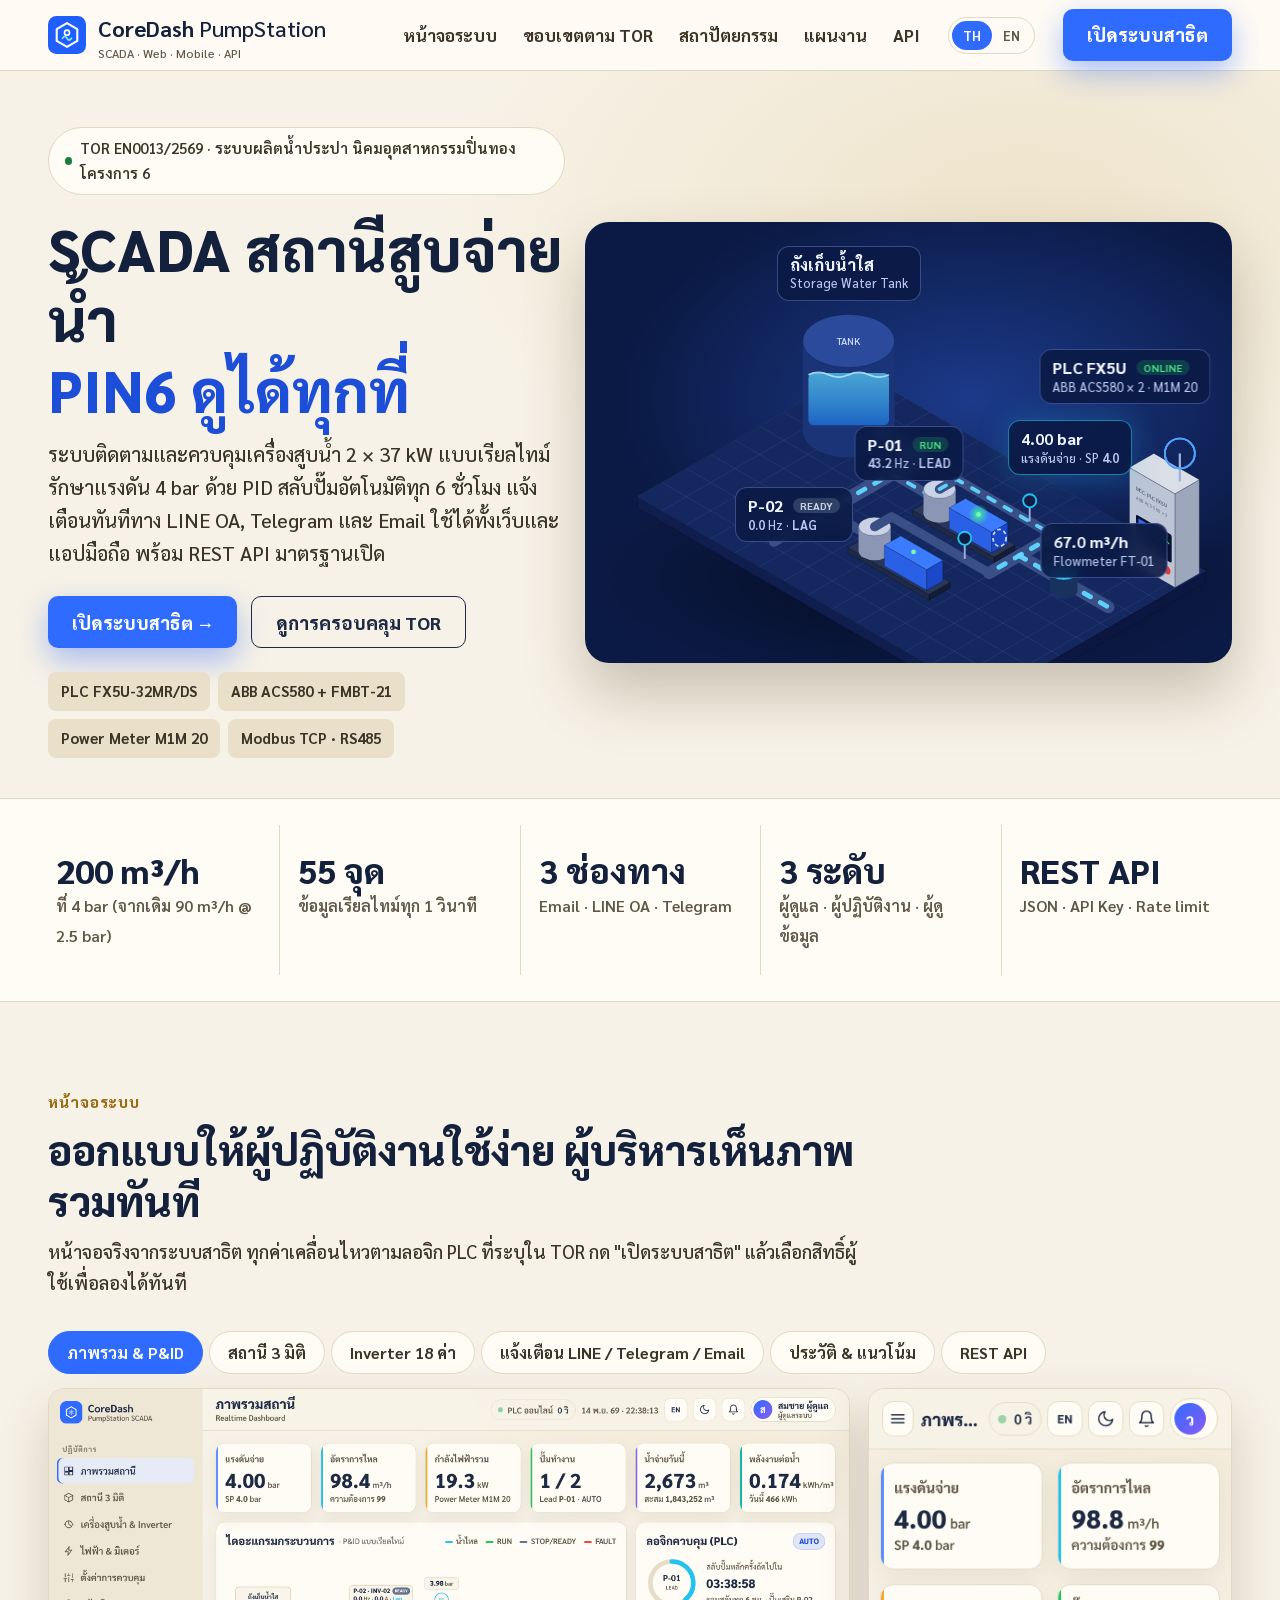
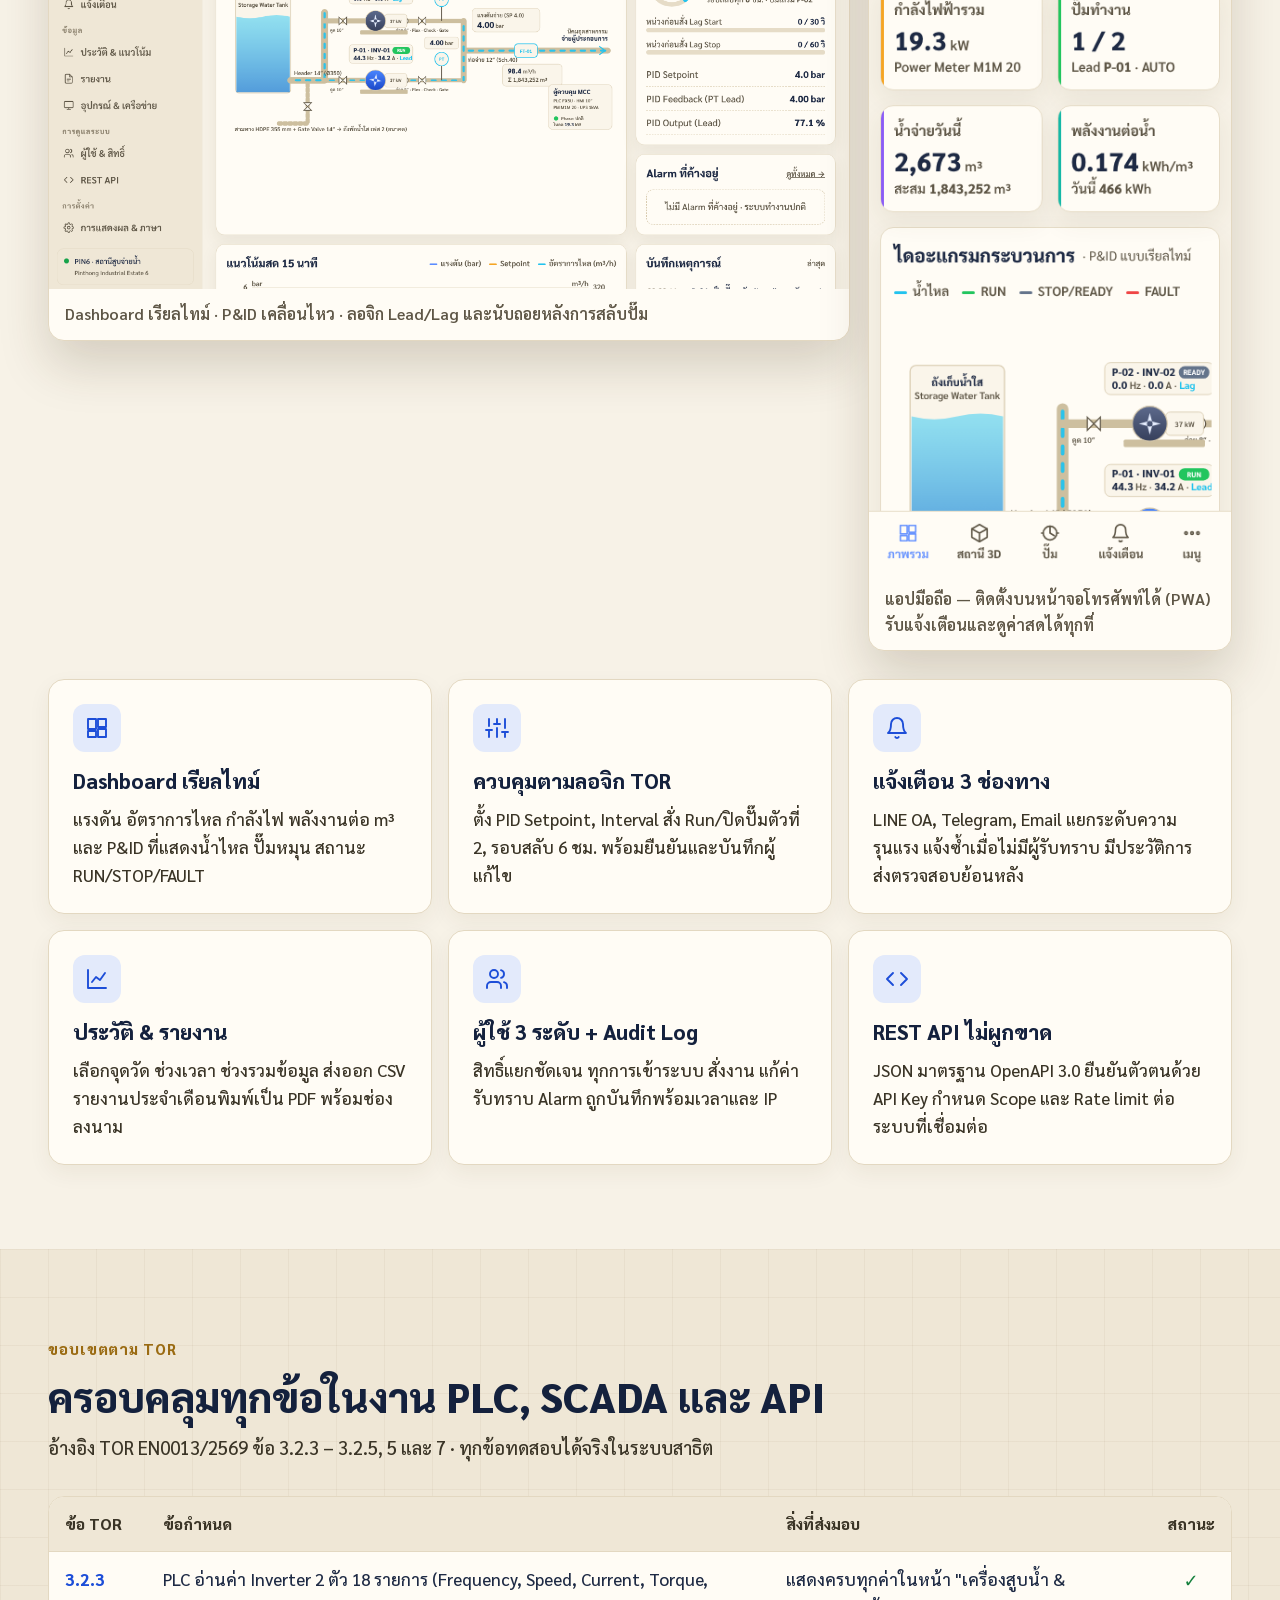
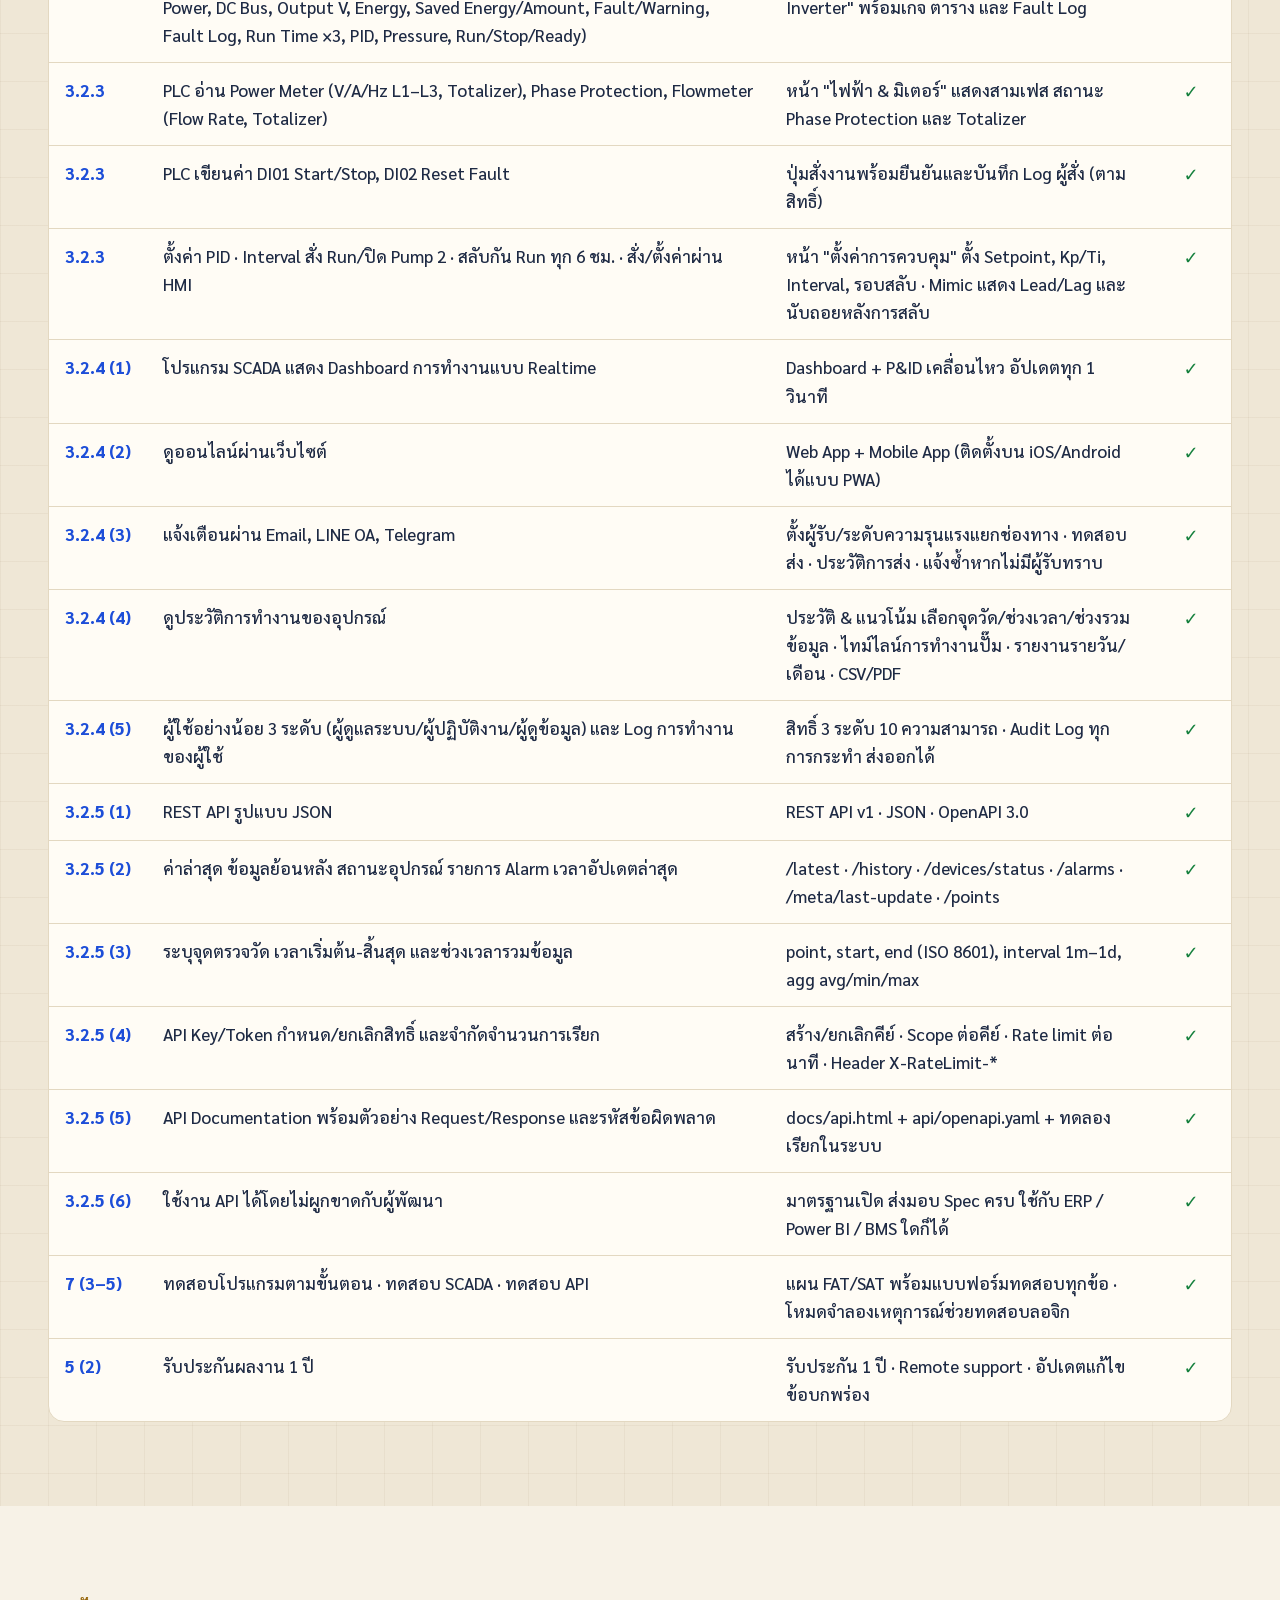
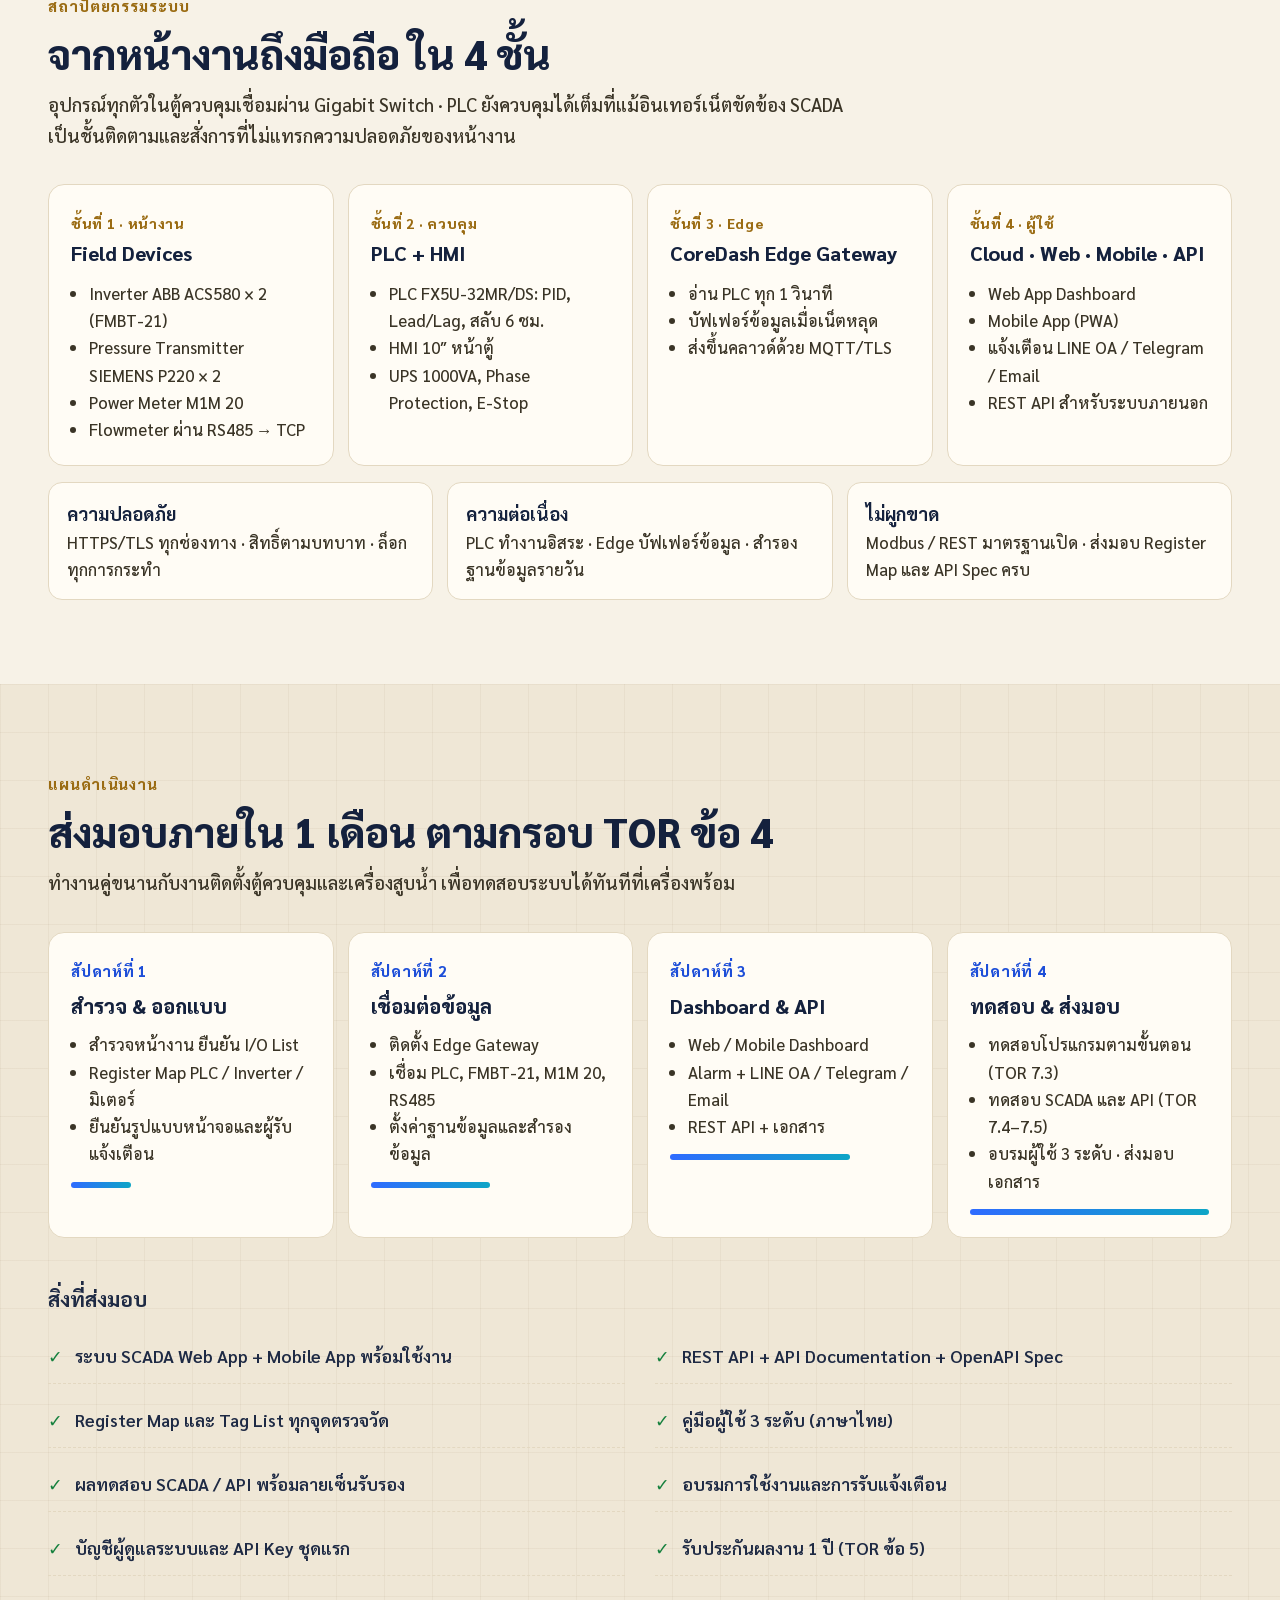
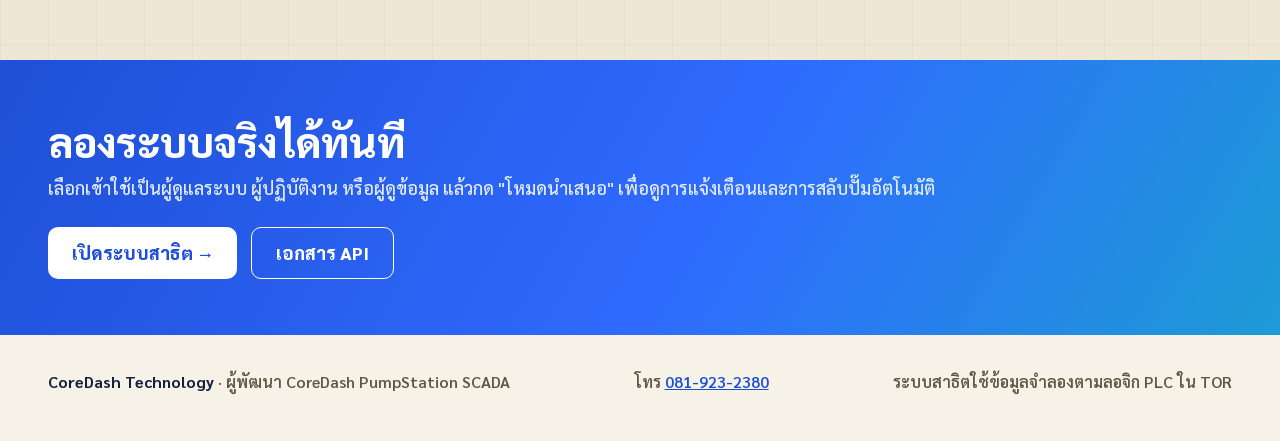
<file: index.html>
<!doctype html>
<html lang="th">
<head>
<meta charset="utf-8">
<meta name="viewport" content="width=device-width, initial-scale=1">
<title>CoreDash PumpStation · SCADA สถานีสูบจ่ายน้ำ PIN6</title>
<meta name="description" content="ข้อเสนอระบบ SCADA, Web App Dashboard, Mobile App และ REST API สำหรับสถานีสูบจ่ายน้ำประปา นิคมอุตสาหกรรมปิ่นทอง โครงการ 6 ตาม TOR EN0013/2569">
<meta name="theme-color" content="#081230">
<link rel="icon" href="app/icons/icon.svg" type="image/svg+xml">
<link rel="preconnect" href="https://fonts.googleapis.com">
<link rel="stylesheet" href="https://fonts.googleapis.com/css2?family=Sarabun:wght@400;500;600;700;800&display=swap">
<style>
:root{--bg:#F7F2E7;--bg2:#EFE7D6;--panel:#FFFCF5;--line:#E3D8C1;--text:#1E2A44;--muted:#5E5646;--blue:#2F6BFF;--cyan:#0EA5C6;--green:#15803D;--amber:#B7791F;--num:'Sarabun',sans-serif;--navy:#0B1A45}
*{box-sizing:border-box}html{scroll-behavior:smooth}
body{margin:0;background:var(--bg);color:var(--text);font-family:'Sarabun',system-ui,sans-serif;font-size:18px;font-weight:500;line-height:1.65;overflow-x:clip}
a{color:#1D4ED8}
.wrap{max-width:1240px;margin:0 auto;padding:0 28px}
.grid-bg{background-image:linear-gradient(rgba(120,100,60,.06) 1px,transparent 1px),linear-gradient(90deg,rgba(120,100,60,.06) 1px,transparent 1px);background-size:48px 48px}
header.nav{position:sticky;top:0;z-index:30;background:rgba(255,252,245,.9);backdrop-filter:blur(10px);border-bottom:1px solid var(--line)}
header .wrap{display:flex;align-items:center;gap:28px;min-height:70px}
.brand{display:flex;align-items:center;gap:12px;text-decoration:none;color:#14213D;font-family:var(--num);font-size:22px}
.brand img{width:38px;height:38px}
.brand small{display:block;font-family:'Sarabun',sans-serif;font-size:12px;color:var(--muted);line-height:1.1}
nav.links{display:flex;gap:26px;margin-left:auto;font-weight:700;font-size:17px}
nav.links a{color:#3A3426;text-decoration:none}nav.links a:hover{color:#1D4ED8}
.btn{display:inline-flex;align-items:center;gap:10px;min-height:52px;padding:0 24px;border-radius:10px;font-family:var(--num);font-weight:800;font-size:18px;text-decoration:none;white-space:nowrap}
.lang{display:flex;border:1px solid var(--line);border-radius:999px;padding:3px}.lang button{border:0;background:none;color:#5E5646;font:700 13px var(--num);padding:6px 11px;border-radius:999px;cursor:pointer}.lang button.on{background:var(--blue);color:#fff}
.btn.p{background:var(--blue);color:#fff;box-shadow:0 12px 30px rgba(47,107,255,.4)}.btn.p:hover{background:#1F57E6}
.btn.g{border:1.5px solid #1E2A44;color:#1E2A44}.btn.g:hover{background:rgba(30,42,68,.06)}
.hero{position:relative;padding:56px 0 40px;background:radial-gradient(900px 520px at 80% 20%,rgba(214,184,120,.25),transparent 65%)}
.hero .wrap{display:grid;grid-template-columns:minmax(0,1fr) minmax(0,1.25fr);gap:20px;align-items:center}
.eyebrow{display:inline-flex;align-items:center;gap:8px;padding:8px 16px;border-radius:999px;border:1px solid var(--line);background:var(--panel);font-size:15px;font-weight:600;color:#3A3426}
.eyebrow i{width:8px;height:8px;border-radius:50%;background:var(--green);animation:pulse 1.6s infinite}
h1{font-family:var(--num);font-size:clamp(40px,4.6vw,66px);font-weight:800;line-height:1.2;margin:18px 0 14px;color:#14213D}
h1 span{color:#1D4ED8}
.lead{font-size:20px;color:#3A3426;margin:0 0 26px;max-width:560px}
.cta{display:flex;gap:14px;flex-wrap:wrap}
.facts{display:flex;flex-wrap:wrap;gap:8px;margin-top:24px}
.facts span{padding:7px 13px;border-radius:8px;background:#EAE0CA;font-size:15px;font-weight:700;color:#3A3426}
.stage{position:relative;aspect-ratio:690/470;perspective:1600px;border-radius:24px;background:radial-gradient(500px 300px at 60% 40%,#1C3A8A,#0B1A45 70%);box-shadow:0 30px 60px rgba(60,45,15,.25);overflow:hidden}
.stage .iso{width:100%;height:100%;display:block;animation:tilt 14s ease-in-out infinite;transform-origin:50% 60%}
@keyframes tilt{0%,100%{transform:rotateX(3deg) rotateY(-4deg)}50%{transform:rotateX(5deg) rotateY(4deg)}}
.iso .flow{stroke-dasharray:8 12;animation:flow .9s linear infinite;opacity:.95;transition:opacity .5s}
.iso .spin{animation:spin 1s linear infinite}
.iso .pulse{animation:glow 1.6s ease-in-out infinite}
.iso .ripple{animation:rip 2.4s ease-out infinite}
.iso .wave{animation:wv 3s ease-in-out infinite}
.iso .hmi{stroke-dasharray:60;animation:hmi 3s linear infinite}
.chip3d{position:absolute;transform:translate(calc(-50% + var(--dx)),calc(-100% + var(--dy)));display:flex;flex-direction:column;padding:8px 12px;border-radius:12px;background:rgba(11,26,69,.88);border:1px solid rgba(140,170,255,.35);backdrop-filter:blur(8px);white-space:nowrap;animation:float 5s ease-in-out infinite;line-height:1.3;pointer-events:none}
.chip3d.hot{border-color:rgba(34,195,238,.6);box-shadow:0 0 30px rgba(34,195,238,.25)}
.chip3d{color:#EEF3FF}.chip3d .k{font-family:var(--num);font-weight:800;font-size:16px}.chip3d .s{font-size:12.5px;color:#B9C6EE}
.chip3d b{font-family:var(--num)}
.st{font-style:normal;font-size:10.5px;font-weight:700;padding:1px 7px;border-radius:999px;margin-left:6px;background:rgba(148,163,184,.25);color:#CBD5E1;vertical-align:2px}
.st.run{background:rgba(34,197,94,.2);color:#4ADE80}.st.fault{background:rgba(239,68,68,.25);color:#FF8A8A}
.stats{border-top:1px solid var(--line);border-bottom:1px solid var(--line);background:var(--panel)}
.stats .wrap{display:grid;grid-template-columns:repeat(5,minmax(0,1fr));gap:0}
.stats div{padding:26px 18px;border-left:1px solid var(--line)}.stats div:first-child{border-left:0}
.stats b{display:block;font-family:var(--num);font-size:34px;font-weight:800;color:#14213D;line-height:1.15}.stats span{font-size:16px;font-weight:600;color:var(--muted)}
section{padding:84px 0}
.sec-h{max-width:820px;margin-bottom:34px}
.sec-h .tag{font-size:15px;font-weight:800;letter-spacing:.06em;color:#9A6B12}
h2{font-family:var(--num);font-size:clamp(30px,3.2vw,44px);font-weight:800;line-height:1.25;margin:8px 0 10px;color:#14213D}
.sec-h p{color:#3A3426;font-size:18.5px;margin:0}
.shots{display:grid;grid-template-columns:2.2fr 1fr;gap:18px;align-items:start}
.shot{border-radius:16px;overflow:hidden;border:1px solid var(--line);background:var(--panel);box-shadow:0 24px 50px rgba(60,45,15,.18)}
.shot img{display:block;width:100%;height:auto}
.shot figcaption{padding:12px 16px;font-size:16px;font-weight:600;color:var(--muted)}
.tabs{display:flex;gap:6px;flex-wrap:wrap;margin-bottom:14px}
.tabs button{border:1px solid var(--line);background:var(--panel);color:#3A3426;padding:10px 18px;border-radius:999px;font:700 16px 'Sarabun',sans-serif;cursor:pointer}
.tabs button.on{background:var(--blue);border-color:var(--blue);color:#fff}
.feat{display:grid;grid-template-columns:repeat(3,minmax(0,1fr));gap:16px}
.f{padding:24px;border-radius:16px;background:var(--panel);border:1px solid var(--line);box-shadow:0 8px 22px rgba(60,45,15,.06)}
.f h3{margin:12px 0 6px;font-size:21px;font-weight:800;color:#14213D}.f p{margin:0;color:#3A3426;font-size:17px}
.f .ic{width:48px;height:48px;border-radius:12px;background:#E3EAFB;display:flex;align-items:center;justify-content:center}
.f .ic svg{width:24px;height:24px;fill:none;stroke:#1D4ED8;stroke-width:1.9;stroke-linecap:round;stroke-linejoin:round}
.tor{width:100%;border-collapse:collapse;font-size:17px}
.tor-wrap{border:1px solid var(--line);border-radius:16px;overflow:auto;background:var(--panel)}
.tor th{text-align:left;padding:14px 16px;background:#EFE7D6;font-size:15.5px;font-weight:800;color:#3A3426;white-space:nowrap}
.tor td{padding:13px 16px;border-top:1px solid var(--line);vertical-align:top}
.tor td.cl{font-family:var(--num);font-weight:800;white-space:nowrap;color:#1D4ED8}
.tor td.ok{color:var(--green);font-weight:700;font-size:18px;text-align:center}
.arch{display:grid;grid-template-columns:repeat(4,minmax(0,1fr));gap:14px;position:relative}
.layer{padding:22px;border-radius:16px;background:var(--panel);border:1px solid var(--line)}
.layer h4{margin:0 0 4px;font-family:var(--num);font-size:20px;font-weight:800;color:#14213D}.layer .lv{font-size:14px;color:#9A6B12;font-weight:800;letter-spacing:.05em}
.layer ul{margin:10px 0 0;padding-left:18px;color:#3A3426;font-size:16.5px}
.sec-list{display:grid;grid-template-columns:repeat(3,minmax(0,1fr));gap:14px;margin-top:16px}
.sec-list div{padding:16px 18px;border-radius:14px;border:1px solid var(--line);background:var(--panel);font-size:16.5px;color:#3A3426}.sec-list b{color:#14213D;display:block;font-size:18px}
.plan{display:grid;grid-template-columns:repeat(4,minmax(0,1fr));gap:14px}
.wk{padding:22px;border-radius:16px;background:var(--panel);border:1px solid var(--line);position:relative}
.wk .n{font-family:var(--num);font-size:15px;font-weight:800;color:#1D4ED8;letter-spacing:.05em}
.wk h4{margin:6px 0 8px;font-size:20px;font-weight:800;color:#14213D}.wk ul{margin:0;padding-left:18px;color:#3A3426;font-size:16.5px}
.wk .bar{height:6px;border-radius:6px;background:linear-gradient(90deg,var(--blue),var(--cyan));margin-top:14px}
.deliv{display:grid;grid-template-columns:repeat(2,minmax(0,1fr));gap:10px 30px;padding:0;list-style:none;margin:0}
.deliv li{font-size:17.5px;font-weight:600;padding:12px 0;border-bottom:1px dashed var(--line);display:flex;gap:12px}.deliv li::before{content:"✓";color:var(--green);font-weight:700}
.cta-band{background:linear-gradient(120deg,#1F4FD6,#2F6BFF 55%,#1D9BD6);padding:56px 0}
.cta-band .wrap{display:flex;align-items:center;justify-content:space-between;gap:24px;flex-wrap:wrap}
.cta-band h2{margin:0}.cta-band p{margin:6px 0 0;color:#E3ECFF;font-size:18px}.cta-band h2{color:#fff}.cta-band .btn.g{border-color:#fff;color:#fff}
.cta-band .btn.p{background:#fff;color:#1F4FD6;box-shadow:none}
footer{padding:34px 0 46px;color:var(--muted);font-size:16px;font-weight:600}
footer .wrap{display:flex;gap:16px;flex-wrap:wrap;justify-content:space-between}
@keyframes flow{to{stroke-dashoffset:-40}}@keyframes spin{to{transform:rotate(360deg)}}@keyframes pulse{50%{opacity:.35}}
@keyframes glow{0%,100%{opacity:.5}50%{opacity:1}}@keyframes rip{0%{transform:scale(.3);opacity:.9}100%{transform:scale(2.6);opacity:0}}
@keyframes wv{50%{transform:translateX(-4px)}}@keyframes hmi{from{stroke-dashoffset:60}to{stroke-dashoffset:-60}}
@keyframes float{0%,100%{margin-top:0}50%{margin-top:-5px}}
@media (max-width:1024px){.hero .wrap{grid-template-columns:1fr}nav.links{display:none}.stats .wrap{grid-template-columns:repeat(3,1fr)}.feat,.arch,.plan{grid-template-columns:repeat(2,1fr)}.shots{grid-template-columns:1fr}.sec-list{grid-template-columns:1fr 1fr}}
@media (max-width:640px){.wrap{padding:0 18px}.lang{margin-left:auto}.stats .wrap{grid-template-columns:1fr 1fr}.stats div{border-left:0;border-top:1px solid var(--line)}.feat,.arch,.plan,.deliv,.sec-list{grid-template-columns:1fr}.chip3d{transform:translate(-50%,-100%) scale(.72);transform-origin:50% 100%}.chip3d .s{display:none}header .btn{display:none}section{padding:60px 0}}
@media (prefers-reduced-motion:reduce){*{animation:none !important}}
</style>
</head>
<body>
<header class="nav"><div class="wrap">
<a class="brand" href="#top"><img src="app/icons/icon.svg" alt=""><span><b>CoreDash</b> PumpStation<small>SCADA · Web · Mobile · API</small></span></a>
<nav class="links" aria-label="เมนูหลัก"><a href="#screens">หน้าจอระบบ</a><a href="#tor">ขอบเขตตาม TOR</a><a href="#arch">สถาปัตยกรรม</a><a href="#plan">แผนงาน</a><a href="docs/api.html">API</a></nav>
<div class="lang"><button data-lang-btn="th">TH</button><button data-lang-btn="en">EN</button></div>
<a class="btn p" href="app/">เปิดระบบสาธิต</a>
</div></header>

<div class="hero grid-bg" id="top"><div class="wrap">
<div>
<span class="eyebrow"><i></i>TOR EN0013/2569 · ระบบผลิตน้ำประปา นิคมอุตสาหกรรมปิ่นทอง โครงการ 6</span>
<h1>SCADA สถานีสูบจ่ายน้ำ<br><span>PIN6 ดูได้ทุกที่</span></h1>
<p class="lead">ระบบติดตามและควบคุมเครื่องสูบน้ำ 2 × 37 kW แบบเรียลไทม์ รักษาแรงดัน 4 bar ด้วย PID สลับปั๊มอัตโนมัติทุก 6 ชั่วโมง แจ้งเตือนทันทีทาง LINE OA, Telegram และ Email ใช้ได้ทั้งเว็บและแอปมือถือ พร้อม REST API มาตรฐานเปิด</p>
<div class="cta"><a class="btn p" href="app/">เปิดระบบสาธิต →</a><a class="btn g" href="#tor">ดูการครอบคลุม TOR</a></div>
<div class="facts"><span>PLC FX5U-32MR/DS</span><span>ABB ACS580 + FMBT-21</span><span>Power Meter M1M 20</span><span>Modbus TCP · RS485</span></div>
</div>
<div class="stage"><svg viewBox="70 -20 690 470" class="iso" role="img" aria-label="ภาพจำลอง 3 มิติ สถานีสูบจ่ายน้ำ PIN6: ถังน้ำใส ปั๊ม 2 ชุด ท่อดูด 14 นิ้ว ท่อจ่าย 12 นิ้ว Flowmeter และตู้ควบคุม"><defs><linearGradient id="wt" x1="0" x2="0" y1="0" y2="1"><stop offset="0" stop-color="#5FD9FF" stop-opacity=".75"/><stop offset="1" stop-color="#1C6FD6" stop-opacity=".9"/></linearGradient><radialGradient id="gl"><stop offset="0" stop-color="#3CF08C"/><stop offset="1" stop-color="#3CF08C" stop-opacity="0"/></radialGradient><radialGradient id="sh"><stop offset="0" stop-color="#000" stop-opacity=".5"/><stop offset="1" stop-color="#000" stop-opacity="0"/></radialGradient></defs><ellipse cx="429" cy="360" rx="360" ry="120" fill="url(#sh)"/><polygon points="732.4,365.0 498.6,500.0 498.6,488.0 732.4,353.0" fill="#0B1740" stroke="rgba(5,10,30,.35)" stroke-width="0.7" stroke-linejoin="round"/><polygon points="126.2,285.0 498.6,500.0 498.6,488.0 126.2,273.0" fill="#0F1E4E" stroke="rgba(5,10,30,.35)" stroke-width="0.7" stroke-linejoin="round"/><polygon points="360.0,138.0 732.4,353.0 498.6,488.0 126.2,273.0" fill="#14275E" stroke="rgba(5,10,30,.35)" stroke-width="0.7" stroke-linejoin="round"/><g transform="matrix(0.8660254 0.5 -0.8660254 0.5 360 138)"><line x1="0" y1="0" x2="0" y2="270" stroke="rgba(122,162,255,.12)" stroke-width="1"/><line x1="30" y1="0" x2="30" y2="270" stroke="rgba(122,162,255,.12)" stroke-width="1"/><line x1="60" y1="0" x2="60" y2="270" stroke="rgba(122,162,255,.12)" stroke-width="1"/><line x1="90" y1="0" x2="90" y2="270" stroke="rgba(122,162,255,.12)" stroke-width="1"/><line x1="120" y1="0" x2="120" y2="270" stroke="rgba(122,162,255,.12)" stroke-width="1"/><line x1="150" y1="0" x2="150" y2="270" stroke="rgba(122,162,255,.12)" stroke-width="1"/><line x1="180" y1="0" x2="180" y2="270" stroke="rgba(122,162,255,.12)" stroke-width="1"/><line x1="210" y1="0" x2="210" y2="270" stroke="rgba(122,162,255,.12)" stroke-width="1"/><line x1="240" y1="0" x2="240" y2="270" stroke="rgba(122,162,255,.12)" stroke-width="1"/><line x1="270" y1="0" x2="270" y2="270" stroke="rgba(122,162,255,.12)" stroke-width="1"/><line x1="300" y1="0" x2="300" y2="270" stroke="rgba(122,162,255,.12)" stroke-width="1"/><line x1="330" y1="0" x2="330" y2="270" stroke="rgba(122,162,255,.12)" stroke-width="1"/><line x1="360" y1="0" x2="360" y2="270" stroke="rgba(122,162,255,.12)" stroke-width="1"/><line x1="390" y1="0" x2="390" y2="270" stroke="rgba(122,162,255,.12)" stroke-width="1"/><line x1="420" y1="0" x2="420" y2="270" stroke="rgba(122,162,255,.12)" stroke-width="1"/><line x1="0" y1="0" x2="430" y2="0" stroke="rgba(122,162,255,.12)" stroke-width="1"/><line x1="0" y1="30" x2="430" y2="30" stroke="rgba(122,162,255,.12)" stroke-width="1"/><line x1="0" y1="60" x2="430" y2="60" stroke="rgba(122,162,255,.12)" stroke-width="1"/><line x1="0" y1="90" x2="430" y2="90" stroke="rgba(122,162,255,.12)" stroke-width="1"/><line x1="0" y1="120" x2="430" y2="120" stroke="rgba(122,162,255,.12)" stroke-width="1"/><line x1="0" y1="150" x2="430" y2="150" stroke="rgba(122,162,255,.12)" stroke-width="1"/><line x1="0" y1="180" x2="430" y2="180" stroke="rgba(122,162,255,.12)" stroke-width="1"/><line x1="0" y1="210" x2="430" y2="210" stroke="rgba(122,162,255,.12)" stroke-width="1"/><line x1="0" y1="240" x2="430" y2="240" stroke="rgba(122,162,255,.12)" stroke-width="1"/><line x1="0" y1="270" x2="430" y2="270" stroke="rgba(122,162,255,.12)" stroke-width="1"/></g><ellipse cx="351.3" cy="203.0" rx="49.0" ry="28.3" fill="#1B3478"/><rect x="302.4" y="107.0" width="98.0" height="96.0" fill="#1B3478"/><ellipse cx="351.3" cy="107.0" rx="49.0" ry="28.3" fill="#2B4A9C" stroke="rgba(5,10,30,.35)" stroke-width="0.7" stroke-linejoin="round"/><rect x="308.4" y="141.0" width="86.0" height="56.0" rx="6" fill="url(#wt)" opacity=".9"/><path class="wave" d="M308.4 143.0 q 10.7 -5 21.5 0 t 21.5 0 t 21.5 0 t 21.5 0" fill="none" stroke="#BFF1FF" stroke-width="2" opacity=".8"/><text x="351.3" y="111.0" text-anchor="middle" font-size="11" fill="#CFE0FF" font-family="Sarabun">TANK</text><path d="M386.0 205.0 L429.3 230.0 L308.0 300.0" fill="none" stroke="#3A4F86" stroke-width="15" stroke-linecap="round" stroke-linejoin="round" class="" /><path d="M386.0 205.0 L429.3 230.0 L308.0 300.0" fill="none" stroke="#5FD9FF" stroke-width="5" stroke-linecap="round" stroke-linejoin="round" class="flow f1" /><path d="M308.0 300.0 L269.1 322.5" fill="none" stroke="#3A4F86" stroke-width="11" stroke-linecap="round" stroke-linejoin="round" class="" stroke-dasharray="6 6"/><polygon points="725.5,355.0 699.5,370.0 699.5,270.0 725.5,255.0" fill="#9DA7BC" stroke="rgba(5,10,30,.35)" stroke-width="0.7" stroke-linejoin="round"/><polygon points="651.0,342.0 699.5,370.0 699.5,270.0 651.0,242.0" fill="#BCC5D6" stroke="rgba(5,10,30,.35)" stroke-width="0.7" stroke-linejoin="round"/><polygon points="677.0,227.0 725.5,255.0 699.5,270.0 651.0,242.0" fill="#D9DEE7" stroke="rgba(5,10,30,.35)" stroke-width="0.7" stroke-linejoin="round"/><g transform="matrix(0.8660254 0.5 0 1 650.98 242.00)"><rect x="8" y="46" width="44" height="30" rx="2" fill="#071233"/><polyline class="hmi" points="11,70 17,64 23,66 29,58 35,61 41,54 49,57" fill="none" stroke="#3CF08C" stroke-width="1.4"/><rect x="11" y="49" width="14" height="5" fill="#2F6BFF"/><circle cx="12" cy="86" r="3" fill="#22C55E"/><circle cx="21" cy="86" r="3" fill="#F5A524"/><circle cx="46" cy="86" r="4.5" fill="#E53935"/><text x="8" y="20" font-size="6" fill="#4A5570" font-family="Sarabun">MCC · PLC FX5U</text><text x="8" y="30" font-size="5" fill="#6A7590" font-family="Sarabun">ABB ACS580 × 2</text></g><line x1="704.7" y1="257.0" x2="704.7" y2="227.0" stroke="#9FB0DE" stroke-width="2.4"/><circle class="ripple" cx="704.7" cy="227.0" r="16" fill="none" stroke="#4DA3FF" stroke-width="1.8" style="animation-delay:-0.0s;transform-origin:704.7px 227.0px"/><circle class="ripple" cx="704.7" cy="227.0" r="16" fill="none" stroke="#4DA3FF" stroke-width="1.8" style="animation-delay:-0.8s;transform-origin:704.7px 227.0px"/><circle class="ripple" cx="704.7" cy="227.0" r="16" fill="none" stroke="#4DA3FF" stroke-width="1.8" style="animation-delay:-1.6s;transform-origin:704.7px 227.0px"/><path d="M397.2 248.5 L437.1 271.5" fill="none" stroke="#3A4F86" stroke-width="10" stroke-linecap="round" stroke-linejoin="round" class="" /><path d="M397.2 248.5 L437.1 271.5" fill="none" stroke="#5FD9FF" stroke-width="4" stroke-linecap="round" stroke-linejoin="round" class="flow pp1" /><polygon points="528.9,330.5 506.4,343.5 506.4,337.5 528.9,324.5" fill="#151C33" stroke="rgba(5,10,30,.35)" stroke-width="0.7" stroke-linejoin="round"/><polygon points="419.8,293.5 506.4,343.5 506.4,337.5 419.8,287.5" fill="#1E2847" stroke="rgba(5,10,30,.35)" stroke-width="0.7" stroke-linejoin="round"/><polygon points="442.3,274.5 528.9,324.5 506.4,337.5 419.8,287.5" fill="#2A355A" stroke="rgba(5,10,30,.35)" stroke-width="0.7" stroke-linejoin="round"/><ellipse cx="448.3" cy="291.0" rx="17.1" ry="9.9" fill="#8A96B4"/><rect x="431.2" y="265.0" width="34.3" height="26.0" fill="#8A96B4"/><ellipse cx="448.3" cy="265.0" rx="17.1" ry="9.9" fill="#C9D2E6" stroke="rgba(5,10,30,.35)" stroke-width="0.7" stroke-linejoin="round"/><polygon points="521.1,323.0 503.8,333.0 503.8,311.0 521.1,301.0" fill="#1B47C9" stroke="rgba(5,10,30,.35)" stroke-width="0.7" stroke-linejoin="round"/><polygon points="458.7,307.0 503.8,333.0 503.8,311.0 458.7,285.0" fill="#2A60E6" stroke="rgba(5,10,30,.35)" stroke-width="0.7" stroke-linejoin="round"/><polygon points="476.0,275.0 521.1,301.0 503.8,311.0 458.7,285.0" fill="#3B7BFF" stroke="rgba(5,10,30,.35)" stroke-width="0.7" stroke-linejoin="round"/><g class="spin pp1" style="transform-origin:512.4px 317.0px"><ellipse cx="512.4" cy="317.0" rx="7" ry="9" fill="none" stroke="#BFD3FF" stroke-width="2" stroke-dasharray="4 3"/></g><circle class="pulse pp1" cx="489.9" cy="292.0" r="11" fill="url(#gl)"/><circle cx="489.9" cy="292.0" r="2.6" fill="#7CF5B0"/><path d="M448.3 265.0 L466.5 254.5 L570.4 314.5" fill="none" stroke="#3A4F86" stroke-width="10" stroke-linecap="round" stroke-linejoin="round" class="" /><path d="M448.3 265.0 L466.5 254.5 L570.4 314.5" fill="none" stroke="#5FD9FF" stroke-width="4" stroke-linecap="round" stroke-linejoin="round" class="flow pp1" /><line x1="544.5" y1="299.5" x2="544.5" y2="277.5" stroke="#9FB0DE" stroke-width="2"/><circle cx="544.5" cy="277.5" r="7" fill="#0F1D45" stroke="#22C3EE" stroke-width="2"/><path d="M328.0 288.5 L367.8 311.5" fill="none" stroke="#3A4F86" stroke-width="10" stroke-linecap="round" stroke-linejoin="round" class="" /><path d="M328.0 288.5 L367.8 311.5" fill="none" stroke="#5FD9FF" stroke-width="4" stroke-linecap="round" stroke-linejoin="round" class="flow pp2" /><polygon points="459.6,370.5 437.1,383.5 437.1,377.5 459.6,364.5" fill="#151C33" stroke="rgba(5,10,30,.35)" stroke-width="0.7" stroke-linejoin="round"/><polygon points="350.5,333.5 437.1,383.5 437.1,377.5 350.5,327.5" fill="#1E2847" stroke="rgba(5,10,30,.35)" stroke-width="0.7" stroke-linejoin="round"/><polygon points="373.0,314.5 459.6,364.5 437.1,377.5 350.5,327.5" fill="#2A355A" stroke="rgba(5,10,30,.35)" stroke-width="0.7" stroke-linejoin="round"/><ellipse cx="379.1" cy="331.0" rx="17.1" ry="9.9" fill="#8A96B4"/><rect x="361.9" y="305.0" width="34.3" height="26.0" fill="#8A96B4"/><ellipse cx="379.1" cy="305.0" rx="17.1" ry="9.9" fill="#C9D2E6" stroke="rgba(5,10,30,.35)" stroke-width="0.7" stroke-linejoin="round"/><polygon points="451.8,363.0 434.5,373.0 434.5,351.0 451.8,341.0" fill="#1B47C9" stroke="rgba(5,10,30,.35)" stroke-width="0.7" stroke-linejoin="round"/><polygon points="389.4,347.0 434.5,373.0 434.5,351.0 389.4,325.0" fill="#2A60E6" stroke="rgba(5,10,30,.35)" stroke-width="0.7" stroke-linejoin="round"/><polygon points="406.8,315.0 451.8,341.0 434.5,351.0 389.4,325.0" fill="#3B7BFF" stroke="rgba(5,10,30,.35)" stroke-width="0.7" stroke-linejoin="round"/><g class="spin pp2" style="transform-origin:443.1px 357.0px"><ellipse cx="443.1" cy="357.0" rx="7" ry="9" fill="none" stroke="#BFD3FF" stroke-width="2" stroke-dasharray="4 3"/></g><circle class="pulse pp2" cx="420.6" cy="332.0" r="11" fill="url(#gl)"/><circle cx="420.6" cy="332.0" r="2.6" fill="#7CF5B0"/><path d="M379.1 305.0 L397.2 294.5 L501.2 354.5" fill="none" stroke="#3A4F86" stroke-width="10" stroke-linecap="round" stroke-linejoin="round" class="" /><path d="M379.1 305.0 L397.2 294.5 L501.2 354.5" fill="none" stroke="#5FD9FF" stroke-width="4" stroke-linecap="round" stroke-linejoin="round" class="flow pp2" /><line x1="475.2" y1="339.5" x2="475.2" y2="317.5" stroke="#9FB0DE" stroke-width="2"/><circle cx="475.2" cy="317.5" r="7" fill="#0F1D45" stroke="#22C3EE" stroke-width="2"/><path d="M570.4 314.5 L501.2 354.5" fill="none" stroke="#3A4F86" stroke-width="13" stroke-linecap="round" stroke-linejoin="round" class="" /><path d="M533.2 336.0 L628.5 391.0" fill="none" stroke="#3A4F86" stroke-width="13" stroke-linecap="round" stroke-linejoin="round" class="" /><path d="M570.4 314.5 L501.2 354.5" fill="none" stroke="#5FD9FF" stroke-width="5" stroke-linecap="round" stroke-linejoin="round" class="flow f2" /><path d="M533.2 336.0 L628.5 391.0" fill="none" stroke="#5FD9FF" stroke-width="5" stroke-linecap="round" stroke-linejoin="round" class="flow f2" /><ellipse cx="580.8" cy="373.5" rx="14.7" ry="8.5" fill="#17325F"/><rect x="566.1" y="353.5" width="29.4" height="20.0" fill="#17325F"/><ellipse cx="580.8" cy="353.5" rx="14.7" ry="8.5" fill="#22C3EE" stroke="rgba(5,10,30,.35)" stroke-width="0.7" stroke-linejoin="round"/><text x="580.8" y="343.5" text-anchor="middle" font-size="10" fill="#7FE3FF" font-family="Sarabun">FT-01</text></svg><div class="chip3d " style="left:40.8%;top:21.9%;--dx:0px;--dy:-18px"><span class="k">ถังเก็บน้ำใส</span><span class="s">Storage Water Tank</span></div><div class="chip3d hot" style="left:68.8%;top:63.3%;--dx:40px;--dy:-26px"><span class="k"><b data-l="pressure">4.00</b> bar</span><span class="s">แรงดันจ่าย · SP <b data-l="sp">4.0</b></span></div><div class="chip3d " style="left:60.9%;top:66.4%;--dx:-70px;--dy:-34px"><span class="k">P-01 <i class="st" data-l="p1st">RUN</i></span><span class="s"><b data-l="p1f">44.6</b> Hz · <b data-l="p1r">LEAD</b></span></div><div class="chip3d " style="left:50.8%;top:74.9%;--dx:-120px;--dy:-10px"><span class="k">P-02 <i class="st" data-l="p2st">READY</i></span><span class="s"><b data-l="p2f">0.0</b> Hz · <b data-l="p2r">LAG</b></span></div><div class="chip3d " style="left:74.0%;top:79.0%;--dx:40px;--dy:8px"><span class="k"><b data-l="flow">106.2</b> m³/h</span><span class="s">Flowmeter FT-01</span></div><div class="chip3d " style="left:89.6%;top:57.1%;--dx:-40px;--dy:-70px"><span class="k">PLC FX5U <i class="st run">ONLINE</i></span><span class="s">ABB ACS580 × 2 · M1M 20</span></div></div>
</div></div>

<div class="stats"><div class="wrap">
<div><b>200 m³/h</b><span>ที่ 4 bar (จากเดิม 90 m³/h @ 2.5 bar)</span></div>
<div><b>55 จุด</b><span>ข้อมูลเรียลไทม์ทุก 1 วินาที</span></div>
<div><b>3 ช่องทาง</b><span>Email · LINE OA · Telegram</span></div>
<div><b>3 ระดับ</b><span>ผู้ดูแล · ผู้ปฏิบัติงาน · ผู้ดูข้อมูล</span></div>
<div><b>REST API</b><span>JSON · API Key · Rate limit</span></div>
</div></div>

<section id="screens"><div class="wrap">
<div class="sec-h"><span class="tag">หน้าจอระบบ</span><h2>ออกแบบให้ผู้ปฏิบัติงานใช้ง่าย ผู้บริหารเห็นภาพรวมทันที</h2><p>หน้าจอจริงจากระบบสาธิต ทุกค่าเคลื่อนไหวตามลอจิก PLC ที่ระบุใน TOR กด "เปิดระบบสาธิต" แล้วเลือกสิทธิ์ผู้ใช้เพื่อลองได้ทันที</p></div>
<div class="tabs" role="tablist">
<button class="on" data-shot="overview">ภาพรวม & P&amp;ID</button><button data-shot="station">สถานี 3 มิติ</button><button data-shot="pumps">Inverter 18 ค่า</button><button data-shot="alarms">แจ้งเตือน LINE / Telegram / Email</button><button data-shot="history">ประวัติ & แนวโน้ม</button><button data-shot="api">REST API</button></div>
<div class="shots">
<figure class="shot" style="margin:0"><img id="shotImg" src="assets/shot-overview.png" alt="หน้าจอภาพรวมสถานีสูบน้ำ" loading="lazy" width="1440" height="900"><figcaption id="shotCap">Dashboard เรียลไทม์ · P&amp;ID เคลื่อนไหว · ลอจิก Lead/Lag และนับถอยหลังการสลับปั๊ม</figcaption></figure>
<figure class="shot" style="margin:0"><img src="assets/shot-mobile.png" alt="หน้าจอแอปมือถือ" loading="lazy" width="390" height="844"><figcaption>แอปมือถือ — ติดตั้งบนหน้าจอโทรศัพท์ได้ (PWA) รับแจ้งเตือนและดูค่าสดได้ทุกที่</figcaption></figure>
</div>
<div class="feat" style="margin-top:28px">
<div class="f"><div class="ic"><svg viewBox="0 0 24 24"><path d="M3 13h8V3H3zM13 21h8v-8h-8zM3 21h8v-6H3zM13 3v8h8V3z"/></svg></div><h3>Dashboard เรียลไทม์</h3><p>แรงดัน อัตราการไหล กำลังไฟ พลังงานต่อ m³ และ P&amp;ID ที่แสดงน้ำไหล ปั๊มหมุน สถานะ RUN/STOP/FAULT</p></div>
<div class="f"><div class="ic"><svg viewBox="0 0 24 24"><path d="M4 21v-7M4 10V3M12 21v-9M12 8V3M20 21v-5M20 12V3M1 14h6M9 8h6M17 16h6"/></svg></div><h3>ควบคุมตามลอจิก TOR</h3><p>ตั้ง PID Setpoint, Interval สั่ง Run/ปิดปั๊มตัวที่ 2, รอบสลับ 6 ชม. พร้อมยืนยันและบันทึกผู้แก้ไข</p></div>
<div class="f"><div class="ic"><svg viewBox="0 0 24 24"><path d="M6 8a6 6 0 1 1 12 0c0 7 3 9 3 9H3s3-2 3-9"/><path d="M10.3 21a1.94 1.94 0 0 0 3.4 0"/></svg></div><h3>แจ้งเตือน 3 ช่องทาง</h3><p>LINE OA, Telegram, Email แยกระดับความรุนแรง แจ้งซ้ำเมื่อไม่มีผู้รับทราบ มีประวัติการส่งตรวจสอบย้อนหลัง</p></div>
<div class="f"><div class="ic"><svg viewBox="0 0 24 24"><path d="M3 3v18h18"/><path d="M7 15l4-5 4 3 5-7"/></svg></div><h3>ประวัติ & รายงาน</h3><p>เลือกจุดวัด ช่วงเวลา ช่วงรวมข้อมูล ส่งออก CSV รายงานประจำเดือนพิมพ์เป็น PDF พร้อมช่องลงนาม</p></div>
<div class="f"><div class="ic"><svg viewBox="0 0 24 24"><path d="M16 21v-2a4 4 0 0 0-4-4H6a4 4 0 0 0-4 4v2"/><circle cx="9" cy="7" r="4"/><path d="M22 21v-2a4 4 0 0 0-3-3.87M16 3.13a4 4 0 0 1 0 7.75"/></svg></div><h3>ผู้ใช้ 3 ระดับ + Audit Log</h3><p>สิทธิ์แยกชัดเจน ทุกการเข้าระบบ สั่งงาน แก้ค่า รับทราบ Alarm ถูกบันทึกพร้อมเวลาและ IP</p></div>
<div class="f"><div class="ic"><svg viewBox="0 0 24 24"><path d="M16 18l6-6-6-6M8 6l-6 6 6 6"/></svg></div><h3>REST API ไม่ผูกขาด</h3><p>JSON มาตรฐาน OpenAPI 3.0 ยืนยันตัวตนด้วย API Key กำหนด Scope และ Rate limit ต่อระบบที่เชื่อมต่อ</p></div>
</div>
</div></section>

<section id="tor" class="grid-bg" style="background-color:#EFE7D6"><div class="wrap">
<div class="sec-h"><span class="tag">ขอบเขตตาม TOR</span><h2>ครอบคลุมทุกข้อในงาน PLC, SCADA และ API</h2><p>อ้างอิง TOR EN0013/2569 ข้อ 3.2.3 – 3.2.5, 5 และ 7 · ทุกข้อทดสอบได้จริงในระบบสาธิต</p></div>
<div class="tor-wrap"><table class="tor"><thead><tr><th>ข้อ TOR</th><th>ข้อกำหนด</th><th>สิ่งที่ส่งมอบ</th><th>สถานะ</th></tr></thead><tbody><tr><td class="cl">3.2.3</td><td>PLC อ่านค่า Inverter 2 ตัว 18 รายการ (Frequency, Speed, Current, Torque, Power, DC Bus, Output V, Energy, Saved Energy/Amount, Fault/Warning, Fault Log, Run Time ×3, PID, Pressure, Run/Stop/Ready)</td><td>แสดงครบทุกค่าในหน้า "เครื่องสูบน้ำ & Inverter" พร้อมเกจ ตาราง และ Fault Log</td><td class="ok">✓</td></tr><tr><td class="cl">3.2.3</td><td>PLC อ่าน Power Meter (V/A/Hz L1–L3, Totalizer), Phase Protection, Flowmeter (Flow Rate, Totalizer)</td><td>หน้า "ไฟฟ้า & มิเตอร์" แสดงสามเฟส สถานะ Phase Protection และ Totalizer</td><td class="ok">✓</td></tr><tr><td class="cl">3.2.3</td><td>PLC เขียนค่า DI01 Start/Stop, DI02 Reset Fault</td><td>ปุ่มสั่งงานพร้อมยืนยันและบันทึก Log ผู้สั่ง (ตามสิทธิ์)</td><td class="ok">✓</td></tr><tr><td class="cl">3.2.3</td><td>ตั้งค่า PID · Interval สั่ง Run/ปิด Pump 2 · สลับกัน Run ทุก 6 ชม. · สั่ง/ตั้งค่าผ่าน HMI</td><td>หน้า "ตั้งค่าการควบคุม" ตั้ง Setpoint, Kp/Ti, Interval, รอบสลับ · Mimic แสดง Lead/Lag และนับถอยหลังการสลับ</td><td class="ok">✓</td></tr><tr><td class="cl">3.2.4 (1)</td><td>โปรแกรม SCADA แสดง Dashboard การทำงานแบบ Realtime</td><td>Dashboard + P&ID เคลื่อนไหว อัปเดตทุก 1 วินาที</td><td class="ok">✓</td></tr><tr><td class="cl">3.2.4 (2)</td><td>ดูออนไลน์ผ่านเว็บไซต์</td><td>Web App + Mobile App (ติดตั้งบน iOS/Android ได้แบบ PWA)</td><td class="ok">✓</td></tr><tr><td class="cl">3.2.4 (3)</td><td>แจ้งเตือนผ่าน Email, LINE OA, Telegram</td><td>ตั้งผู้รับ/ระดับความรุนแรงแยกช่องทาง · ทดสอบส่ง · ประวัติการส่ง · แจ้งซ้ำหากไม่มีผู้รับทราบ</td><td class="ok">✓</td></tr><tr><td class="cl">3.2.4 (4)</td><td>ดูประวัติการทำงานของอุปกรณ์</td><td>ประวัติ & แนวโน้ม เลือกจุดวัด/ช่วงเวลา/ช่วงรวมข้อมูล · ไทม์ไลน์การทำงานปั๊ม · รายงานรายวัน/เดือน · CSV/PDF</td><td class="ok">✓</td></tr><tr><td class="cl">3.2.4 (5)</td><td>ผู้ใช้อย่างน้อย 3 ระดับ (ผู้ดูแลระบบ/ผู้ปฏิบัติงาน/ผู้ดูข้อมูล) และ Log การทำงานของผู้ใช้</td><td>สิทธิ์ 3 ระดับ 10 ความสามารถ · Audit Log ทุกการกระทำ ส่งออกได้</td><td class="ok">✓</td></tr><tr><td class="cl">3.2.5 (1)</td><td>REST API รูปแบบ JSON</td><td>REST API v1 · JSON · OpenAPI 3.0</td><td class="ok">✓</td></tr><tr><td class="cl">3.2.5 (2)</td><td>ค่าล่าสุด ข้อมูลย้อนหลัง สถานะอุปกรณ์ รายการ Alarm เวลาอัปเดตล่าสุด</td><td>/latest · /history · /devices/status · /alarms · /meta/last-update · /points</td><td class="ok">✓</td></tr><tr><td class="cl">3.2.5 (3)</td><td>ระบุจุดตรวจวัด เวลาเริ่มต้น-สิ้นสุด และช่วงเวลารวมข้อมูล</td><td>point, start, end (ISO 8601), interval 1m–1d, agg avg/min/max</td><td class="ok">✓</td></tr><tr><td class="cl">3.2.5 (4)</td><td>API Key/Token กำหนด/ยกเลิกสิทธิ์ และจำกัดจำนวนการเรียก</td><td>สร้าง/ยกเลิกคีย์ · Scope ต่อคีย์ · Rate limit ต่อนาที · Header X-RateLimit-*</td><td class="ok">✓</td></tr><tr><td class="cl">3.2.5 (5)</td><td>API Documentation พร้อมตัวอย่าง Request/Response และรหัสข้อผิดพลาด</td><td>docs/api.html + api/openapi.yaml + ทดลองเรียกในระบบ</td><td class="ok">✓</td></tr><tr><td class="cl">3.2.5 (6)</td><td>ใช้งาน API ได้โดยไม่ผูกขาดกับผู้พัฒนา</td><td>มาตรฐานเปิด ส่งมอบ Spec ครบ ใช้กับ ERP / Power BI / BMS ใดก็ได้</td><td class="ok">✓</td></tr><tr><td class="cl">7 (3–5)</td><td>ทดสอบโปรแกรมตามขั้นตอน · ทดสอบ SCADA · ทดสอบ API</td><td>แผน FAT/SAT พร้อมแบบฟอร์มทดสอบทุกข้อ · โหมดจำลองเหตุการณ์ช่วยทดสอบลอจิก</td><td class="ok">✓</td></tr><tr><td class="cl">5 (2)</td><td>รับประกันผลงาน 1 ปี</td><td>รับประกัน 1 ปี · Remote support · อัปเดตแก้ไขข้อบกพร่อง</td><td class="ok">✓</td></tr></tbody></table></div>
</div></section>

<section id="arch"><div class="wrap">
<div class="sec-h"><span class="tag">สถาปัตยกรรมระบบ</span><h2>จากหน้างานถึงมือถือ ใน 4 ชั้น</h2><p>อุปกรณ์ทุกตัวในตู้ควบคุมเชื่อมผ่าน Gigabit Switch · PLC ยังควบคุมได้เต็มที่แม้อินเทอร์เน็ตขัดข้อง SCADA เป็นชั้นติดตามและสั่งการที่ไม่แทรกความปลอดภัยของหน้างาน</p></div>
<div class="arch">
<div class="layer"><span class="lv">ชั้นที่ 1 · หน้างาน</span><h4>Field Devices</h4><ul><li>Inverter ABB ACS580 × 2 (FMBT-21)</li><li>Pressure Transmitter SIEMENS P220 × 2</li><li>Power Meter M1M 20</li><li>Flowmeter ผ่าน RS485 → TCP</li></ul></div>
<div class="layer"><span class="lv">ชั้นที่ 2 · ควบคุม</span><h4>PLC + HMI</h4><ul><li>PLC FX5U-32MR/DS: PID, Lead/Lag, สลับ 6 ชม.</li><li>HMI 10″ หน้าตู้</li><li>UPS 1000VA, Phase Protection, E-Stop</li></ul></div>
<div class="layer"><span class="lv">ชั้นที่ 3 · Edge</span><h4>CoreDash Edge Gateway</h4><ul><li>อ่าน PLC ทุก 1 วินาที</li><li>บัฟเฟอร์ข้อมูลเมื่อเน็ตหลุด</li><li>ส่งขึ้นคลาวด์ด้วย MQTT/TLS</li></ul></div>
<div class="layer"><span class="lv">ชั้นที่ 4 · ผู้ใช้</span><h4>Cloud · Web · Mobile · API</h4><ul><li>Web App Dashboard</li><li>Mobile App (PWA)</li><li>แจ้งเตือน LINE OA / Telegram / Email</li><li>REST API สำหรับระบบภายนอก</li></ul></div>
</div>
<div class="sec-list">
<div><b>ความปลอดภัย</b>HTTPS/TLS ทุกช่องทาง · สิทธิ์ตามบทบาท · ล็อกทุกการกระทำ</div>
<div><b>ความต่อเนื่อง</b>PLC ทำงานอิสระ · Edge บัฟเฟอร์ข้อมูล · สำรองฐานข้อมูลรายวัน</div>
<div><b>ไม่ผูกขาด</b>Modbus / REST มาตรฐานเปิด · ส่งมอบ Register Map และ API Spec ครบ</div>
</div>
</div></section>

<section id="plan" class="grid-bg" style="background-color:#EFE7D6"><div class="wrap">
<div class="sec-h"><span class="tag">แผนดำเนินงาน</span><h2>ส่งมอบภายใน 1 เดือน ตามกรอบ TOR ข้อ 4</h2><p>ทำงานคู่ขนานกับงานติดตั้งตู้ควบคุมและเครื่องสูบน้ำ เพื่อทดสอบระบบได้ทันทีที่เครื่องพร้อม</p></div>
<div class="plan">
<div class="wk"><span class="n">สัปดาห์ที่ 1</span><h4>สำรวจ & ออกแบบ</h4><ul><li>สำรวจหน้างาน ยืนยัน I/O List</li><li>Register Map PLC / Inverter / มิเตอร์</li><li>ยืนยันรูปแบบหน้าจอและผู้รับแจ้งเตือน</li></ul><div class="bar" style="width:25%"></div></div>
<div class="wk"><span class="n">สัปดาห์ที่ 2</span><h4>เชื่อมต่อข้อมูล</h4><ul><li>ติดตั้ง Edge Gateway</li><li>เชื่อม PLC, FMBT-21, M1M 20, RS485</li><li>ตั้งค่าฐานข้อมูลและสำรองข้อมูล</li></ul><div class="bar" style="width:50%"></div></div>
<div class="wk"><span class="n">สัปดาห์ที่ 3</span><h4>Dashboard & API</h4><ul><li>Web / Mobile Dashboard</li><li>Alarm + LINE OA / Telegram / Email</li><li>REST API + เอกสาร</li></ul><div class="bar" style="width:75%"></div></div>
<div class="wk"><span class="n">สัปดาห์ที่ 4</span><h4>ทดสอบ & ส่งมอบ</h4><ul><li>ทดสอบโปรแกรมตามขั้นตอน (TOR 7.3)</li><li>ทดสอบ SCADA และ API (TOR 7.4–7.5)</li><li>อบรมผู้ใช้ 3 ระดับ · ส่งมอบเอกสาร</li></ul><div class="bar" style="width:100%"></div></div>
</div>
<h3 style="font-family:var(--num);margin:44px 0 14px">สิ่งที่ส่งมอบ</h3>
<ul class="deliv"><li>ระบบ SCADA Web App + Mobile App พร้อมใช้งาน</li><li>REST API + API Documentation + OpenAPI Spec</li><li>Register Map และ Tag List ทุกจุดตรวจวัด</li><li>คู่มือผู้ใช้ 3 ระดับ (ภาษาไทย)</li><li>ผลทดสอบ SCADA / API พร้อมลายเซ็นรับรอง</li><li>อบรมการใช้งานและการรับแจ้งเตือน</li><li>บัญชีผู้ดูแลระบบและ API Key ชุดแรก</li><li>รับประกันผลงาน 1 ปี (TOR ข้อ 5)</li></ul>
</div></section>

<div class="cta-band"><div class="wrap"><div><h2>ลองระบบจริงได้ทันที</h2><p>เลือกเข้าใช้เป็นผู้ดูแลระบบ ผู้ปฏิบัติงาน หรือผู้ดูข้อมูล แล้วกด "โหมดนำเสนอ" เพื่อดูการแจ้งเตือนและการสลับปั๊มอัตโนมัติ</p></div><div class="cta"><a class="btn p" href="app/">เปิดระบบสาธิต →</a><a class="btn g" href="docs/api.html">เอกสาร API</a></div></div></div>

<footer><div class="wrap"><span><b style="color:#14213D">CoreDash Technology</b> · ผู้พัฒนา CoreDash PumpStation SCADA</span><span>โทร <a href="tel:0819232380">081-923-2380</a></span><span>ระบบสาธิตใช้ข้อมูลจำลองตามลอจิก PLC ใน TOR</span></div></footer>

<script src="app/i18n-dict.js"></script>
<script src="app/i18n.js"></script>
<script src="app/sim.js"></script>
<script>
(function(){
  var S = SIM.state;
  var shots = {overview:['assets/shot-overview.png','Dashboard เรียลไทม์ · P&ID เคลื่อนไหว · ลอจิก Lead/Lag และนับถอยหลังการสลับปั๊ม'],station:['assets/shot-station.png','สถานี 3 มิติ เคลื่อนไหวตามสถานะจริง · คลิกปั๊มเพื่อสั่ง ON/OFF · เปลี่ยนสีและพื้นหลังได้'],pumps:['assets/shot-pumps.png','ค่าจาก Inverter ABB ACS580 ครบ 18 รายการตาม TOR 3.2.3 · สั่ง Start/Stop/Reset · Fault Log'],alarms:['assets/shot-alarms.png','ตั้งค่าแจ้งเตือน LINE OA · Telegram · Email พร้อมตัวอย่างข้อความจริง'],history:['assets/shot-history.png','ข้อมูลย้อนหลังตามช่วงเวลา · ช่วงรวมข้อมูล · ไทม์ไลน์การทำงานปั๊ม · ส่งออก CSV'],api:['assets/shot-api.png','REST API · จัดการ API Key · Scope · Rate limit · ทดลองเรียกได้ในระบบ']};
  document.querySelectorAll('[data-lang-btn]').forEach(function(b){b.onclick=function(){I18N.set(b.getAttribute('data-lang-btn'))}});
  document.querySelectorAll('[data-shot]').forEach(function(b){b.onclick=function(){document.querySelectorAll('[data-shot]').forEach(function(x){x.classList.toggle('on',x===b)});var s=shots[b.getAttribute('data-shot')];document.getElementById('shotImg').src=s[0];document.getElementById('shotCap').textContent=s[1];};});
  function set(k,v){document.querySelectorAll('[data-l="'+k+'"]').forEach(function(e){e.textContent=v})}
  function st(k,p){var e=document.querySelector('[data-l="'+k+'"]');if(!e)return;e.textContent=p.fault?'FAULT':p.run?'RUN':'READY';e.className='st '+(p.fault?'fault':p.run?'run':'');}
  SIM.on(function(t){if(t!=='tick')return;
    set('pressure',S.pressure.toFixed(2));set('sp',S.cfg.sp.toFixed(1));set('flow',S.flow.toFixed(1));
    set('p1f',S.pumps[0].freq.toFixed(1));set('p2f',S.pumps[1].freq.toFixed(1));set('p1r',S.lead===1?'LEAD':'LAG');set('p2r',S.lead===2?'LEAD':'LAG');
    st('p1st',S.pumps[0]);st('p2st',S.pumps[1]);
    [1,2].forEach(function(i){var p=S.pumps[i-1];document.querySelectorAll('.iso .pp'+i).forEach(function(e){e.style.opacity=p.run?'':'0';});});
  });
})();
</script>
</body>
</html>
</file>
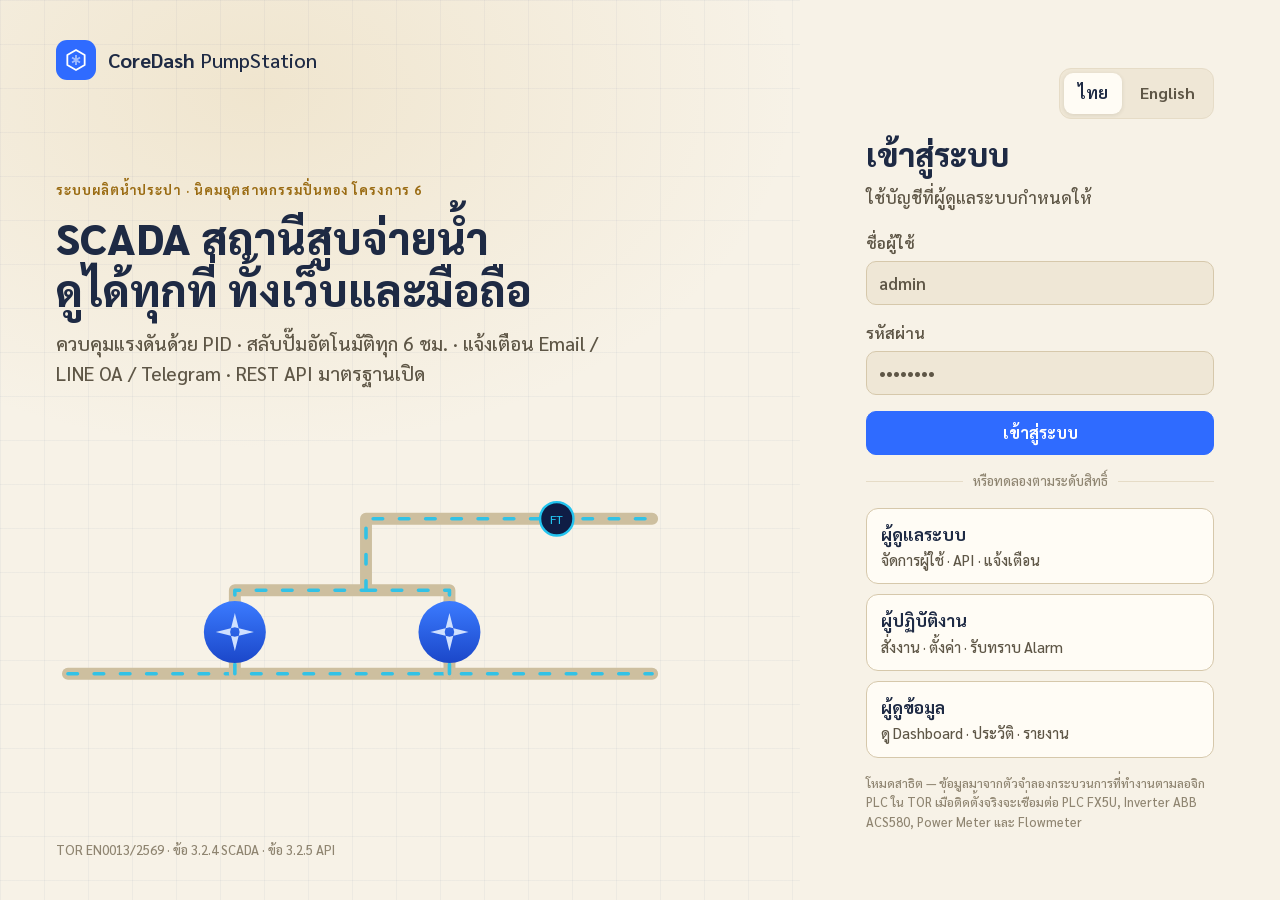
<file: app/index.html>
<!doctype html>
<html lang="th" data-theme="light">
<head>
<meta charset="utf-8">
<meta name="viewport" content="width=device-width, initial-scale=1, viewport-fit=cover">
<title>CoreDash PumpStation SCADA · PIN6</title>
<meta name="description" content="ระบบ SCADA สถานีสูบจ่ายน้ำประปา PIN6 — Dashboard เรียลไทม์ เว็บ และแอปมือถือ">
<meta name="theme-color" content="#F7F2E7">
<link rel="manifest" href="manifest.webmanifest">
<link rel="icon" href="icons/icon.svg" type="image/svg+xml">
<link rel="apple-touch-icon" href="icons/icon-192.png">
<meta name="apple-mobile-web-app-capable" content="yes">
<meta name="apple-mobile-web-app-status-bar-style" content="black-translucent">
<link rel="preconnect" href="https://fonts.googleapis.com">
<link rel="stylesheet" href="https://fonts.googleapis.com/css2?family=Sarabun:wght@400;500;600;700;800&display=swap">
<link rel="stylesheet" href="app.css">
</head>
<body>

<!-- ============ LOGIN ============ -->
<section id="login" class="login">
  <div class="login-art" aria-hidden="true">
    <div class="login-brand"><span class="logo-mark"><svg viewBox="0 0 24 24"><path d="M12 2l8.66 5v10L12 22l-8.66-5V7z"/><path d="M12 7v10M8 9.5l8 5M16 9.5l-8 5" opacity=".55"/></svg></span><span><b>CoreDash</b> PumpStation</span></div>
    <div class="login-hero">
      <span class="eyebrow">ระบบผลิตน้ำประปา · นิคมอุตสาหกรรมปิ่นทอง โครงการ 6</span>
      <h1>SCADA สถานีสูบจ่ายน้ำ<br>ดูได้ทุกที่ ทั้งเว็บและมือถือ</h1>
      <p>ควบคุมแรงดันด้วย PID · สลับปั๊มอัตโนมัติทุก 6 ชม. · แจ้งเตือน Email / LINE OA / Telegram · REST API มาตรฐานเปิด</p>
    </div>
    <svg class="login-pumps" viewBox="0 0 520 220">
      <defs><linearGradient id="lgP" x1="0" x2="0" y1="0" y2="1"><stop offset="0" stop-color="#3B7BFF"/><stop offset="1" stop-color="#1B47C9"/></linearGradient></defs>
      <path class="pipe" d="M10 160 H500"/><path class="pipe flow" d="M10 160 H500"/>
      <path class="pipe" d="M150 160 V90 H260 M330 160 V90 H260 M260 90 V30 H500"/><path class="pipe flow" d="M150 160 V90 H260 M330 160 V90 H260 M260 90 V30 H500"/>
      <g transform="translate(150 125)"><circle r="26" fill="url(#lgP)"/><g class="imp"><path d="M0 -16 L4 0 L0 16 L-4 0Z M-16 0 L0 4 L16 0 L0 -4Z" fill="#CFE0FF"/></g></g>
      <g transform="translate(330 125)"><circle r="26" fill="url(#lgP)"/><g class="imp"><path d="M0 -16 L4 0 L0 16 L-4 0Z M-16 0 L0 4 L16 0 L0 -4Z" fill="#CFE0FF"/></g></g>
      <g transform="translate(420 30)"><circle r="14" fill="#0F1D45" stroke="#22C3EE" stroke-width="2"/><text y="4" text-anchor="middle" font-size="10" fill="#22C3EE" font-family="Sarabun">FT</text></g>
    </svg>
    <div class="login-foot">TOR EN0013/2569 · ข้อ 3.2.4 SCADA · ข้อ 3.2.5 API</div>
  </div>
  <form class="login-card" id="loginForm" autocomplete="on">
    <div class="tabs login-lang" role="group" aria-label="Language"><button type="button" data-login-lang="th">ไทย</button><button type="button" data-login-lang="en">English</button></div>
    <h2>เข้าสู่ระบบ</h2>
    <p class="muted">ใช้บัญชีที่ผู้ดูแลระบบกำหนดให้</p>
    <label>ชื่อผู้ใช้<input id="lgUser" name="username" autocomplete="username" required value="admin"></label>
    <label>รหัสผ่าน<input id="lgPass" name="password" type="password" autocomplete="current-password" required value="demo1234"></label>
    <button class="btn primary block" type="submit">เข้าสู่ระบบ</button>
    <div class="divider"><span>หรือทดลองตามระดับสิทธิ์</span></div>
    <div class="role-pick">
      <button type="button" class="role-btn" data-demo="admin"><b>ผู้ดูแลระบบ</b><small>จัดการผู้ใช้ · API · แจ้งเตือน</small></button>
      <button type="button" class="role-btn" data-demo="operator"><b>ผู้ปฏิบัติงาน</b><small>สั่งงาน · ตั้งค่า · รับทราบ Alarm</small></button>
      <button type="button" class="role-btn" data-demo="viewer"><b>ผู้ดูข้อมูล</b><small>ดู Dashboard · ประวัติ · รายงาน</small></button>
    </div>
    <p class="demo-note">โหมดสาธิต — ข้อมูลมาจากตัวจำลองกระบวนการที่ทำงานตามลอจิก PLC ใน TOR เมื่อติดตั้งจริงจะเชื่อมต่อ PLC FX5U, Inverter ABB ACS580, Power Meter และ Flowmeter</p>
  </form>
</section>

<!-- ============ APP SHELL ============ -->
<div id="shell" class="shell" hidden>
  <aside class="side" id="side">
    <div class="side-brand"><span class="logo-mark"><svg viewBox="0 0 24 24"><path d="M12 2l8.66 5v10L12 22l-8.66-5V7z"/><path d="M12 7v10M8 9.5l8 5M16 9.5l-8 5" opacity=".55"/></svg></span><span><b>CoreDash</b><small>PumpStation SCADA</small></span></div>
    <nav class="side-nav" id="sideNav"></nav>
    <div class="side-foot">
      <div class="site-chip"><span class="dot ok"></span><span>PIN6 · สถานีสูบจ่ายน้ำ<br><small>Pinthong Industrial Estate 6</small></span></div>
    </div>
  </aside>
  <header class="top">
    <button class="icon-btn only-m" id="menuBtn" aria-label="เมนู"><svg viewBox="0 0 24 24"><path d="M4 7h16M4 12h16M4 17h16"/></svg></button>
    <div class="top-title"><h1 id="pageTitle">ภาพรวม</h1><span class="muted" id="pageSub"></span></div>
    <div class="top-right">
      <span class="live-pill" id="livePill"><span class="dot ok pulse"></span><span class="hide-s lp-t">PLC ออนไลน์</span> <b data-v="ago">0 วิ</b></span>
      <span class="clock hide-s" data-v="clock"></span>
      <button class="icon-btn lang-btn" id="langBtn" aria-label="เปลี่ยนภาษา / Language"><span data-langlabel>EN</span></button>
      <button class="icon-btn" id="themeBtn" aria-label="สลับธีมสว่าง/มืด"><svg viewBox="0 0 24 24"><path d="M21 12.8A9 9 0 1 1 11.2 3a7 7 0 0 0 9.8 9.8z"/></svg></button>
      <a class="icon-btn bell" href="#/alarms" aria-label="การแจ้งเตือน"><svg viewBox="0 0 24 24"><path d="M6 8a6 6 0 1 1 12 0c0 7 3 9 3 9H3s3-2 3-9"/><path d="M10.3 21a1.94 1.94 0 0 0 3.4 0"/></svg><span class="badge" data-v="alarmCount" hidden></span></a>
      <button class="user-chip" id="userBtn" aria-haspopup="menu"><span class="avatar" id="userAvatar">A</span><span class="hide-s"><b id="userName"></b><small id="userRole"></small></span></button>
      <div class="menu" id="userMenu" role="menu" hidden>
        <div class="menu-head"><b id="umName"></b><small id="umRole"></small></div>
        <a href="#/settings" role="menuitem">การแสดงผล & ภาษา</a>
        <a href="#/users" role="menuitem">ผู้ใช้และสิทธิ์</a>
        <button role="menuitem" id="installBtn" hidden>ติดตั้งเป็นแอปบนเครื่อง</button>
        <button role="menuitem" id="logoutBtn">ออกจากระบบ</button>
      </div>
    </div>
  </header>
  <div id="modebar" class="modebar"></div>
  <main id="view" class="view" tabindex="-1"></main>
  <nav class="bottom" id="bottomNav" aria-label="เมนูหลักบนมือถือ"></nav>
</div>

<div class="sheet" id="sheet" hidden><div class="sheet-panel"><div class="sheet-grip"></div><nav id="sheetNav"></nav></div></div>
<div class="toasts" id="toasts" aria-live="polite"></div>
<div class="modal" id="modal" hidden><div class="modal-card" role="dialog" aria-modal="true" id="modalCard"></div></div>
<div class="install-bar" id="installBar" hidden><span>ติดตั้ง <b>CoreDash PumpStation</b> เป็นแอปบนมือถือ</span><button class="btn primary sm" id="installYes">ติดตั้ง</button><button class="btn ghost sm" id="installNo">ภายหลัง</button></div>

<script src="i18n-dict.js"></script>
<script src="i18n.js"></script>
<script src="sim.js"></script>
<script src="points.js"></script>
<script src="live.js"></script>
<script src="replay.js"></script>
<script src="core.js"></script>
<script src="pages-ops.js"></script>
<script src="pages-data.js"></script>
<script src="pages-admin.js"></script>
<script src="station3d.js"></script>
<script src="settings.js"></script>
<script>
  if ('serviceWorker' in navigator && location.protocol.indexOf('http') === 0) navigator.serviceWorker.register('sw.js').catch(function () {});
</script>
</body>
</html>
</file>
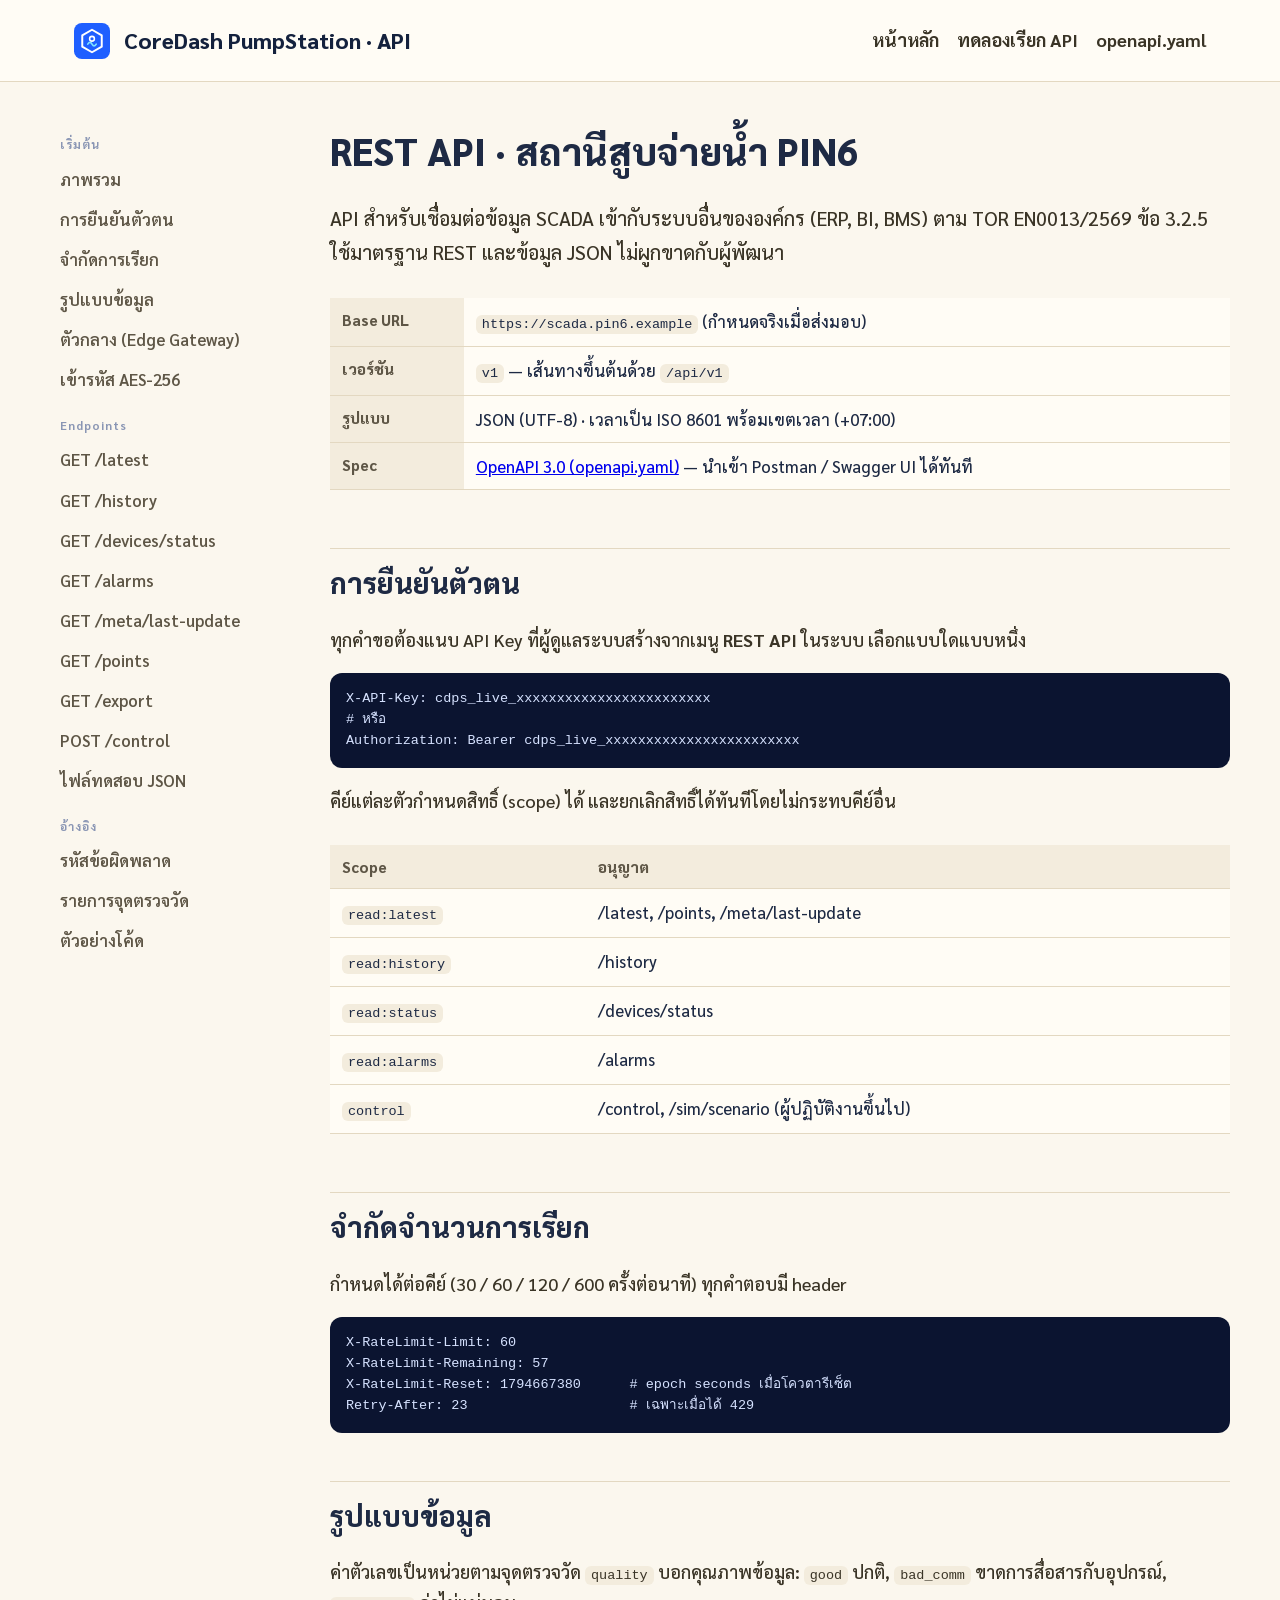
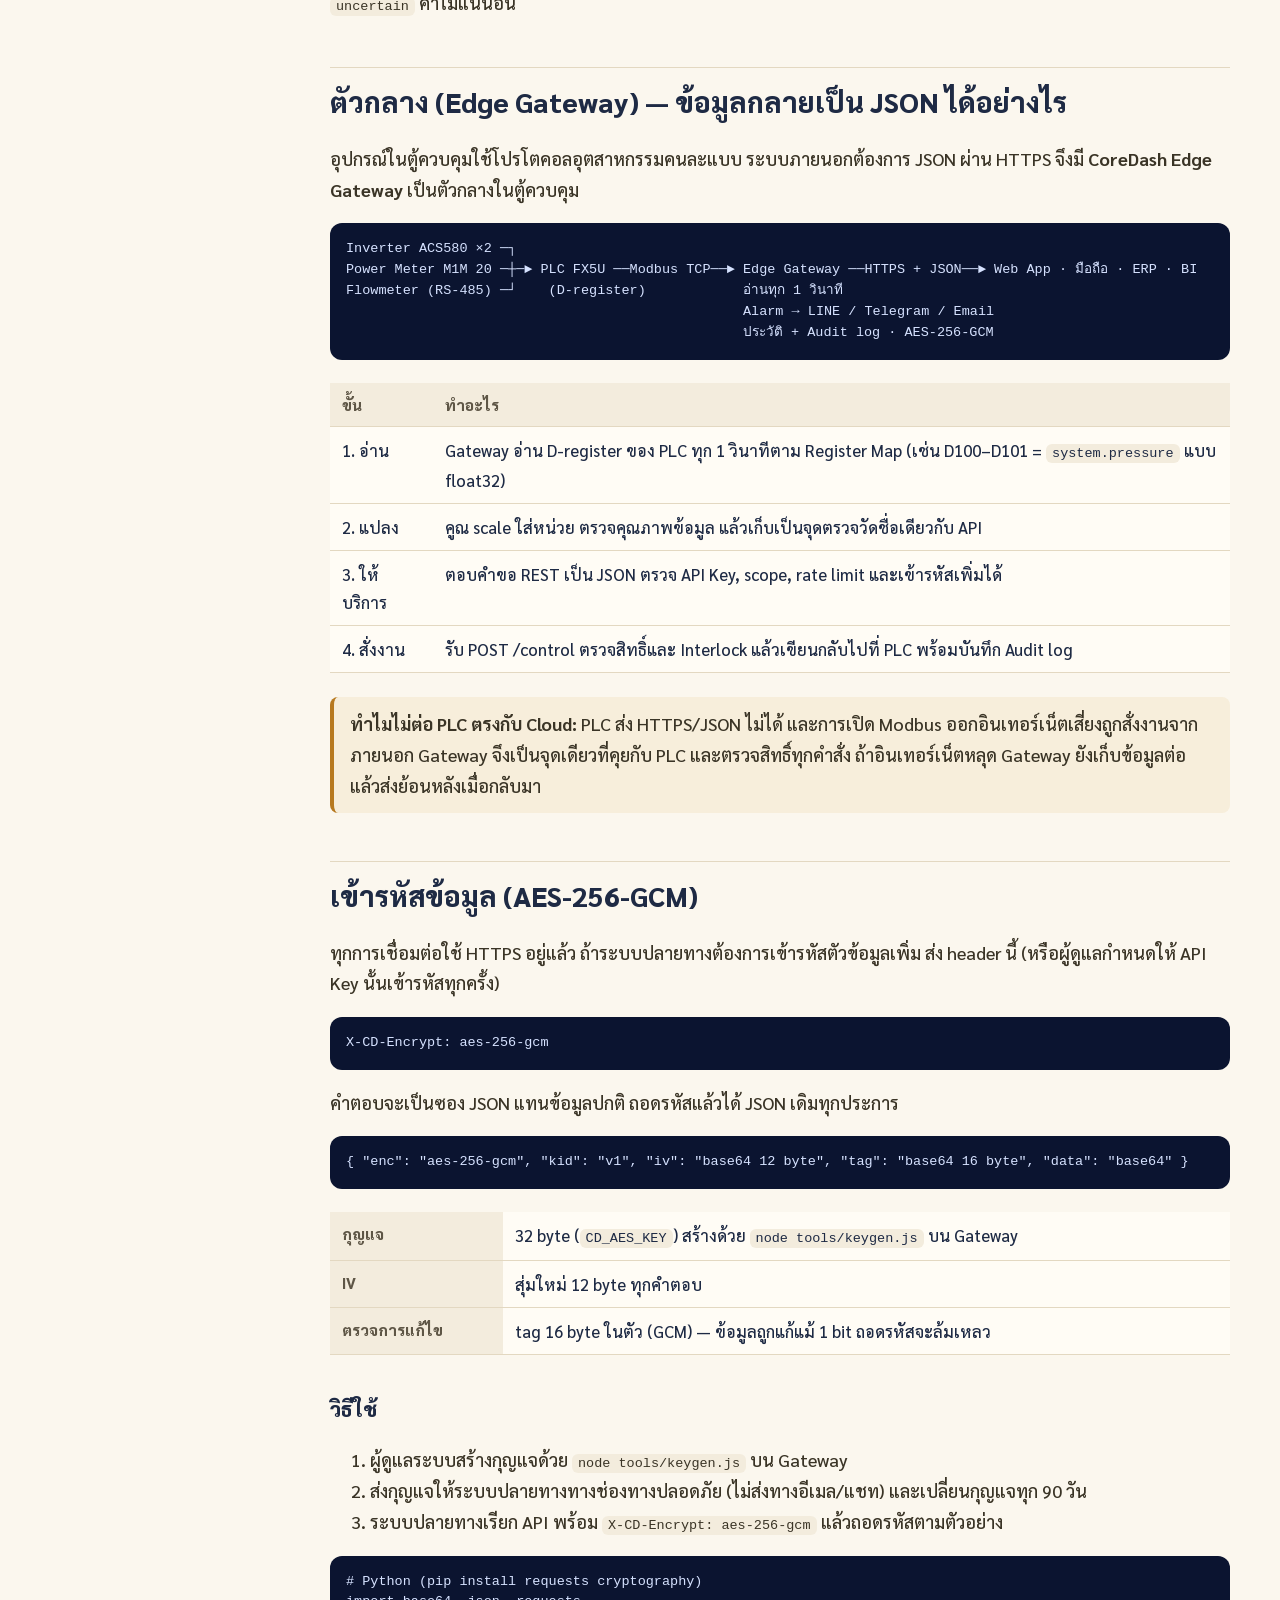
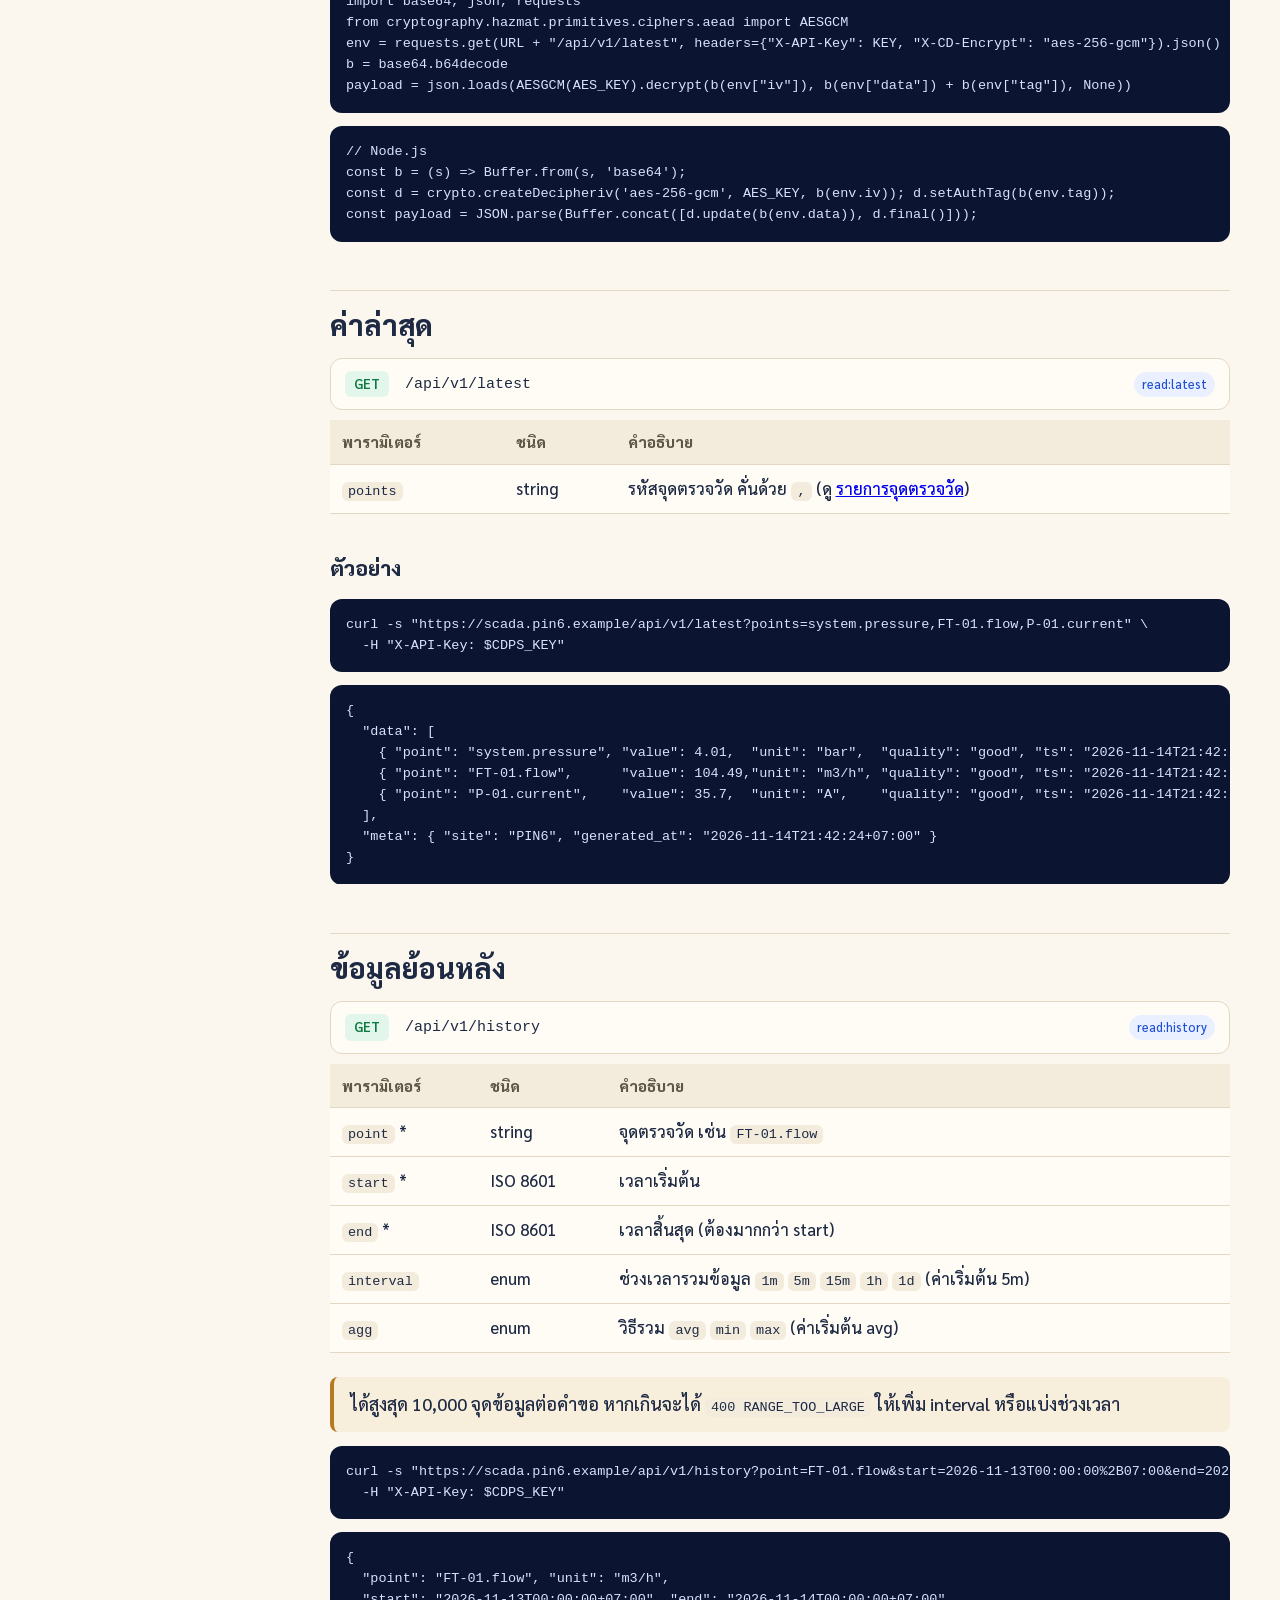
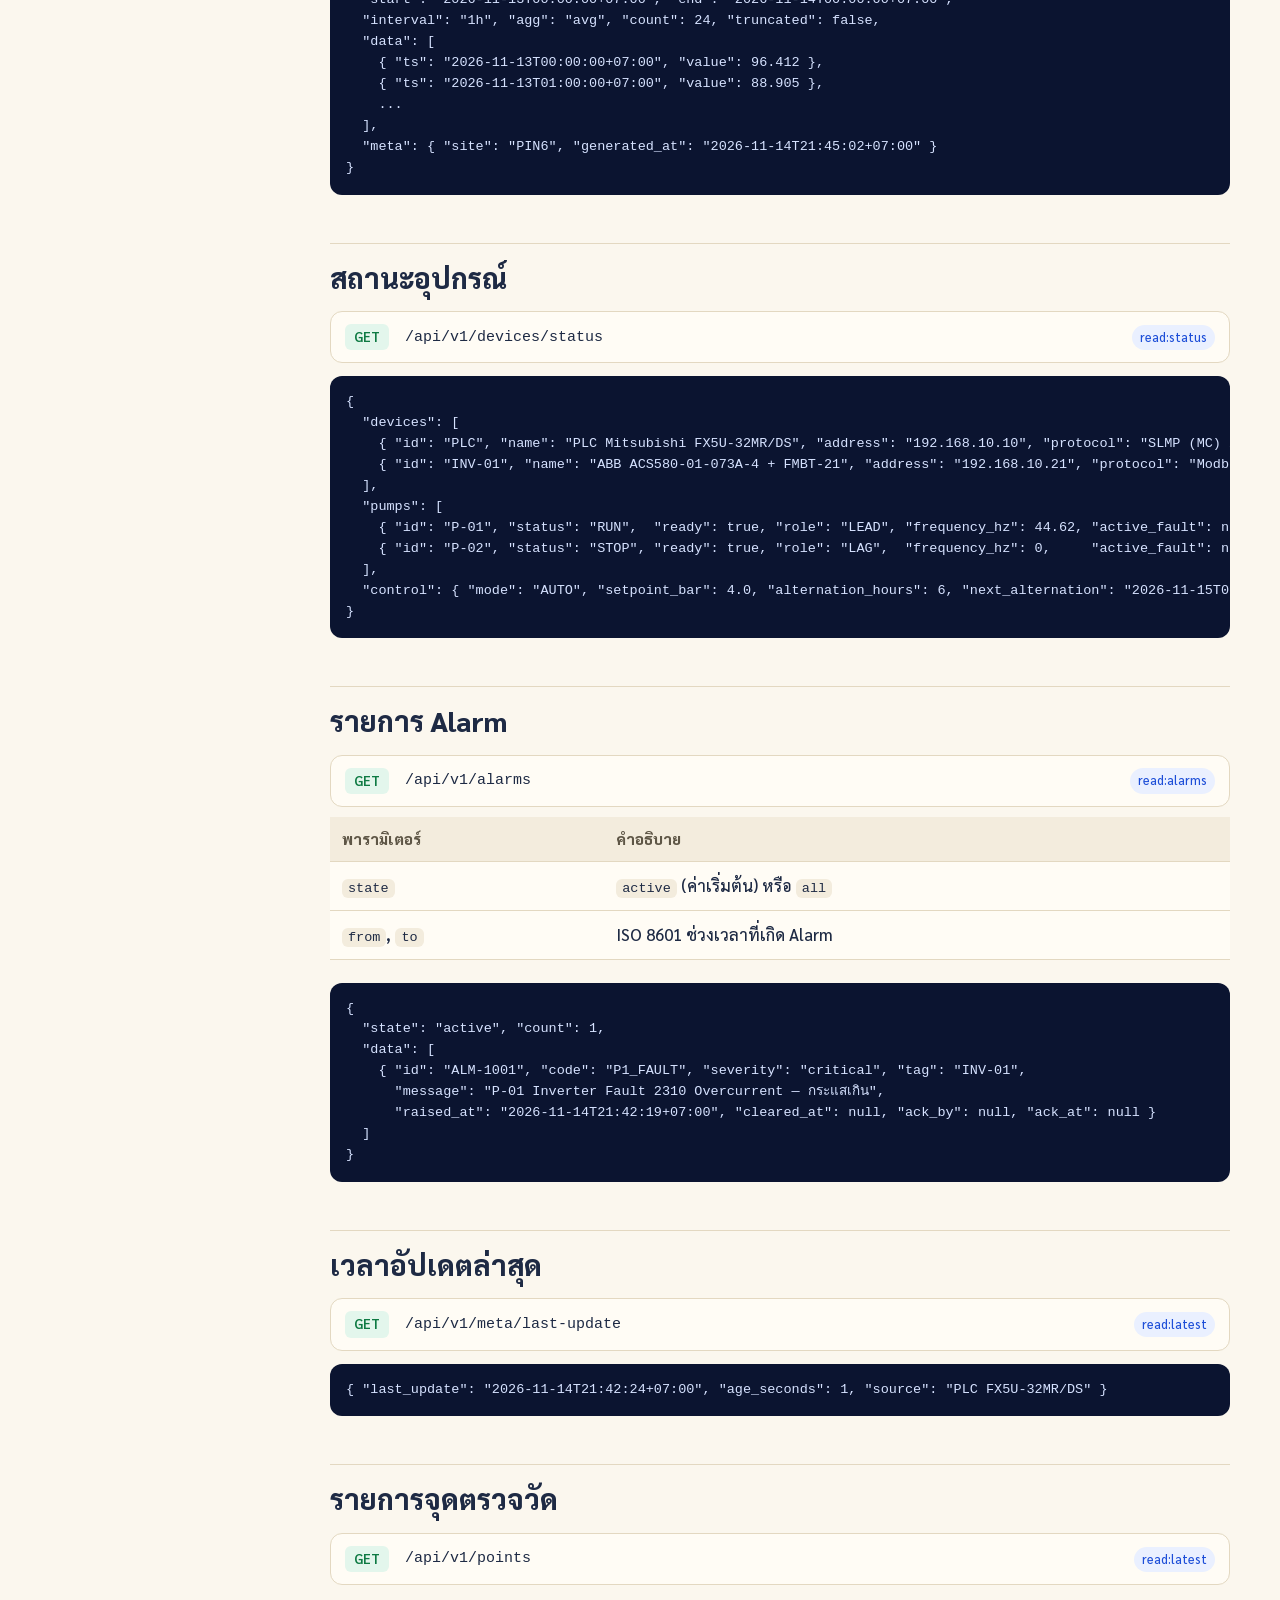
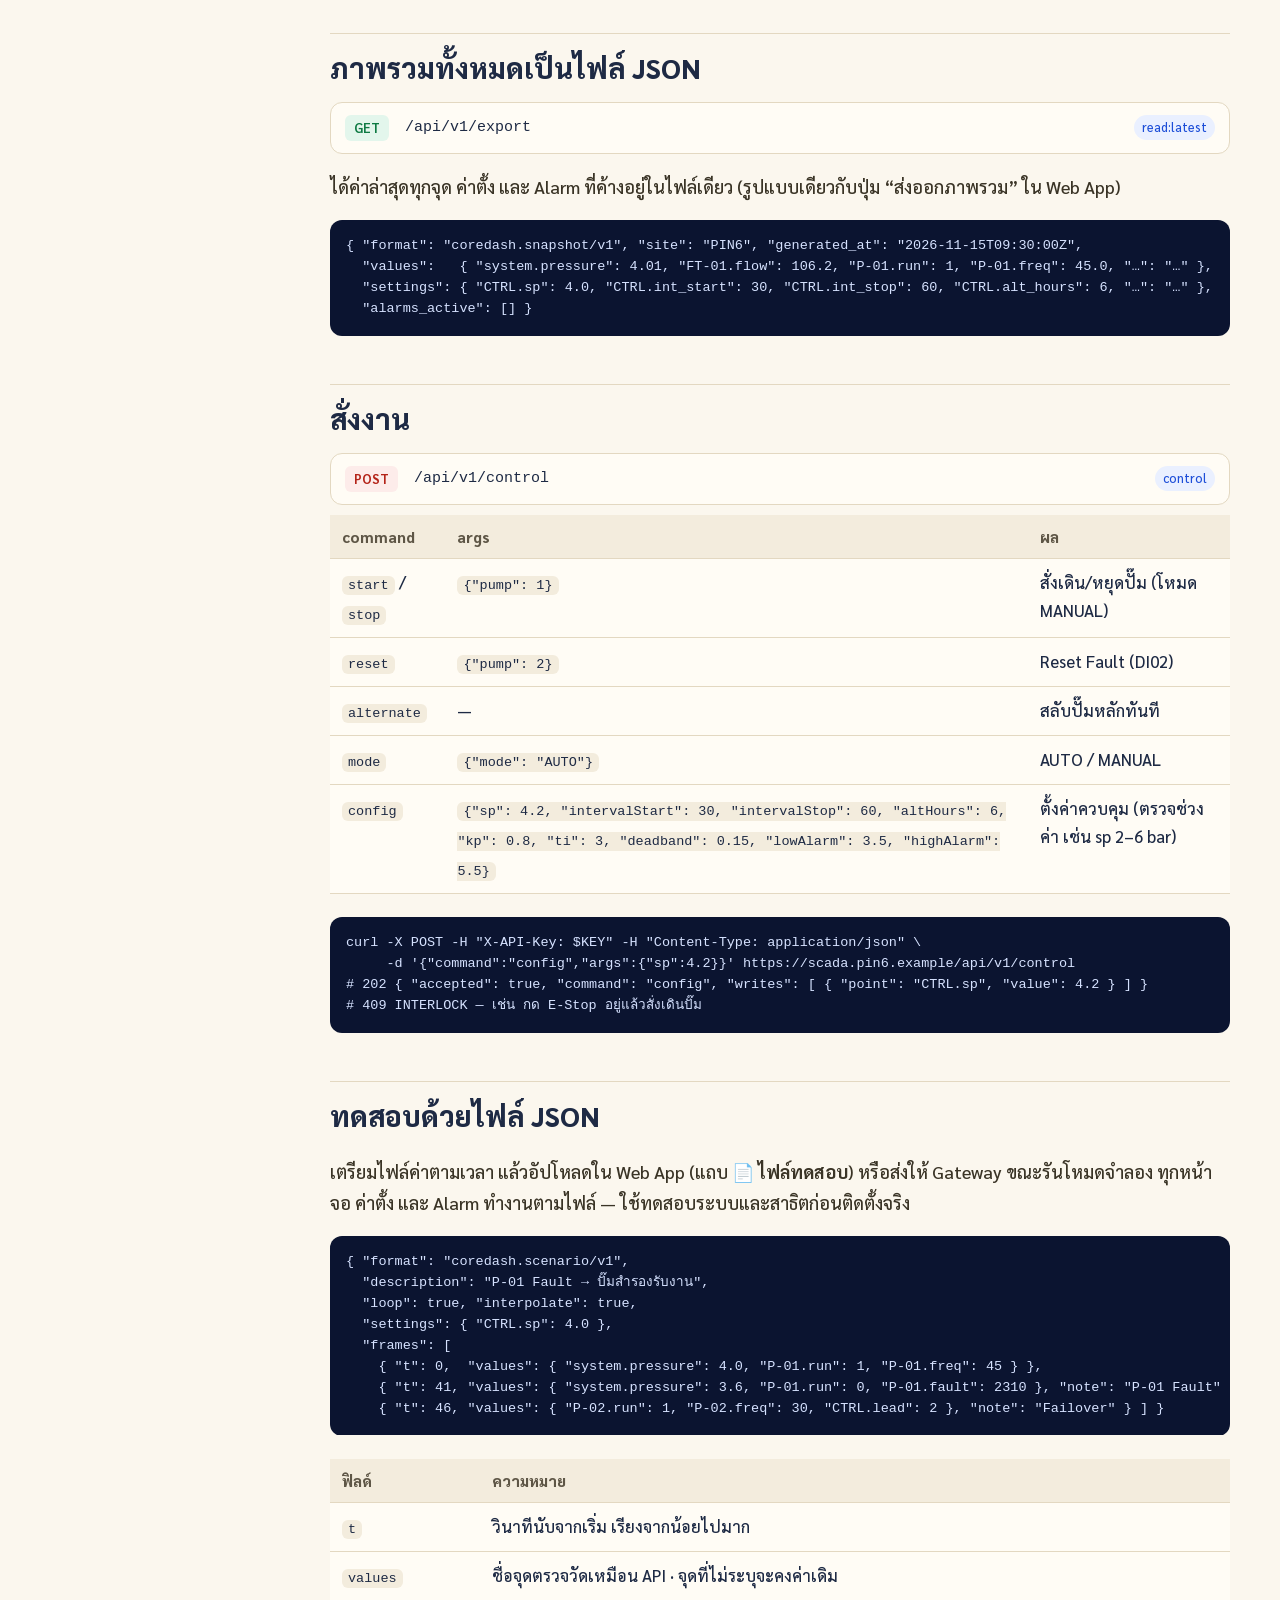
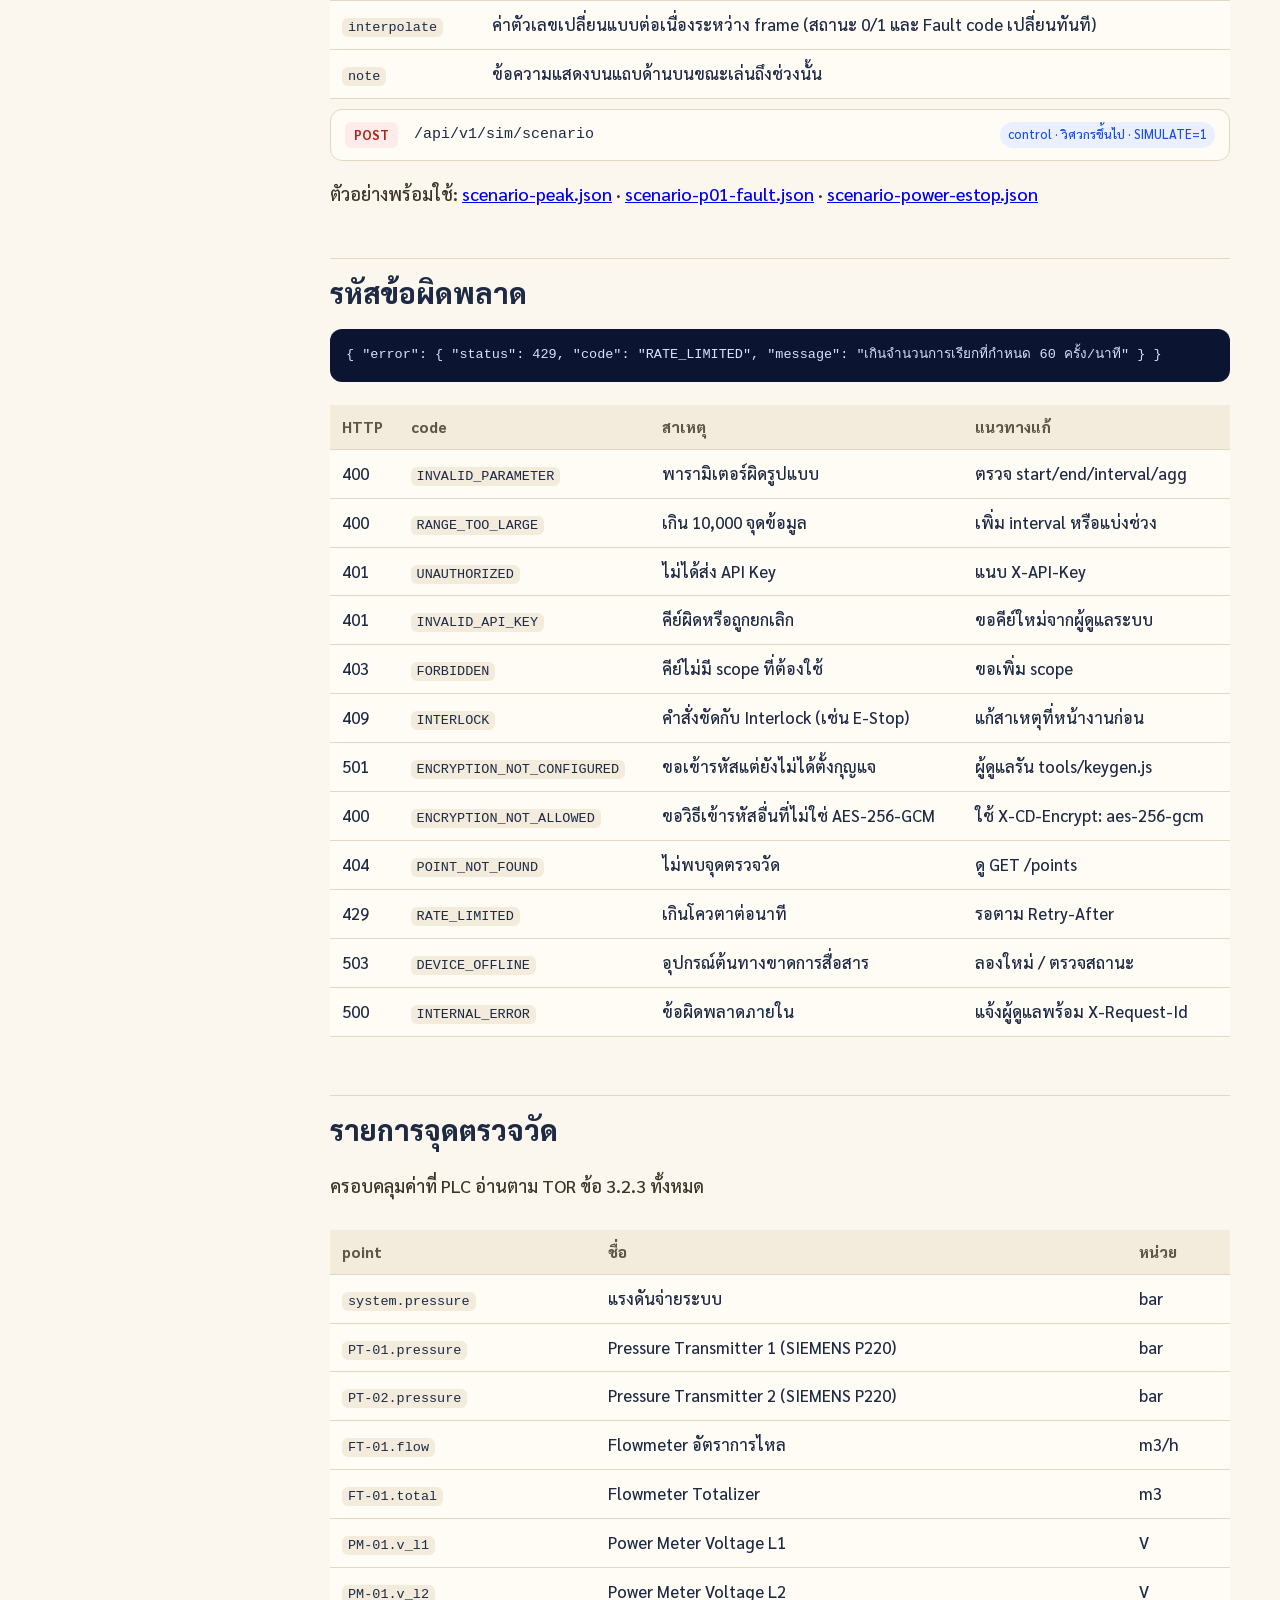
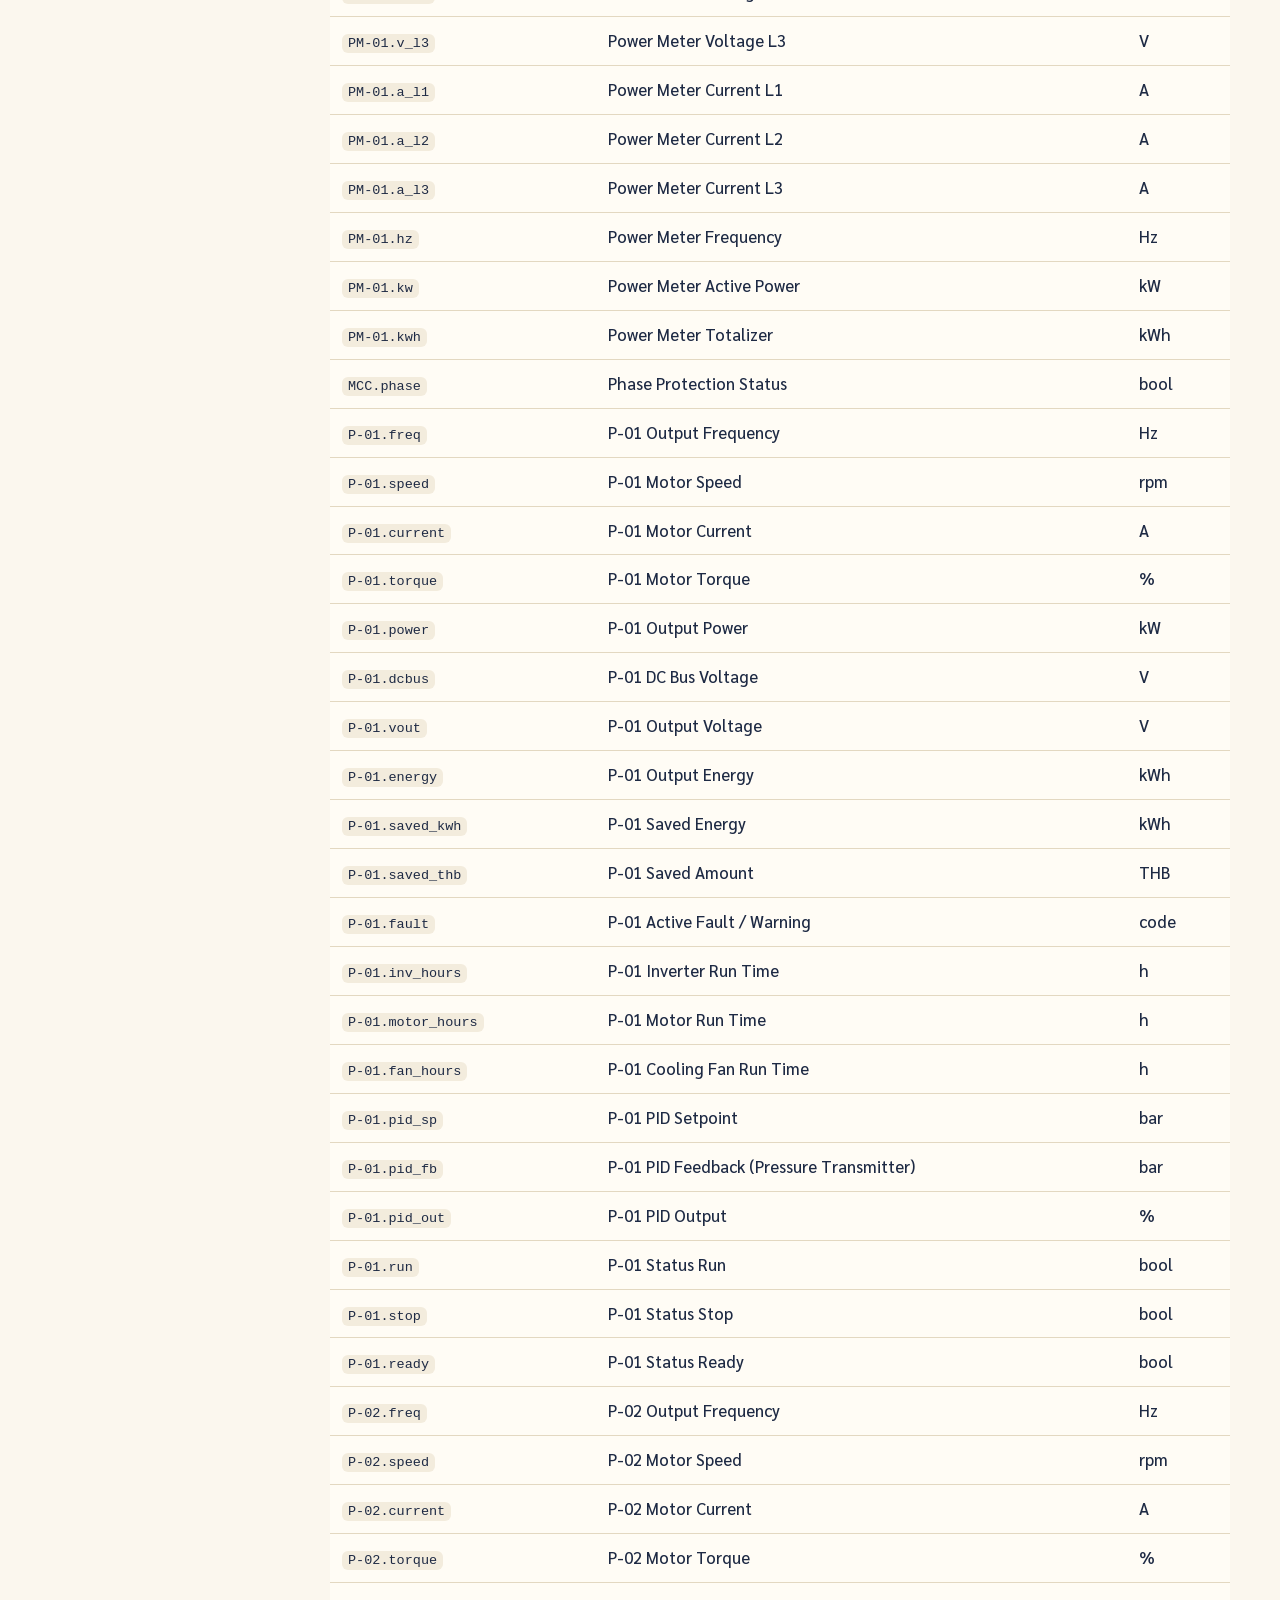
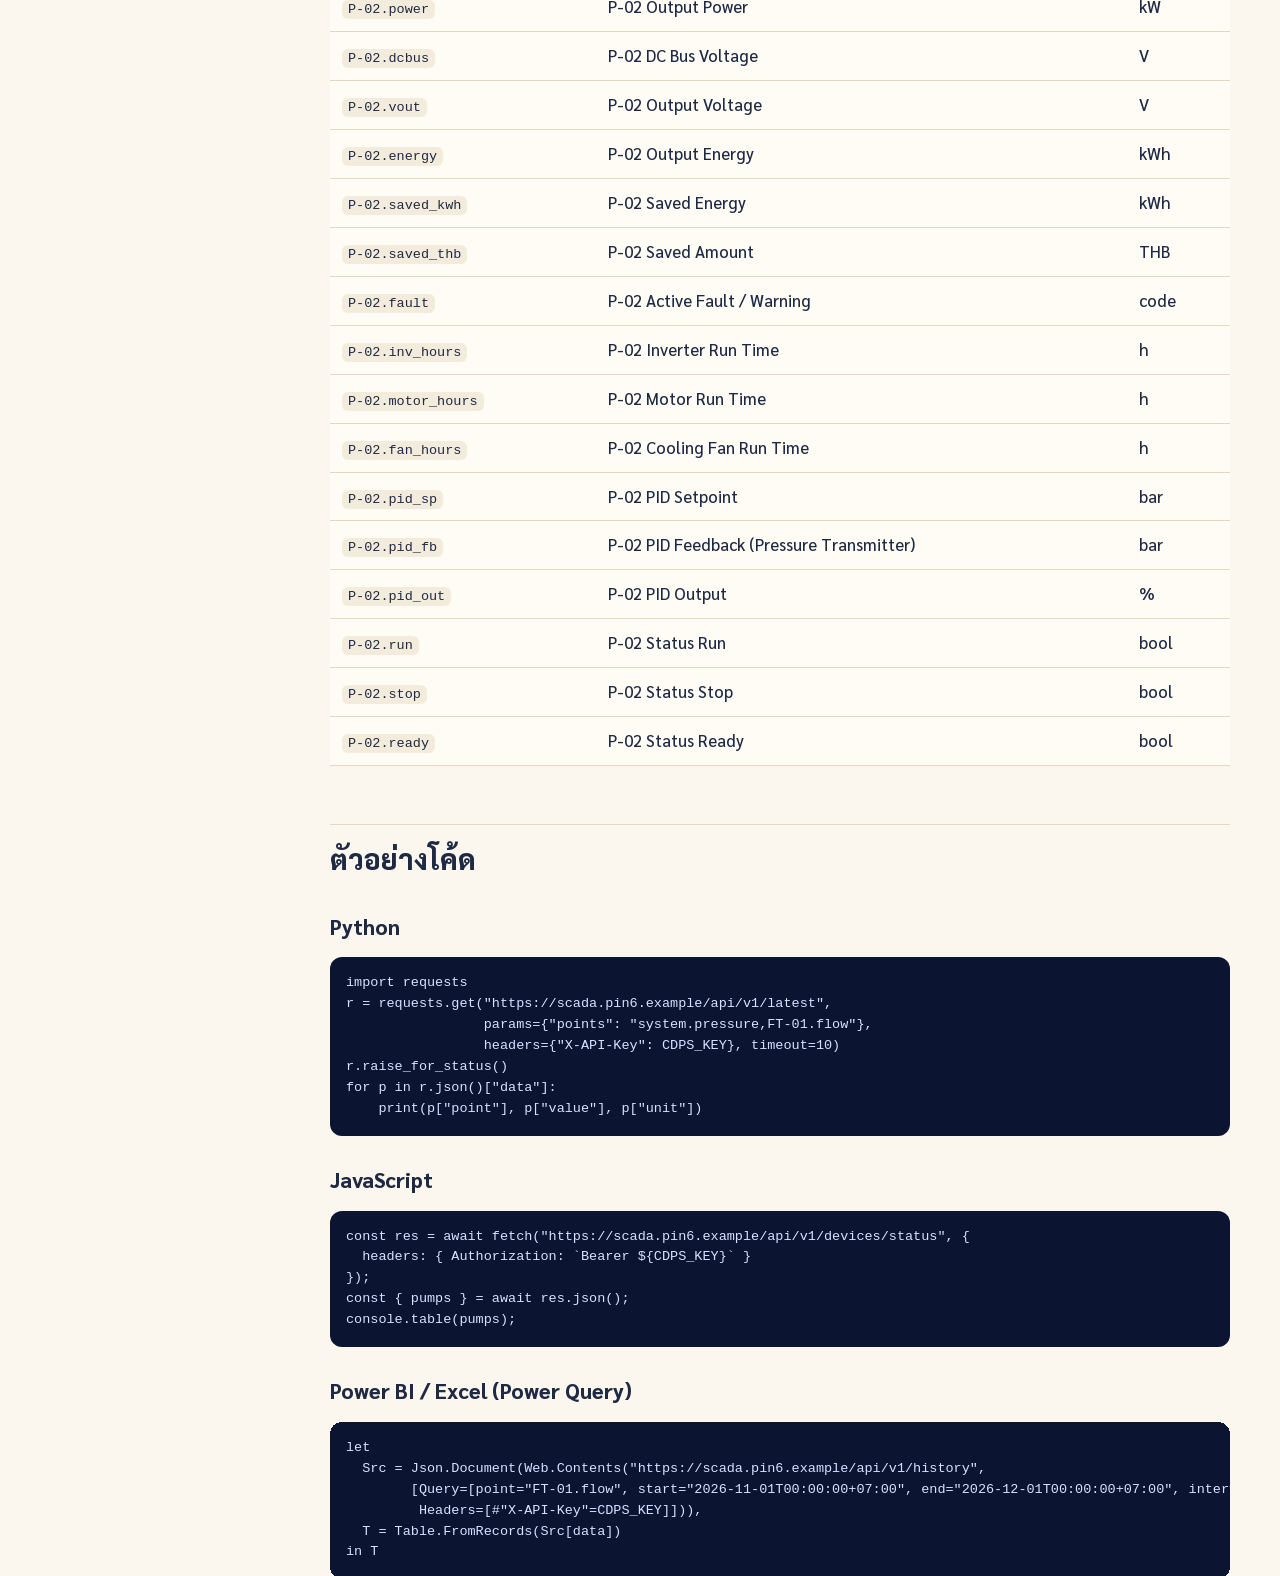
<file: docs/api.html>
<!doctype html>
<html lang="th">
<head>
<meta charset="utf-8">
<meta name="viewport" content="width=device-width, initial-scale=1">
<title>API Documentation · CoreDash PumpStation PIN6</title>
<link rel="icon" href="../app/icons/icon.svg" type="image/svg+xml">
<link rel="preconnect" href="https://fonts.googleapis.com">
<link rel="stylesheet" href="https://fonts.googleapis.com/css2?family=Sarabun:wght@400;500;600;700;800&display=swap">
<style>
:root{--ink:#1E2A44;--muted:#5E5646;--line:#E3D8C1;--blue:#1D4ED8;--bg:#F3ECDD}
*{box-sizing:border-box}
body{margin:0;font-family:'Sarabun',system-ui,sans-serif;color:var(--ink);background:#FBF7EE;line-height:1.7;font-size:18px;font-weight:500}
header{background:#FFFCF5;color:#14213D;padding:22px 0;border-bottom:1px solid var(--line)}
.wrap{max-width:1180px;margin:0 auto;padding:0 24px}
header .wrap{display:flex;align-items:center;gap:14px;flex-wrap:wrap}
header img{width:36px;height:36px}
header b{font-size:22px;font-weight:800}
header nav{margin-left:auto;display:flex;gap:18px}
header a{color:#3A3426;text-decoration:none;font-weight:700}
.layout{display:grid;grid-template-columns:240px minmax(0,1fr);gap:40px;padding:36px 0 80px}
aside{position:sticky;top:20px;align-self:start;font-size:16.5px;font-weight:600}
aside a{display:block;padding:6px 10px;border-radius:8px;color:var(--muted);text-decoration:none}
aside a:hover{background:var(--bg);color:var(--ink)}
aside .g{font-size:12px;font-weight:700;letter-spacing:.08em;color:#8A96B4;margin:16px 10px 4px}
h1{font-size:38px;font-weight:800;margin:0 0 6px}
h2{font-size:28px;font-weight:800;margin:48px 0 10px;padding-top:10px;border-top:1px solid var(--line)}
h3{font-size:21px;font-weight:800;margin:26px 0 8px}
p,li{color:#3A3426}
code{font-family:ui-monospace,Menlo,Consolas,monospace;font-size:13.5px;background:var(--bg);padding:2px 6px;border-radius:6px}
pre{background:#0B1430;color:#D6E2FF;padding:16px;border-radius:12px;overflow:auto;font-size:13px;line-height:1.55}
pre code{background:none;padding:0;color:inherit}
table{width:100%;border-collapse:collapse;font-size:16.5px;margin:10px 0;background:#FFFCF5}
th,td{text-align:left;padding:9px 12px;border-bottom:1px solid var(--line);vertical-align:top}
th{background:var(--bg);font-weight:800;font-size:15px;color:var(--muted)}
.m{display:inline-block;font-family:'Sarabun';font-weight:700;font-size:13px;padding:2px 9px;border-radius:6px;background:#E3F6EC;color:#0E7A43;margin-right:8px}
.ep{display:flex;align-items:center;flex-wrap:wrap;gap:8px;padding:12px 14px;border:1px solid var(--line);border-radius:12px;background:#FFFCF5;font-family:ui-monospace,Menlo,monospace;font-size:15px}
.scope{font-family:'Sarabun';font-size:12.5px;padding:2px 8px;border-radius:999px;background:#EAF0FF;color:#1D4ED8;margin-left:auto}
.note{padding:12px 16px;border-left:4px solid #B7791F;background:#F7EEDB;border-radius:8px;margin:14px 0}
.lead{font-size:19.5px;color:#3A3426}
.tbl-scroll{overflow-x:auto}
.layout>*{min-width:0}
td code{word-break:break-word}
.ep{min-width:0;overflow-wrap:anywhere}
@media (max-width:860px){.layout{grid-template-columns:1fr}aside{position:static}header nav{display:none}}
</style>
</head>
<body>
<header><div class="wrap"><img src="../app/icons/icon.svg" alt=""><b>CoreDash PumpStation · API</b><nav><a href="../">หน้าหลัก</a><a href="../app/#/api">ทดลองเรียก API</a><a href="../api/openapi.yaml">openapi.yaml</a></nav></div></header>
<div class="wrap layout">
<aside>
<div class="g">เริ่มต้น</div><a href="#intro">ภาพรวม</a><a href="#auth">การยืนยันตัวตน</a><a href="#rate">จำกัดการเรียก</a><a href="#format">รูปแบบข้อมูล</a><a href="#gateway">ตัวกลาง (Edge Gateway)</a><a href="#encrypt">เข้ารหัส AES-256</a>
<div class="g">Endpoints</div><a href="#latest">GET /latest</a><a href="#history">GET /history</a><a href="#status">GET /devices/status</a><a href="#alarms">GET /alarms</a><a href="#lastupdate">GET /meta/last-update</a><a href="#points">GET /points</a><a href="#export">GET /export</a><a href="#control">POST /control</a><a href="#testfile">ไฟล์ทดสอบ JSON</a>
<div class="g">อ้างอิง</div><a href="#errors">รหัสข้อผิดพลาด</a><a href="#pointlist">รายการจุดตรวจวัด</a><a href="#examples">ตัวอย่างโค้ด</a>
</aside>
<main>
<h1 id="intro">REST API · สถานีสูบจ่ายน้ำ PIN6</h1>
<p class="lead">API สำหรับเชื่อมต่อข้อมูล SCADA เข้ากับระบบอื่นขององค์กร (ERP, BI, BMS) ตาม TOR EN0013/2569 ข้อ 3.2.5 ใช้มาตรฐาน REST และข้อมูล JSON ไม่ผูกขาดกับผู้พัฒนา</p>
<div class="tbl-scroll"><table><tr><th>Base URL</th><td><code>https://scada.pin6.example</code> (กำหนดจริงเมื่อส่งมอบ)</td></tr><tr><th>เวอร์ชัน</th><td><code>v1</code> — เส้นทางขึ้นต้นด้วย <code>/api/v1</code></td></tr><tr><th>รูปแบบ</th><td>JSON (UTF-8) · เวลาเป็น ISO 8601 พร้อมเขตเวลา (+07:00)</td></tr><tr><th>Spec</th><td><a href="../api/openapi.yaml">OpenAPI 3.0 (openapi.yaml)</a> — นำเข้า Postman / Swagger UI ได้ทันที</td></tr></table></div>

<h2 id="auth">การยืนยันตัวตน</h2>
<p>ทุกคำขอต้องแนบ API Key ที่ผู้ดูแลระบบสร้างจากเมนู <b>REST API</b> ในระบบ เลือกแบบใดแบบหนึ่ง</p>
<pre><code>X-API-Key: cdps_live_xxxxxxxxxxxxxxxxxxxxxxxx
# หรือ
Authorization: Bearer cdps_live_xxxxxxxxxxxxxxxxxxxxxxxx</code></pre>
<p>คีย์แต่ละตัวกำหนดสิทธิ์ (scope) ได้ และยกเลิกสิทธิ์ได้ทันทีโดยไม่กระทบคีย์อื่น</p>
<div class="tbl-scroll"><table><tr><th>Scope</th><th>อนุญาต</th></tr><tr><td><code>read:latest</code></td><td>/latest, /points, /meta/last-update</td></tr><tr><td><code>read:history</code></td><td>/history</td></tr><tr><td><code>read:status</code></td><td>/devices/status</td></tr><tr><td><code>read:alarms</code></td><td>/alarms</td></tr><tr><td><code>control</code></td><td>/control, /sim/scenario (ผู้ปฏิบัติงานขึ้นไป)</td></tr></table></div>

<h2 id="rate">จำกัดจำนวนการเรียก</h2>
<p>กำหนดได้ต่อคีย์ (30 / 60 / 120 / 600 ครั้งต่อนาที) ทุกคำตอบมี header</p>
<pre><code>X-RateLimit-Limit: 60
X-RateLimit-Remaining: 57
X-RateLimit-Reset: 1794667380      # epoch seconds เมื่อโควตารีเซ็ต
Retry-After: 23                    # เฉพาะเมื่อได้ 429</code></pre>

<h2 id="format">รูปแบบข้อมูล</h2>
<p>ค่าตัวเลขเป็นหน่วยตามจุดตรวจวัด <code>quality</code> บอกคุณภาพข้อมูล: <code>good</code> ปกติ, <code>bad_comm</code> ขาดการสื่อสารกับอุปกรณ์, <code>uncertain</code> ค่าไม่แน่นอน</p>

<h2 id="gateway">ตัวกลาง (Edge Gateway) — ข้อมูลกลายเป็น JSON ได้อย่างไร</h2>
<p>อุปกรณ์ในตู้ควบคุมใช้โปรโตคอลอุตสาหกรรมคนละแบบ ระบบภายนอกต้องการ JSON ผ่าน HTTPS จึงมี <b>CoreDash Edge Gateway</b> เป็นตัวกลางในตู้ควบคุม</p>
<pre><code>Inverter ACS580 ×2 ─┐
Power Meter M1M 20 ─┼─► PLC FX5U ──Modbus TCP──► Edge Gateway ──HTTPS + JSON──► Web App · มือถือ · ERP · BI
Flowmeter (RS-485) ─┘    (D-register)            อ่านทุก 1 วินาที
                                                 Alarm → LINE / Telegram / Email
                                                 ประวัติ + Audit log · AES-256-GCM</code></pre>
<div class="tbl-scroll"><table><tr><th>ขั้น</th><th>ทำอะไร</th></tr>
<tr><td>1. อ่าน</td><td>Gateway อ่าน D-register ของ PLC ทุก 1 วินาทีตาม Register Map (เช่น D100–D101 = <code>system.pressure</code> แบบ float32)</td></tr>
<tr><td>2. แปลง</td><td>คูณ scale ใส่หน่วย ตรวจคุณภาพข้อมูล แล้วเก็บเป็นจุดตรวจวัดชื่อเดียวกับ API</td></tr>
<tr><td>3. ให้บริการ</td><td>ตอบคำขอ REST เป็น JSON ตรวจ API Key, scope, rate limit และเข้ารหัสเพิ่มได้</td></tr>
<tr><td>4. สั่งงาน</td><td>รับ POST /control ตรวจสิทธิ์และ Interlock แล้วเขียนกลับไปที่ PLC พร้อมบันทึก Audit log</td></tr></table></div>
<p class="note"><b>ทำไมไม่ต่อ PLC ตรงกับ Cloud:</b> PLC ส่ง HTTPS/JSON ไม่ได้ และการเปิด Modbus ออกอินเทอร์เน็ตเสี่ยงถูกสั่งงานจากภายนอก Gateway จึงเป็นจุดเดียวที่คุยกับ PLC และตรวจสิทธิ์ทุกคำสั่ง ถ้าอินเทอร์เน็ตหลุด Gateway ยังเก็บข้อมูลต่อ แล้วส่งย้อนหลังเมื่อกลับมา</p>

<h2 id="encrypt">เข้ารหัสข้อมูล (AES-256-GCM)</h2>
<p>ทุกการเชื่อมต่อใช้ HTTPS อยู่แล้ว ถ้าระบบปลายทางต้องการเข้ารหัสตัวข้อมูลเพิ่ม ส่ง header นี้ (หรือผู้ดูแลกำหนดให้ API Key นั้นเข้ารหัสทุกครั้ง)</p>
<pre><code>X-CD-Encrypt: aes-256-gcm</code></pre>
<p>คำตอบจะเป็นซอง JSON แทนข้อมูลปกติ ถอดรหัสแล้วได้ JSON เดิมทุกประการ</p>
<pre><code>{ "enc": "aes-256-gcm", "kid": "v1", "iv": "base64 12 byte", "tag": "base64 16 byte", "data": "base64" }</code></pre>
<div class="tbl-scroll"><table><tr><th>กุญแจ</th><td>32 byte (<code>CD_AES_KEY</code>) สร้างด้วย <code>node tools/keygen.js</code> บน Gateway</td></tr>
<tr><th>IV</th><td>สุ่มใหม่ 12 byte ทุกคำตอบ</td></tr>
<tr><th>ตรวจการแก้ไข</th><td>tag 16 byte ในตัว (GCM) — ข้อมูลถูกแก้แม้ 1 bit ถอดรหัสจะล้มเหลว</td></tr></table></div>
<h3>วิธีใช้</h3>
<ol><li>ผู้ดูแลระบบสร้างกุญแจด้วย <code>node tools/keygen.js</code> บน Gateway</li>
<li>ส่งกุญแจให้ระบบปลายทางทางช่องทางปลอดภัย (ไม่ส่งทางอีเมล/แชท) และเปลี่ยนกุญแจทุก 90 วัน</li>
<li>ระบบปลายทางเรียก API พร้อม <code>X-CD-Encrypt: aes-256-gcm</code> แล้วถอดรหัสตามตัวอย่าง</li></ol>
<pre><code># Python (pip install requests cryptography)
import base64, json, requests
from cryptography.hazmat.primitives.ciphers.aead import AESGCM
env = requests.get(URL + "/api/v1/latest", headers={"X-API-Key": KEY, "X-CD-Encrypt": "aes-256-gcm"}).json()
b = base64.b64decode
payload = json.loads(AESGCM(AES_KEY).decrypt(b(env["iv"]), b(env["data"]) + b(env["tag"]), None))</code></pre>
<pre><code>// Node.js
const b = (s) => Buffer.from(s, 'base64');
const d = crypto.createDecipheriv('aes-256-gcm', AES_KEY, b(env.iv)); d.setAuthTag(b(env.tag));
const payload = JSON.parse(Buffer.concat([d.update(b(env.data)), d.final()]));</code></pre>

<h2 id="latest">ค่าล่าสุด</h2>
<div class="ep"><span class="m">GET</span>/api/v1/latest<span class="scope">read:latest</span></div>
<div class="tbl-scroll"><table><tr><th>พารามิเตอร์</th><th>ชนิด</th><th>คำอธิบาย</th></tr><tr><td><code>points</code></td><td>string</td><td>รหัสจุดตรวจวัด คั่นด้วย <code>,</code> (ดู <a href="#pointlist">รายการจุดตรวจวัด</a>)</td></tr></table></div>
<h3>ตัวอย่าง</h3>
<pre><code>curl -s "https://scada.pin6.example/api/v1/latest?points=system.pressure,FT-01.flow,P-01.current" \
  -H "X-API-Key: $CDPS_KEY"</code></pre>
<pre><code>{
  "data": [
    { "point": "system.pressure", "value": 4.01,  "unit": "bar",  "quality": "good", "ts": "2026-11-14T21:42:24+07:00" },
    { "point": "FT-01.flow",      "value": 104.49,"unit": "m3/h", "quality": "good", "ts": "2026-11-14T21:42:24+07:00" },
    { "point": "P-01.current",    "value": 35.7,  "unit": "A",    "quality": "good", "ts": "2026-11-14T21:42:24+07:00" }
  ],
  "meta": { "site": "PIN6", "generated_at": "2026-11-14T21:42:24+07:00" }
}</code></pre>

<h2 id="history">ข้อมูลย้อนหลัง</h2>
<div class="ep"><span class="m">GET</span>/api/v1/history<span class="scope">read:history</span></div>
<div class="tbl-scroll"><table><tr><th>พารามิเตอร์</th><th>ชนิด</th><th>คำอธิบาย</th></tr>
<tr><td><code>point</code> *</td><td>string</td><td>จุดตรวจวัด เช่น <code>FT-01.flow</code></td></tr>
<tr><td><code>start</code> *</td><td>ISO 8601</td><td>เวลาเริ่มต้น</td></tr>
<tr><td><code>end</code> *</td><td>ISO 8601</td><td>เวลาสิ้นสุด (ต้องมากกว่า start)</td></tr>
<tr><td><code>interval</code></td><td>enum</td><td>ช่วงเวลารวมข้อมูล <code>1m</code> <code>5m</code> <code>15m</code> <code>1h</code> <code>1d</code> (ค่าเริ่มต้น 5m)</td></tr>
<tr><td><code>agg</code></td><td>enum</td><td>วิธีรวม <code>avg</code> <code>min</code> <code>max</code> (ค่าเริ่มต้น avg)</td></tr></table></div>
<div class="note">ได้สูงสุด 10,000 จุดข้อมูลต่อคำขอ หากเกินจะได้ <code>400 RANGE_TOO_LARGE</code> ให้เพิ่ม interval หรือแบ่งช่วงเวลา</div>
<pre><code>curl -s "https://scada.pin6.example/api/v1/history?point=FT-01.flow&start=2026-11-13T00:00:00%2B07:00&end=2026-11-14T00:00:00%2B07:00&interval=1h&agg=avg" \
  -H "X-API-Key: $CDPS_KEY"</code></pre>
<pre><code>{
  "point": "FT-01.flow", "unit": "m3/h",
  "start": "2026-11-13T00:00:00+07:00", "end": "2026-11-14T00:00:00+07:00",
  "interval": "1h", "agg": "avg", "count": 24, "truncated": false,
  "data": [
    { "ts": "2026-11-13T00:00:00+07:00", "value": 96.412 },
    { "ts": "2026-11-13T01:00:00+07:00", "value": 88.905 },
    ...
  ],
  "meta": { "site": "PIN6", "generated_at": "2026-11-14T21:45:02+07:00" }
}</code></pre>

<h2 id="status">สถานะอุปกรณ์</h2>
<div class="ep"><span class="m">GET</span>/api/v1/devices/status<span class="scope">read:status</span></div>
<pre><code>{
  "devices": [
    { "id": "PLC", "name": "PLC Mitsubishi FX5U-32MR/DS", "address": "192.168.10.10", "protocol": "SLMP (MC) / Modbus TCP", "online": true, "last_update": "2026-11-14T21:42:24+07:00" },
    { "id": "INV-01", "name": "ABB ACS580-01-073A-4 + FMBT-21", "address": "192.168.10.21", "protocol": "Modbus TCP :502", "online": true, "last_update": "..." }
  ],
  "pumps": [
    { "id": "P-01", "status": "RUN",  "ready": true, "role": "LEAD", "frequency_hz": 44.62, "active_fault": null },
    { "id": "P-02", "status": "STOP", "ready": true, "role": "LAG",  "frequency_hz": 0,     "active_fault": null }
  ],
  "control": { "mode": "AUTO", "setpoint_bar": 4.0, "alternation_hours": 6, "next_alternation": "2026-11-15T01:20:00+07:00" }
}</code></pre>

<h2 id="alarms">รายการ Alarm</h2>
<div class="ep"><span class="m">GET</span>/api/v1/alarms<span class="scope">read:alarms</span></div>
<div class="tbl-scroll"><table><tr><th>พารามิเตอร์</th><th>คำอธิบาย</th></tr><tr><td><code>state</code></td><td><code>active</code> (ค่าเริ่มต้น) หรือ <code>all</code></td></tr><tr><td><code>from</code>, <code>to</code></td><td>ISO 8601 ช่วงเวลาที่เกิด Alarm</td></tr></table></div>
<pre><code>{
  "state": "active", "count": 1,
  "data": [
    { "id": "ALM-1001", "code": "P1_FAULT", "severity": "critical", "tag": "INV-01",
      "message": "P-01 Inverter Fault 2310 Overcurrent — กระแสเกิน",
      "raised_at": "2026-11-14T21:42:19+07:00", "cleared_at": null, "ack_by": null, "ack_at": null }
  ]
}</code></pre>

<h2 id="lastupdate">เวลาอัปเดตล่าสุด</h2>
<div class="ep"><span class="m">GET</span>/api/v1/meta/last-update<span class="scope">read:latest</span></div>
<pre><code>{ "last_update": "2026-11-14T21:42:24+07:00", "age_seconds": 1, "source": "PLC FX5U-32MR/DS" }</code></pre>

<h2 id="points">รายการจุดตรวจวัด</h2>
<div class="ep"><span class="m">GET</span>/api/v1/points<span class="scope">read:latest</span></div>

<h2 id="export">ภาพรวมทั้งหมดเป็นไฟล์ JSON</h2>
<div class="ep"><span class="m">GET</span>/api/v1/export<span class="scope">read:latest</span></div>
<p>ได้ค่าล่าสุดทุกจุด ค่าตั้ง และ Alarm ที่ค้างอยู่ในไฟล์เดียว (รูปแบบเดียวกับปุ่ม “ส่งออกภาพรวม” ใน Web App)</p>
<pre><code>{ "format": "coredash.snapshot/v1", "site": "PIN6", "generated_at": "2026-11-15T09:30:00Z",
  "values":   { "system.pressure": 4.01, "FT-01.flow": 106.2, "P-01.run": 1, "P-01.freq": 45.0, "…": "…" },
  "settings": { "CTRL.sp": 4.0, "CTRL.int_start": 30, "CTRL.int_stop": 60, "CTRL.alt_hours": 6, "…": "…" },
  "alarms_active": [] }</code></pre>

<h2 id="control">สั่งงาน</h2>
<div class="ep"><span class="m" style="background:#FDECEA;color:#B42318">POST</span>/api/v1/control<span class="scope">control</span></div>
<div class="tbl-scroll"><table><tr><th>command</th><th>args</th><th>ผล</th></tr>
<tr><td><code>start</code> / <code>stop</code></td><td><code>{"pump": 1}</code></td><td>สั่งเดิน/หยุดปั๊ม (โหมด MANUAL)</td></tr>
<tr><td><code>reset</code></td><td><code>{"pump": 2}</code></td><td>Reset Fault (DI02)</td></tr>
<tr><td><code>alternate</code></td><td>—</td><td>สลับปั๊มหลักทันที</td></tr>
<tr><td><code>mode</code></td><td><code>{"mode": "AUTO"}</code></td><td>AUTO / MANUAL</td></tr>
<tr><td><code>config</code></td><td><code>{"sp": 4.2, "intervalStart": 30, "intervalStop": 60, "altHours": 6, "kp": 0.8, "ti": 3, "deadband": 0.15, "lowAlarm": 3.5, "highAlarm": 5.5}</code></td><td>ตั้งค่าควบคุม (ตรวจช่วงค่า เช่น sp 2–6 bar)</td></tr></table></div>
<pre><code>curl -X POST -H "X-API-Key: $KEY" -H "Content-Type: application/json" \
     -d '{"command":"config","args":{"sp":4.2}}' https://scada.pin6.example/api/v1/control
# 202 { "accepted": true, "command": "config", "writes": [ { "point": "CTRL.sp", "value": 4.2 } ] }
# 409 INTERLOCK — เช่น กด E-Stop อยู่แล้วสั่งเดินปั๊ม</code></pre>

<h2 id="testfile">ทดสอบด้วยไฟล์ JSON</h2>
<p>เตรียมไฟล์ค่าตามเวลา แล้วอัปโหลดใน Web App (แถบ <b>📄 ไฟล์ทดสอบ</b>) หรือส่งให้ Gateway ขณะรันโหมดจำลอง ทุกหน้าจอ ค่าตั้ง และ Alarm ทำงานตามไฟล์ — ใช้ทดสอบระบบและสาธิตก่อนติดตั้งจริง</p>
<pre><code>{ "format": "coredash.scenario/v1",
  "description": "P-01 Fault → ปั๊มสำรองรับงาน",
  "loop": true, "interpolate": true,
  "settings": { "CTRL.sp": 4.0 },
  "frames": [
    { "t": 0,  "values": { "system.pressure": 4.0, "P-01.run": 1, "P-01.freq": 45 } },
    { "t": 41, "values": { "system.pressure": 3.6, "P-01.run": 0, "P-01.fault": 2310 }, "note": "P-01 Fault" },
    { "t": 46, "values": { "P-02.run": 1, "P-02.freq": 30, "CTRL.lead": 2 }, "note": "Failover" } ] }</code></pre>
<div class="tbl-scroll"><table><tr><th>ฟิลด์</th><th>ความหมาย</th></tr>
<tr><td><code>t</code></td><td>วินาทีนับจากเริ่ม เรียงจากน้อยไปมาก</td></tr>
<tr><td><code>values</code></td><td>ชื่อจุดตรวจวัดเหมือน API · จุดที่ไม่ระบุจะคงค่าเดิม</td></tr>
<tr><td><code>interpolate</code></td><td>ค่าตัวเลขเปลี่ยนแบบต่อเนื่องระหว่าง frame (สถานะ 0/1 และ Fault code เปลี่ยนทันที)</td></tr>
<tr><td><code>note</code></td><td>ข้อความแสดงบนแถบด้านบนขณะเล่นถึงช่วงนั้น</td></tr></table></div>
<div class="ep"><span class="m" style="background:#FDECEA;color:#B42318">POST</span>/api/v1/sim/scenario<span class="scope">control · วิศวกรขึ้นไป · SIMULATE=1</span></div>
<p>ตัวอย่างพร้อมใช้: <a href="../app/samples/scenario-peak.json">scenario-peak.json</a> · <a href="../app/samples/scenario-p01-fault.json">scenario-p01-fault.json</a> · <a href="../app/samples/scenario-power-estop.json">scenario-power-estop.json</a></p>

<h2 id="errors">รหัสข้อผิดพลาด</h2>
<pre><code>{ "error": { "status": 429, "code": "RATE_LIMITED", "message": "เกินจำนวนการเรียกที่กำหนด 60 ครั้ง/นาที" } }</code></pre>
<div class="tbl-scroll"><table><tr><th>HTTP</th><th>code</th><th>สาเหตุ</th><th>แนวทางแก้</th></tr>
<tr><td>400</td><td><code>INVALID_PARAMETER</code></td><td>พารามิเตอร์ผิดรูปแบบ</td><td>ตรวจ start/end/interval/agg</td></tr>
<tr><td>400</td><td><code>RANGE_TOO_LARGE</code></td><td>เกิน 10,000 จุดข้อมูล</td><td>เพิ่ม interval หรือแบ่งช่วง</td></tr>
<tr><td>401</td><td><code>UNAUTHORIZED</code></td><td>ไม่ได้ส่ง API Key</td><td>แนบ X-API-Key</td></tr>
<tr><td>401</td><td><code>INVALID_API_KEY</code></td><td>คีย์ผิดหรือถูกยกเลิก</td><td>ขอคีย์ใหม่จากผู้ดูแลระบบ</td></tr>
<tr><td>403</td><td><code>FORBIDDEN</code></td><td>คีย์ไม่มี scope ที่ต้องใช้</td><td>ขอเพิ่ม scope</td></tr>
<tr><td>409</td><td><code>INTERLOCK</code></td><td>คำสั่งขัดกับ Interlock (เช่น E-Stop)</td><td>แก้สาเหตุที่หน้างานก่อน</td></tr>
<tr><td>501</td><td><code>ENCRYPTION_NOT_CONFIGURED</code></td><td>ขอเข้ารหัสแต่ยังไม่ได้ตั้งกุญแจ</td><td>ผู้ดูแลรัน tools/keygen.js</td></tr>
<tr><td>400</td><td><code>ENCRYPTION_NOT_ALLOWED</code></td><td>ขอวิธีเข้ารหัสอื่นที่ไม่ใช่ AES-256-GCM</td><td>ใช้ X-CD-Encrypt: aes-256-gcm</td></tr>
<tr><td>404</td><td><code>POINT_NOT_FOUND</code></td><td>ไม่พบจุดตรวจวัด</td><td>ดู GET /points</td></tr>
<tr><td>429</td><td><code>RATE_LIMITED</code></td><td>เกินโควตาต่อนาที</td><td>รอตาม Retry-After</td></tr>
<tr><td>503</td><td><code>DEVICE_OFFLINE</code></td><td>อุปกรณ์ต้นทางขาดการสื่อสาร</td><td>ลองใหม่ / ตรวจสถานะ</td></tr>
<tr><td>500</td><td><code>INTERNAL_ERROR</code></td><td>ข้อผิดพลาดภายใน</td><td>แจ้งผู้ดูแลพร้อม X-Request-Id</td></tr></table></div>

<h2 id="pointlist">รายการจุดตรวจวัด</h2>
<p>ครอบคลุมค่าที่ PLC อ่านตาม TOR ข้อ 3.2.3 ทั้งหมด</p>
<div class="tbl-scroll"><table id="ptTable"><tr><th>point</th><th>ชื่อ</th><th>หน่วย</th></tr></table></div>

<h2 id="examples">ตัวอย่างโค้ด</h2>
<h3>Python</h3>
<pre><code>import requests
r = requests.get("https://scada.pin6.example/api/v1/latest",
                 params={"points": "system.pressure,FT-01.flow"},
                 headers={"X-API-Key": CDPS_KEY}, timeout=10)
r.raise_for_status()
for p in r.json()["data"]:
    print(p["point"], p["value"], p["unit"])</code></pre>
<h3>JavaScript</h3>
<pre><code>const res = await fetch("https://scada.pin6.example/api/v1/devices/status", {
  headers: { Authorization: `Bearer ${CDPS_KEY}` }
});
const { pumps } = await res.json();
console.table(pumps);</code></pre>
<h3>Power BI / Excel (Power Query)</h3>
<pre><code>let
  Src = Json.Document(Web.Contents("https://scada.pin6.example/api/v1/history",
        [Query=[point="FT-01.flow", start="2026-11-01T00:00:00+07:00", end="2026-12-01T00:00:00+07:00", interval="1d"],
         Headers=[#"X-API-Key"=CDPS_KEY]])),
  T = Table.FromRecords(Src[data])
in T</code></pre>
<p style="margin-top:40px;color:var(--muted);font-size:14px">CoreDash Technology · โทร 081-923-2380</p>
</main></div>
<script src="../app/sim.js"></script>
<script>
  var t = document.getElementById('ptTable');
  SIM.points().forEach(function (p) { var tr = document.createElement('tr'); tr.innerHTML = '<td><code>' + p.id + '</code></td><td>' + p.name + '</td><td>' + p.unit + '</td>'; t.appendChild(tr); });
</script>
</body>
</html>
</file>
<file: app/app.css>
/* CoreDash PumpStation — UI */
:root{
  --bg:#081230;--bg2:#0B1840;--panel:#0F1D45;--panel2:#132556;--line:rgba(140,170,255,.16);--line2:rgba(140,170,255,.28);
  --text:#E9EFFF;--muted:#9FB0DE;--faint:#6F80B3;
  --blue:#2F6BFF;--blue2:#5B8CFF;--cyan:#22C3EE;--green:#22C55E;--amber:#F5A524;--red:#EF4444;--violet:#8B5CF6;
  --pipe:#33456F;--shadow:0 18px 40px rgba(0,0,0,.35);
  --r:16px;--font:'Sarabun',system-ui,sans-serif;--num:'Sarabun',system-ui,sans-serif;
  color-scheme:dark;
}
[data-theme="light"]{
  --bg:#EEF2FA;--bg2:#E6ECF8;--panel:#FFFFFF;--panel2:#F5F8FE;--line:#E1E7F3;--line2:#CBD5EA;
  --text:#0B1430;--muted:#55648A;--faint:#8592B4;--pipe:#C3CDE2;--shadow:0 12px 30px rgba(15,30,80,.08);color-scheme:light;
}
*{box-sizing:border-box}
html,body{margin:0;background:var(--bg);color:var(--text);font-family:var(--font);font-size:17px;font-weight:500;line-height:1.55;-webkit-font-smoothing:antialiased}
a{color:var(--blue2)}
button,input,select,textarea{font:inherit;color:inherit}
svg{display:block}
.muted{color:var(--muted)}
.num{font-family:var(--num);font-variant-numeric:tabular-nums}
[hidden]{display:none !important}
:focus-visible{outline:2px solid var(--blue2);outline-offset:2px;border-radius:6px}

/* ---------- buttons & inputs */
.btn{display:inline-flex;align-items:center;justify-content:center;gap:8px;min-height:40px;padding:0 16px;border-radius:10px;border:1px solid var(--line2);background:var(--panel2);font-weight:600;cursor:pointer;text-decoration:none;color:var(--text);white-space:nowrap}
.btn:hover{border-color:var(--blue2)}
.btn.primary{background:var(--blue);border-color:var(--blue);color:#fff}.btn.primary:hover{background:#1F57E6}
.btn.danger{background:rgba(239,68,68,.12);border-color:rgba(239,68,68,.5);color:#FF8A8A}
[data-theme="light"] .btn.danger{color:#C62828}
.btn.success{background:rgba(34,197,94,.12);border-color:rgba(34,197,94,.5);color:#5BE08F}
[data-theme="light"] .btn.success{color:#15803D}
.btn.ghost{background:transparent}
.btn.sm{min-height:34px;padding:0 12px;font-size:13.5px;border-radius:8px}
.btn.block{width:100%}
.btn:disabled{opacity:.45;cursor:not-allowed}
.btn svg{width:16px;height:16px;fill:none;stroke:currentColor;stroke-width:2;stroke-linecap:round;stroke-linejoin:round}
.icon-btn{display:inline-flex;align-items:center;justify-content:center;width:42px;height:42px;border-radius:12px;border:1px solid var(--line);background:var(--panel);cursor:pointer;position:relative;color:var(--text);text-decoration:none}
.icon-btn svg{width:20px;height:20px;fill:none;stroke:currentColor;stroke-width:1.8;stroke-linecap:round;stroke-linejoin:round}
.icon-btn .badge{position:absolute;top:-5px;right:-5px;min-width:20px;height:20px;padding:0 5px;border-radius:999px;background:var(--red);color:#fff;font-size:11.5px;font-weight:700;display:flex;align-items:center;justify-content:center;font-family:var(--num)}
input[type=text],input[type=number],input[type=password],input[type=email],input[type=datetime-local],input:not([type]),select,textarea{width:100%;min-height:42px;padding:8px 12px;border-radius:10px;border:1px solid var(--line2);background:var(--bg2);outline:none}
input:focus,select:focus,textarea:focus{border-color:var(--blue2)}
label{display:flex;flex-direction:column;gap:6px;font-size:13.5px;color:var(--muted);font-weight:500}
.switch{position:relative;display:inline-flex;align-items:center;gap:10px;cursor:pointer;color:var(--text);font-size:14px;flex-direction:row}
.switch input{position:absolute;opacity:0;width:1px;height:1px}
.switch .tr{width:44px;height:26px;border-radius:999px;background:var(--line2);position:relative;transition:.2s;flex:none}
.switch .tr::after{content:"";position:absolute;top:3px;left:3px;width:20px;height:20px;border-radius:50%;background:#fff;transition:.2s}
.switch input:checked + .tr{background:var(--green)}
.switch input:checked + .tr::after{left:21px}
.switch input:focus-visible + .tr{outline:2px solid var(--blue2);outline-offset:2px}
.chk{display:inline-flex;flex-direction:row;align-items:center;gap:8px;color:var(--text);font-size:14px;cursor:pointer}
.chk input{width:18px;height:18px;accent-color:var(--blue)}

/* ---------- login */
.login{min-height:100vh;display:grid;grid-template-columns:1.2fr minmax(340px,480px);background:radial-gradient(900px 600px at 20% 10%,rgba(47,107,255,.35),transparent 60%),var(--bg)}
.login-art{position:relative;padding:40px 56px;display:flex;flex-direction:column;justify-content:space-between;gap:28px;overflow:hidden;background-image:linear-gradient(rgba(122,162,255,.06) 1px,transparent 1px),linear-gradient(90deg,rgba(122,162,255,.06) 1px,transparent 1px);background-size:44px 44px}
.login-brand{display:flex;align-items:center;gap:12px;font-family:var(--num);font-size:20px}
.logo-mark{width:40px;height:40px;border-radius:11px;background:var(--blue);display:inline-flex;align-items:center;justify-content:center;flex:none}
.logo-mark svg{width:24px;height:24px;fill:none;stroke:#fff;stroke-width:1.8;stroke-linejoin:round}
.login-hero h1{font-family:var(--num);font-size:clamp(30px,3.4vw,48px);line-height:1.2;margin:10px 0 14px}
.login-hero p{color:var(--muted);font-size:17px;max-width:560px;margin:0}
.eyebrow{font-size:13px;font-weight:700;letter-spacing:.08em;color:#F5C76A}
.login-pumps{width:100%;max-width:620px}
.login-pumps .pipe{fill:none;stroke:var(--pipe);stroke-width:10;stroke-linecap:round;stroke-linejoin:round}
.login-pumps .pipe.flow{stroke:var(--cyan);stroke-width:3;stroke-dasharray:8 14;animation:flow 1.2s linear infinite;opacity:.9}
.login-pumps .imp{animation:spin 1s linear infinite}
.login-foot{color:var(--faint);font-size:13px}
.login-card{margin:auto;width:100%;max-width:420px;padding:36px;display:flex;flex-direction:column;gap:16px}
.login-card h2{margin:0;font-family:var(--num);font-size:28px}
.login-card .muted{margin:-10px 0 4px}
.divider{display:flex;align-items:center;gap:10px;color:var(--faint);font-size:13px}
.divider::before,.divider::after{content:"";flex:1;height:1px;background:var(--line)}
.role-pick{display:grid;gap:10px}
.role-btn{display:flex;flex-direction:column;align-items:flex-start;gap:2px;padding:12px 14px;border-radius:12px;border:1px solid var(--line2);background:var(--panel);cursor:pointer;text-align:left}
.role-btn:hover{border-color:var(--blue2);background:var(--panel2)}
.role-btn small{color:var(--muted)}
.demo-note{font-size:12.5px;color:var(--faint);margin:0}

/* ---------- shell */
.shell{display:grid;grid-template-columns:248px minmax(0,1fr);grid-template-rows:auto 1fr;min-height:100vh}
.side{grid-row:1/3;position:sticky;top:0;height:100vh;display:flex;flex-direction:column;gap:14px;padding:18px 14px;border-right:1px solid var(--line);background:var(--bg2);overflow-y:auto}
.side-brand{display:flex;align-items:center;gap:10px;padding:4px 6px 10px;font-family:var(--num);line-height:1.15}
.side-brand small{display:block;color:var(--muted);font-size:11.5px;font-family:var(--font)}
.side-nav{display:flex;flex-direction:column;gap:2px}
.side-nav .grp{font-size:11.5px;color:var(--faint);font-weight:700;letter-spacing:.08em;margin:12px 10px 4px}
.nav-a{display:flex;align-items:center;gap:12px;min-height:42px;padding:0 12px;border-radius:10px;color:var(--muted);text-decoration:none;font-weight:500}
.nav-a svg{width:19px;height:19px;fill:none;stroke:currentColor;stroke-width:1.8;stroke-linecap:round;stroke-linejoin:round;flex:none}
.nav-a:hover{background:var(--panel);color:var(--text)}
.nav-a.on{background:rgba(47,107,255,.16);color:var(--text);box-shadow:inset 3px 0 0 var(--blue)}
.nav-a .cnt{margin-left:auto;background:var(--red);color:#fff;border-radius:999px;font-size:11px;padding:0 7px;font-family:var(--num);font-weight:700}
.side-foot{margin-top:auto}
.site-chip{display:flex;gap:10px;align-items:flex-start;padding:12px;border-radius:12px;border:1px solid var(--line);font-size:13px}
.site-chip small{color:var(--muted)}
.dot{width:9px;height:9px;border-radius:50%;display:inline-block;background:var(--faint);flex:none;margin-top:5px}
.dot.ok{background:var(--green)}.dot.warn{background:var(--amber)}.dot.bad{background:var(--red)}.dot.info{background:var(--blue2)}
.dot.pulse{animation:pulse 1.6s ease-in-out infinite}
.top{position:sticky;top:0;z-index:20;display:flex;align-items:center;gap:14px;padding:12px 24px;border-bottom:1px solid var(--line);background:color-mix(in srgb,var(--bg) 88%,transparent);backdrop-filter:blur(10px)}
.top-title{display:flex;flex-direction:column;min-width:0}
.top-title h1{margin:0;font-size:20px;font-family:var(--num);line-height:1.2;white-space:nowrap;overflow:hidden;text-overflow:ellipsis}
.top-title .muted{font-size:12.5px}
.top-right{margin-left:auto;display:flex;align-items:center;gap:10px;position:relative}
.live-pill{display:inline-flex;align-items:center;gap:8px;padding:6px 12px;border-radius:999px;border:1px solid var(--line);font-size:13px;color:var(--muted);white-space:nowrap}
.live-pill .dot{margin-top:0}
.live-pill b{font-family:var(--num);color:var(--text);font-weight:600}
.clock{font-family:var(--num);font-size:13.5px;color:var(--muted);white-space:nowrap}
.user-chip{display:flex;align-items:center;gap:10px;padding:4px 12px 4px 4px;border-radius:999px;border:1px solid var(--line);background:var(--panel);cursor:pointer;text-align:left;line-height:1.15}
.user-chip small{display:block;color:var(--muted);font-size:11.5px}
.avatar{width:34px;height:34px;border-radius:50%;background:linear-gradient(135deg,var(--blue),var(--violet));display:inline-flex;align-items:center;justify-content:center;font-weight:700;color:#fff;font-family:var(--num);flex:none}
.menu{position:absolute;top:52px;right:0;min-width:230px;background:var(--panel);border:1px solid var(--line2);border-radius:12px;box-shadow:var(--shadow);padding:6px;display:flex;flex-direction:column;z-index:40}
.menu a,.menu button{display:block;text-align:left;padding:10px 12px;border-radius:8px;border:0;background:none;color:var(--text);text-decoration:none;cursor:pointer}
.menu a:hover,.menu button:hover{background:var(--panel2)}
.menu-head{padding:10px 12px;border-bottom:1px solid var(--line);margin-bottom:4px;line-height:1.3}
.menu-head small{display:block;color:var(--muted)}
.view{padding:22px 24px 40px;min-width:0;outline:none}
.only-m{display:none}
.bottom{display:none}

/* ---------- grid & cards */
.grid{display:grid;gap:16px}
.g2{grid-template-columns:repeat(2,minmax(0,1fr))}.g3{grid-template-columns:repeat(3,minmax(0,1fr))}.g4{grid-template-columns:repeat(4,minmax(0,1fr))}.g6{grid-template-columns:repeat(6,minmax(0,1fr))}
.span2{grid-column:span 2}.span3{grid-column:span 3}
.main-side{display:grid;grid-template-columns:minmax(0,1fr) 360px;gap:16px}
.card{background:var(--panel);border:1px solid var(--line);border-radius:var(--r);padding:18px;min-width:0;box-shadow:var(--shadow)}
.card.flat{box-shadow:none}
.card-h{display:flex;align-items:center;justify-content:space-between;gap:12px;margin-bottom:14px;flex-wrap:wrap}
.card-h h3{margin:0;font-size:16px;font-family:var(--num);display:flex;align-items:center;gap:8px}
.card-h .muted{font-size:12.5px}
.stack{display:flex;flex-direction:column;gap:16px}
.row{display:flex;gap:10px;align-items:center;flex-wrap:wrap}
.spacer{flex:1}
.kpi{position:relative;padding:16px 16px 14px;overflow:hidden}
.kpi .lbl{font-size:13px;color:var(--muted);display:flex;align-items:center;gap:6px}
.kpi .val{font-family:var(--num);font-size:30px;font-weight:700;line-height:1.15;margin-top:4px;letter-spacing:-.5px}
.kpi .val small{font-size:13px;font-weight:500;color:var(--muted);margin-left:4px;letter-spacing:0}
.kpi .sub{font-size:12.5px;color:var(--muted);margin-top:2px}
.kpi .spark{position:absolute;right:12px;top:14px;opacity:.85}
.kpi::before{content:"";position:absolute;left:0;top:0;bottom:0;width:3px;background:var(--accent,var(--blue))}
.pill{display:inline-flex;align-items:center;gap:6px;padding:3px 10px;border-radius:999px;font-size:12.5px;font-weight:700;white-space:nowrap;border:1px solid transparent}
.pill.run{background:rgba(34,197,94,.14);color:#4ADE80;border-color:rgba(34,197,94,.35)}
.pill.stop{background:rgba(148,163,184,.12);color:var(--muted);border-color:var(--line2)}
.pill.fault{background:rgba(239,68,68,.15);color:#FF7A7A;border-color:rgba(239,68,68,.4)}
.pill.warn{background:rgba(245,165,36,.15);color:#F8BF55;border-color:rgba(245,165,36,.4)}
.pill.info{background:rgba(47,107,255,.15);color:#8FB1FF;border-color:rgba(47,107,255,.35)}
.pill.lead{background:rgba(34,195,238,.15);color:#5FD6F5;border-color:rgba(34,195,238,.35)}
[data-theme="light"] .pill.run{color:#15803D}[data-theme="light"] .pill.fault{color:#C62828}[data-theme="light"] .pill.warn{color:#A15C00}[data-theme="light"] .pill.info{color:#1D4ED8}[data-theme="light"] .pill.lead{color:#0E7490}
.sev-critical{--c:var(--red)}.sev-major{--c:#FB7A3C}.sev-warning{--c:var(--amber)}.sev-info{--c:var(--blue2)}

/* ---------- tables */
.tbl-wrap{overflow-x:auto;border-radius:12px;border:1px solid var(--line)}
table.tbl{width:100%;border-collapse:collapse;font-size:14px}
.tbl th{text-align:left;font-weight:600;font-size:12.5px;color:var(--muted);padding:10px 12px;background:var(--panel2);white-space:nowrap;position:sticky;top:0}
.tbl td{padding:10px 12px;border-top:1px solid var(--line);vertical-align:top}
.tbl td.r,.tbl th.r{text-align:right}
.tbl tr:hover td{background:color-mix(in srgb,var(--panel2) 60%,transparent)}
.kv{display:grid;grid-template-columns:minmax(0,1fr) auto;gap:0;font-size:14px}
.kv > div{padding:8px 0;border-bottom:1px dashed var(--line)}
.kv > div:nth-child(odd){color:var(--muted)}
.kv > div:nth-child(even){text-align:right;font-family:var(--num);font-weight:600}

/* ---------- mimic */
.mimic{width:100%;height:auto}
.mimic .pipe{fill:none;stroke:var(--pipe);stroke-linecap:round;stroke-linejoin:round}
.mimic .water{fill:none;stroke:var(--cyan);stroke-linecap:round;stroke-linejoin:round;stroke-dasharray:10 14;opacity:0;transition:opacity .4s}
.mimic .water.on{opacity:.95;animation:flow var(--dur,1.2s) linear infinite}
.mimic .lbl{font-family:var(--num);font-size:12px;fill:var(--muted)}
.mimic .val{font-family:var(--num);font-size:14px;font-weight:700;fill:var(--text)}
.mimic .tagbox{fill:var(--panel2);stroke:var(--line2)}
.mimic .imp{transform-box:fill-box;transform-origin:center}
.mimic .imp.on{animation:spin var(--spd,1s) linear infinite}
.mimic .pumpbody{transition:fill .3s}
.mimic .future{stroke-dasharray:6 6}

/* ---------- gauges, bars */
.gauge{width:100%;max-width:220px;margin:0 auto}
.gauge .needle{transition:transform .8s cubic-bezier(.3,1.3,.5,1);transform-origin:100px 100px}
.gauge text{font-family:var(--num)}
.bar{height:8px;border-radius:999px;background:var(--line);overflow:hidden}
.bar > i{display:block;height:100%;border-radius:999px;background:var(--blue);transition:width .6s}
.ring{transform:rotate(-90deg)}
.ring circle{fill:none;stroke-width:8}
.legend{display:flex;flex-wrap:wrap;gap:14px;font-size:12.5px;color:var(--muted)}
.legend i{display:inline-block;width:14px;height:3px;border-radius:2px;margin-right:6px;vertical-align:middle}

/* ---------- charts */
.chart{position:relative;width:100%}
.chart svg text{font-family:var(--num);font-size:11px;fill:var(--muted)}
.chart .grid-l{stroke:var(--line);stroke-width:1}
.chart .tip{position:absolute;pointer-events:none;background:var(--panel);border:1px solid var(--line2);border-radius:10px;padding:8px 10px;font-size:12.5px;box-shadow:var(--shadow);white-space:nowrap;z-index:5}
.chart .tip b{font-family:var(--num)}

/* ---------- feed, alarms */
.feed{display:flex;flex-direction:column;max-height:300px;overflow:auto}
.feed-i{display:grid;grid-template-columns:auto 1fr;gap:10px;padding:9px 2px;border-bottom:1px dashed var(--line);font-size:13.5px}
.feed-i time{font-family:var(--num);color:var(--faint);font-size:12px;white-space:nowrap;padding-top:1px}
.alm{display:grid;grid-template-columns:4px 1fr auto;gap:12px;align-items:center;padding:12px;border-radius:12px;background:var(--panel2);border:1px solid var(--line)}
.alm::before{content:"";width:4px;align-self:stretch;border-radius:4px;background:var(--c)}
.alm .t{font-weight:600}
.alm .m{font-size:12.5px;color:var(--muted)}
.empty{padding:28px;text-align:center;color:var(--muted);border:1px dashed var(--line2);border-radius:12px}
.tabs{display:flex;gap:4px;padding:4px;border-radius:12px;background:var(--bg2);border:1px solid var(--line);overflow-x:auto;max-width:100%}
.tabs button{border:0;background:none;padding:8px 14px;border-radius:9px;cursor:pointer;color:var(--muted);font-weight:600;white-space:nowrap}
.tabs button.on{background:var(--panel);color:var(--text);box-shadow:0 2px 8px rgba(0,0,0,.15)}
.chips{display:flex;flex-wrap:wrap;gap:8px}
.chip{display:inline-flex;align-items:center;gap:8px;padding:7px 12px;border-radius:999px;border:1px solid var(--line2);background:var(--panel2);cursor:pointer;font-size:13.5px}
.chip.on{border-color:var(--blue2);background:rgba(47,107,255,.16)}
.chip i{width:10px;height:10px;border-radius:3px;display:inline-block}
.lock{display:flex;gap:10px;align-items:center;padding:10px 14px;border-radius:10px;background:rgba(245,165,36,.1);border:1px solid rgba(245,165,36,.35);color:#F8BF55;font-size:13.5px}
[data-theme="light"] .lock{color:#A15C00}
.code{font-family:ui-monospace,SFMono-Regular,Menlo,Consolas,monospace;font-size:12.5px;background:#050B1F;color:#CFE0FF;border-radius:12px;padding:14px;overflow:auto;white-space:pre;max-height:420px;border:1px solid var(--line)}
[data-theme="light"] .code{background:#0B1430}
.k-num{font-family:var(--num);font-weight:700}

/* notification previews */
.np{border-radius:14px;padding:12px;font-size:13px;line-height:1.45}
.np.line{background:#8CABD9;color:#111}
.np.line .bub{background:#fff;border-radius:14px;padding:10px 12px;max-width:290px;box-shadow:0 1px 2px rgba(0,0,0,.15)}
.np.tg{background:#17212B;color:#E7EEF5}
.np.tg .bub{background:#2B5278;border-radius:12px;padding:10px 12px;max-width:290px}
.np.mail{background:#fff;color:#1A1A1A;border:1px solid #E3E3E3}
.np .hd{font-weight:700;margin-bottom:4px}

/* toasts, modal, sheet */
.toasts{position:fixed;right:18px;bottom:18px;display:flex;flex-direction:column;gap:10px;z-index:90;max-width:min(380px,calc(100vw - 36px))}
.toast{display:grid;grid-template-columns:4px 1fr;gap:12px;padding:12px 14px;border-radius:12px;background:var(--panel);border:1px solid var(--line2);box-shadow:var(--shadow);animation:tin .3s ease-out}
.toast::before{content:"";width:4px;border-radius:4px;background:var(--c,var(--blue))}
.toast b{display:block}
.toast small{color:var(--muted)}
.modal{position:fixed;inset:0;z-index:80;background:rgba(3,8,25,.6);display:flex;align-items:center;justify-content:center;padding:18px;backdrop-filter:blur(4px)}
.modal-card{width:min(560px,100%);max-height:90vh;overflow:auto;background:var(--panel);border:1px solid var(--line2);border-radius:18px;padding:22px;box-shadow:var(--shadow)}
.modal-card h3{margin:0 0 6px;font-family:var(--num)}
.sheet{position:fixed;inset:0;z-index:70;background:rgba(3,8,25,.55);display:flex;align-items:flex-end}
.sheet-panel{width:100%;background:var(--panel);border-radius:20px 20px 0 0;padding:10px 14px calc(18px + env(safe-area-inset-bottom));max-height:80vh;overflow:auto}
.sheet-grip{width:44px;height:5px;border-radius:5px;background:var(--line2);margin:4px auto 10px}
.sheet nav{display:grid;grid-template-columns:repeat(3,1fr);gap:8px}
.sheet .nav-a{flex-direction:column;justify-content:center;text-align:center;min-height:84px;gap:6px;border:1px solid var(--line);font-size:13px}
.install-bar{position:fixed;left:12px;right:12px;bottom:calc(76px + env(safe-area-inset-bottom));z-index:60;display:flex;align-items:center;gap:10px;padding:10px 12px;border-radius:14px;background:var(--panel);border:1px solid var(--line2);box-shadow:var(--shadow);font-size:13.5px}
.install-bar span{flex:1}

/* logic timeline */
.logic{display:grid;grid-template-columns:repeat(4,minmax(0,1fr));gap:10px;counter-reset:s}
.logic > div{position:relative;padding:14px;border-radius:12px;background:var(--panel2);border:1px solid var(--line);font-size:13.5px}
.logic > div b{display:block;font-family:var(--num);margin-bottom:2px}
.logic > div::before{counter-increment:s;content:counter(s);position:absolute;top:-10px;left:12px;width:22px;height:22px;border-radius:50%;background:var(--blue);color:#fff;font-weight:700;font-size:12px;display:flex;align-items:center;justify-content:center;font-family:var(--num)}

/* topology */
.topo .node rect{fill:var(--panel2);stroke:var(--line2)}
.topo .node.ok rect{stroke:rgba(34,197,94,.6)}
.topo .node.bad rect{stroke:var(--red)}
.topo text{font-family:var(--num);font-size:12px;fill:var(--text)}
.topo .sm{font-size:10.5px;fill:var(--muted)}
.topo .link{stroke:var(--line2);stroke-width:2;fill:none}
.topo .pkt{stroke:var(--cyan);stroke-width:3;stroke-dasharray:3 22;fill:none;animation:flow 1.4s linear infinite}

@keyframes flow{to{stroke-dashoffset:-48}}
@keyframes spin{to{transform:rotate(360deg)}}
@keyframes pulse{0%,100%{opacity:1}50%{opacity:.35}}
@keyframes tin{from{transform:translateY(10px);opacity:0}to{transform:none;opacity:1}}
@keyframes blinkbg{0%,100%{background:rgba(239,68,68,.18)}50%{background:rgba(239,68,68,.04)}}
.blink-crit{animation:blinkbg 1.2s ease-in-out infinite}

/* ---------- responsive */
@media (max-width:1280px){.g6{grid-template-columns:repeat(3,minmax(0,1fr))}.main-side{grid-template-columns:minmax(0,1fr)}}
@media (max-width:1024px){
  .shell{grid-template-columns:minmax(0,1fr)}
  .side{display:none}
  .only-m{display:inline-flex}
  .g4{grid-template-columns:repeat(2,minmax(0,1fr))}.g3{grid-template-columns:repeat(2,minmax(0,1fr))}
  .login{grid-template-columns:minmax(0,1fr)}
  .login-art{padding:28px 24px 8px}
  .login-pumps{display:none}
}
@media (max-width:720px){
  html,body{font-size:14.5px}
  .top{padding:10px 14px}
  .top-title h1{font-size:17px}
  .top-title .muted{display:none}
  .top{gap:8px}
  .top-right{gap:6px}
  .icon-btn{width:38px;height:38px}
  .live-pill{padding:5px 9px}
  .mimic-wrap{overflow-x:auto;margin:0 -6px;padding:0 6px}
  .mimic-wrap .mimic{min-width:720px}
  .view .row > label{min-width:0 !important;flex:1 1 150px}
  .view .row > .tabs{flex:1 1 100%}
  .hide-s{display:none !important}
  .view{padding:14px 12px calc(96px + env(safe-area-inset-bottom))}
  .g2,.g3,.g4{grid-template-columns:minmax(0,1fr)}
  .g6{grid-template-columns:repeat(2,minmax(0,1fr))}
  .span2,.span3{grid-column:auto}
  .card{padding:14px;border-radius:14px}
  .kpi .val{font-size:24px}
  .kpi .spark{display:none}
  .logic{grid-template-columns:minmax(0,1fr) minmax(0,1fr)}
  .bottom{display:grid;grid-template-columns:repeat(5,1fr);position:fixed;left:0;right:0;bottom:0;z-index:50;background:var(--panel);border-top:1px solid var(--line);padding:6px 4px calc(6px + env(safe-area-inset-bottom))}
  .bottom a,.bottom button{display:flex;flex-direction:column;align-items:center;gap:2px;padding:6px 2px;border:0;background:none;color:var(--muted);font-size:11px;text-decoration:none;cursor:pointer;position:relative;min-height:48px;justify-content:center}
  .bottom svg{width:22px;height:22px;fill:none;stroke:currentColor;stroke-width:1.8;stroke-linecap:round;stroke-linejoin:round}
  .bottom .on{color:var(--blue2)}
  .bottom .cnt{position:absolute;top:2px;left:calc(50% + 6px);background:var(--red);color:#fff;border-radius:999px;font-size:10px;padding:0 5px;font-weight:700}
  .toasts{bottom:calc(84px + env(safe-area-inset-bottom));right:12px;left:12px;max-width:none}
  .login-card{padding:24px 18px 36px}
}
@media print{
  .side,.top,.bottom,.toasts,.no-print{display:none !important}
  .shell{display:block}
  body{background:#fff;color:#000}
  .card{box-shadow:none;border-color:#ccc;break-inside:avoid}
}
@media (prefers-reduced-motion:reduce){*{animation:none !important;transition:none !important}}

/* ===== backgrounds (Appearance) ===== */
body.bg-grid .shell{background-image:linear-gradient(rgba(122,162,255,.05) 1px,transparent 1px),linear-gradient(90deg,rgba(122,162,255,.05) 1px,transparent 1px);background-size:44px 44px}
body.bg-aurora .shell{background:radial-gradient(900px 500px at 85% -5%,color-mix(in srgb,var(--blue) 30%,transparent),transparent 65%),radial-gradient(800px 500px at 10% 100%,rgba(139,92,246,.22),transparent 60%),radial-gradient(700px 420px at 60% 60%,rgba(34,195,238,.10),transparent 65%),var(--bg);background-attachment:fixed}
[data-theme="dark"] body.bg-ocean{--bg:#04202C;--bg2:#062A39;--panel:#0A3344;--panel2:#0D3D51;--line:rgba(120,210,230,.16);--line2:rgba(120,210,230,.28);--muted:#9CC7D4;--faint:#6A9AA8;--pipe:#2B5566}
body.bg-ocean .shell{background:radial-gradient(1000px 600px at 70% 0%,rgba(34,195,238,.22),transparent 60%),var(--bg);background-attachment:fixed}
[data-theme="dark"] body.bg-carbon{--bg:#0D1014;--bg2:#12161C;--panel:#171C24;--panel2:#1D2430;--line:rgba(160,175,200,.13);--line2:rgba(160,175,200,.25);--muted:#A3ADBD;--faint:#717C8E;--pipe:#3A4250}
body.bg-carbon .shell{background-image:repeating-linear-gradient(45deg,rgba(255,255,255,.018) 0 2px,transparent 2px 8px);background-color:var(--bg)}
[data-theme="light"] body.bg-ocean{--bg:#E8F6FA;--bg2:#DDF0F6}
[data-theme="light"] body.bg-carbon{--bg:#EEF0F3;--bg2:#E4E7EC}
body.bg-plain .shell{background:var(--bg)}
.bg-pick{display:grid;grid-template-columns:repeat(5,minmax(0,1fr));gap:12px}
.bg-opt{display:flex;flex-direction:column;gap:4px;padding:10px;border-radius:14px;border:1.5px solid var(--line2);background:var(--panel2);cursor:pointer;text-align:left;color:var(--text)}
.bg-opt.on{border-color:var(--blue);box-shadow:0 0 0 3px color-mix(in srgb,var(--blue) 25%,transparent)}
.bg-opt small{color:var(--muted)}
.bg-sw{display:block;height:64px;border-radius:10px;margin-bottom:6px;border:1px solid var(--line)}
.bgsw-grid{background:#081230;background-image:linear-gradient(rgba(122,162,255,.18) 1px,transparent 1px),linear-gradient(90deg,rgba(122,162,255,.18) 1px,transparent 1px);background-size:12px 12px}
.bgsw-aurora{background:radial-gradient(60px 40px at 80% 10%,#2F6BFF,transparent),radial-gradient(60px 40px at 15% 100%,#8B5CF6,transparent),#081230}
.bgsw-ocean{background:radial-gradient(70px 40px at 70% 0,#22C3EE,transparent),#04202C}
.bgsw-carbon{background:repeating-linear-gradient(45deg,#1b2029 0 3px,#12161c 3px 8px)}
.bgsw-plain{background:var(--bg)}
.acc{width:40px;height:40px;border-radius:50%;border:3px solid var(--panel);background:var(--c);cursor:pointer;box-shadow:0 0 0 1px var(--line2)}
.acc.on{box-shadow:0 0 0 3px var(--c)}
.preset-pick{display:grid;grid-template-columns:repeat(6,minmax(0,1fr));gap:12px}
.preset{display:flex;flex-direction:column;gap:6px;padding:10px;border-radius:14px;border:1.5px solid var(--line2);background:var(--bg2);cursor:pointer;color:var(--text);font-size:13px}
.preset.on{border-color:var(--blue);box-shadow:0 0 0 3px color-mix(in srgb,var(--blue) 25%,transparent)}
.col-pick{display:grid;grid-template-columns:repeat(4,minmax(0,1fr));gap:10px}
.colk{flex-direction:row;align-items:center;gap:10px;padding:8px 10px;border-radius:12px;border:1px solid var(--line);color:var(--text)}
.colk input{width:40px;height:32px;padding:0;border:0;background:none;min-height:0;cursor:pointer}
.lang-btn span{font-family:var(--num);font-weight:700;font-size:13px}
.login-lang{align-self:flex-end;margin-bottom:-6px}
.login-lang button.on{background:var(--panel);color:var(--text)}

/* ===== 3D station ===== */
.st-layout{display:grid;grid-template-columns:minmax(0,1fr) 340px;gap:16px;align-items:start}
.st-tools{gap:6px}
.st-tools .icon-btn{width:38px;height:38px}
.st-tools .tabs button:disabled{opacity:.5;cursor:not-allowed}
.st-stage{position:relative;border-radius:14px;overflow:hidden;perspective:1400px;background:radial-gradient(700px 400px at 55% 35%,color-mix(in srgb,var(--blue) 22%,transparent),transparent 70%),var(--bg2);cursor:grab;touch-action:pan-y;user-select:none}
.st-stage.dragging{cursor:grabbing}
.st-cam{transform-style:preserve-3d;transition:transform .35s ease-out;transform-origin:50% 60%}
.st-stage.dragging .st-cam{transition:none}
.st-scene{position:relative;aspect-ratio:690/470}
.st-svg{width:100%;height:100%;display:block}
.st-flow{stroke-dasharray:8 12;opacity:0;transition:opacity .5s;animation:flow 1.2s linear infinite}
.st-flow.on{opacity:.95}
.st-fan{animation:spin 1s linear infinite;animation-play-state:paused}
[data-light] .st-glow{opacity:.35}
[data-light].glow .st-glow{animation:pulse 1.6s ease-in-out infinite;opacity:1}
[data-light].blinking{animation:pulse .6s steps(2) infinite}
.st-ripple{animation:strip 2.4s ease-out infinite}
.st-wave{animation:stwave 3s ease-in-out infinite}
@keyframes strip{0%{transform:scale(.3);opacity:.9}100%{transform:scale(2.6);opacity:0}}
@keyframes stwave{50%{transform:translateX(-4px)}}
.st-pump{cursor:pointer;outline:none;transition:filter .2s}
.st-pump:hover,.st-pump:focus-visible{filter:brightness(1.18) drop-shadow(0 0 8px color-mix(in srgb,var(--blue) 70%,transparent))}
.st-chip{position:absolute;transform:translate(calc(-50% + var(--dx)),calc(-100% + var(--dy)));display:flex;flex-direction:column;padding:6px 10px;border-radius:10px;background:color-mix(in srgb,var(--panel) 88%,transparent);border:1px solid var(--line2);backdrop-filter:blur(6px);white-space:nowrap;line-height:1.25;pointer-events:none;font-size:13px;box-shadow:0 8px 20px rgba(0,0,0,.25)}
.st-chip b{font-family:var(--num);font-size:14px}.st-chip small{color:var(--muted);font-size:11px}
.st-chip.hot{border-color:color-mix(in srgb,var(--cyan) 60%,transparent);box-shadow:0 0 24px rgba(34,195,238,.25)}
.st-chip.dim{opacity:.75}
.nolabels .st-chip{display:none}
.st-tag{font-style:normal;font-size:10px;font-weight:700;padding:1px 7px;border-radius:999px;margin-left:4px;vertical-align:2px;background:rgba(148,163,184,.25);color:var(--muted)}
.st-tag.run{background:rgba(34,197,94,.2);color:#4ADE80}.st-tag.fault{background:rgba(239,68,68,.25);color:#FF8A8A}
.st-pop{position:absolute;z-index:5;width:250px;left:12px;top:12px;padding:12px;border-radius:14px;background:var(--panel);border:1px solid var(--line2);box-shadow:var(--shadow)}
.st-hint{position:absolute;left:12px;bottom:10px;font-size:12px;pointer-events:none}
.st-pcard{padding:12px;transition:border-color .3s}
.st-pcard.is-run{border-color:rgba(34,197,94,.55)}
.st-pcard.is-fault{border-color:rgba(239,68,68,.7)}
@media (max-width:1200px){.st-layout{grid-template-columns:minmax(0,1fr)}.preset-pick{grid-template-columns:repeat(3,minmax(0,1fr))}.bg-pick{grid-template-columns:repeat(3,minmax(0,1fr))}}
@media (max-width:720px){
  .st-chip{transform:translate(calc(-50% + var(--dx)*.6),calc(-100% + var(--dy)*.6)) scale(.72);transform-origin:50% 100%}
  .st-chip small{display:none}
  .st-chip.dim{display:none}
  .st-pop{width:220px;left:50%;top:auto;bottom:8px;transform:translateX(-50%)}
  .st-hint{display:none}
  .col-pick{grid-template-columns:repeat(2,minmax(0,1fr))}
  .preset-pick,.bg-pick{grid-template-columns:repeat(2,minmax(0,1fr))}
}
@media (max-width:720px){.grid.keep2{grid-template-columns:repeat(2,minmax(0,1fr))}.grid.keep3{grid-template-columns:repeat(3,minmax(0,1fr))}}


/* ===== Classic light palettes (Appearance) — theme follows the background ===== */
[data-theme="light"] body.bg-cream{--bg:#F7F2E7;--bg2:#EFE7D6;--panel:#FFFCF5;--panel2:#FAF5EA;--line:#E6DCC7;--line2:#D6C8AB;--text:#1E2A44;--muted:#5E5646;--faint:#8F8571;--pipe:#CDBF9F;--shadow:0 10px 28px rgba(92,72,32,.08)}
[data-theme="light"] body.bg-pearl{--bg:#F2F1EE;--bg2:#E9E7E2;--panel:#FFFFFF;--panel2:#F8F7F4;--line:#E2DFD8;--line2:#CFCBC2;--text:#1D2433;--muted:#565C68;--faint:#8A8F99;--pipe:#C8C6C0;--shadow:0 10px 28px rgba(40,40,60,.08)}
[data-theme="light"] body.bg-softwhite{--bg:#F5F7FA;--bg2:#EBEFF5;--panel:#FFFFFF;--panel2:#F7F9FC;--line:#E1E7F0;--line2:#CBD5E3;--text:#14213D;--muted:#4F5D78;--faint:#8592AA;--pipe:#C3CDE0;--shadow:0 10px 28px rgba(20,40,90,.07)}
[data-theme="light"] body.bg-sage{--bg:#EEF3EC;--bg2:#E3EBE0;--panel:#FCFEFB;--panel2:#F4F8F2;--line:#D9E4D4;--line2:#C3D3BC;--text:#1E2D25;--muted:#55665A;--faint:#869488;--pipe:#BFCFB8;--shadow:0 10px 28px rgba(30,60,40,.08)}
body.bg-cream .shell{background:radial-gradient(1100px 600px at 85% -10%,rgba(214,184,120,.18),transparent 60%),var(--bg);background-attachment:fixed}
body.bg-pearl .shell{background:radial-gradient(900px 520px at 80% -10%,rgba(255,255,255,.95),transparent 60%),radial-gradient(800px 500px at 0% 100%,rgba(206,214,230,.35),transparent 60%),linear-gradient(135deg,#F4F3F0,#ECEAE5);background-attachment:fixed}
body.bg-softwhite .shell{background:radial-gradient(1000px 560px at 85% -10%,rgba(47,107,255,.07),transparent 60%),var(--bg);background-attachment:fixed}
body.bg-sage .shell{background:radial-gradient(1000px 560px at 85% -10%,rgba(120,170,120,.14),transparent 60%),var(--bg);background-attachment:fixed}
body.bg-cream .login{background:radial-gradient(900px 600px at 20% 10%,rgba(214,184,120,.22),transparent 60%),var(--bg)}
body.bg-pearl .login,body.bg-softwhite .login,body.bg-sage .login{background:radial-gradient(900px 600px at 20% 10%,rgba(47,107,255,.10),transparent 60%),var(--bg)}
.bgsw-cream{background:radial-gradient(70px 40px at 80% 0,#EAD9B4,transparent),#F7F2E7}
.bgsw-pearl{background:linear-gradient(135deg,#FFFFFF,#ECEAE5)}
.bgsw-softwhite{background:linear-gradient(135deg,#FFFFFF,#EBEFF5)}
.bgsw-sage{background:radial-gradient(70px 40px at 80% 0,#CFE0C8,transparent),#EEF3EC}
.bg-group{font-size:15px;font-weight:700;color:var(--muted);margin:4px 0 10px}
.bg-pick + .bg-group{margin-top:18px}
[data-theme="light"] .eyebrow{color:#9A6B12}
[data-theme="light"] .login-art{background-image:linear-gradient(rgba(60,80,140,.05) 1px,transparent 1px),linear-gradient(90deg,rgba(60,80,140,.05) 1px,transparent 1px)}
[data-theme="light"] .card{border-color:var(--line)}
[data-theme="light"] .nav-a.on{background:color-mix(in srgb,var(--blue) 12%,var(--panel))}
[data-theme="light"] .tabs button.on{box-shadow:0 1px 4px rgba(60,50,30,.12)}
[data-theme="light"] .st-chip{box-shadow:0 6px 16px rgba(60,50,30,.12)}
[data-theme="light"] .dot.ok{background:#16A34A}

/* ===== Typography: Sarabun, larger & bolder ===== */
body,button,input,select,textarea{font-family:'Sarabun',system-ui,sans-serif}
.btn{font-size:16px;font-weight:700;min-height:44px}
.btn.sm{font-size:15px;min-height:38px}
.nav-a{font-size:17px;font-weight:600;min-height:46px}
.side-nav .grp{font-size:13px;font-weight:800}
.side-brand{font-size:19px}.side-brand small{font-size:13px}
.top-title h1{font-size:24px;font-weight:800}
.top-title .muted{font-size:14px;font-weight:600}
.live-pill,.clock{font-size:15px;font-weight:600}
.user-chip b{font-size:16px}.user-chip small{font-size:13px}
.card-h h3{font-size:20px;font-weight:800}
.card-h .muted{font-size:14px;font-weight:600}
.kpi .lbl{font-size:15.5px;font-weight:700}
.kpi .val{font-size:36px;font-weight:800;letter-spacing:0}
.kpi .val small{font-size:15px;font-weight:600}
.kpi .sub{font-size:14.5px;font-weight:600}
label{font-size:15.5px;font-weight:600}
input,select,textarea{font-size:17px;font-weight:600}
.pill{font-size:14px;font-weight:800}
table.tbl{font-size:16px}
.tbl th{font-size:14.5px;font-weight:800}
.tbl td{font-weight:600}
.kv{font-size:16.5px}
.kv > div:nth-child(even){font-weight:800}
.feed-i{font-size:15.5px}.feed-i time{font-size:14px}
.alm .t{font-weight:800;font-size:17px}.alm .m{font-size:14.5px}
.tabs button{font-size:16px;font-weight:700}
.chip{font-size:15.5px;font-weight:600}
.legend{font-size:14px;font-weight:600}
.chart svg text{font-size:13px;font-weight:600}
.mimic .lbl{font-size:13.5px;font-weight:600}.mimic .val{font-size:16px;font-weight:800}
.gauge text{font-weight:800}
.toast b{font-size:16.5px}.toast small{font-size:14.5px}
.modal-card h3{font-size:22px}
.k-num{font-weight:800}
.login-hero h1{font-weight:800}.login-hero p{font-size:19px}
.login-card h2{font-size:32px;font-weight:800}
.role-btn b{font-size:17px}.role-btn small{font-size:14.5px}
.st-chip{font-size:14.5px}.st-chip b{font-size:16px;font-weight:800}.st-chip small{font-size:12.5px;font-weight:600}
.code{font-size:13.5px}
.empty{font-size:16px}
.muted[style*="font-size:12.5px"],.muted[style*="font-size: 12.5px"]{font-size:14px !important}
@media (max-width:720px){
  html,body{font-size:16.5px}
  .top-title h1{font-size:19px}
  .kpi .val{font-size:28px}
  .nav-a{font-size:16px}
  .bottom a,.bottom button{font-size:12.5px;font-weight:700}
}
.kpi .spark{display:none}
.shell{grid-template-columns:276px minmax(0,1fr)}
@media (max-width:1024px){.shell{grid-template-columns:minmax(0,1fr)}}
.tbl td.r,.tbl th.r{white-space:nowrap}
.tbl td{white-space:normal}
.tbl td.num{white-space:nowrap}
[style*="font-size:12.5px"],[style*="font-size:12px"],[style*="font-size:13px"]{font-size:14.5px !important}
[style*="font-size:13.5px"]{font-size:15px !important}
.kv{font-size:17px}
.side{background:var(--bg2)}
@media (max-width:720px){#themeBtn{display:none}.top-title h1{font-size:18px}}

/* ===== mode bar: simulation / live ===== */
.shell{grid-template-rows:auto auto 1fr}
.side{grid-row:1/4}
.modebar{display:flex;align-items:center;gap:14px;flex-wrap:wrap;padding:10px 24px;border-bottom:1px solid var(--line);font-size:15.5px}
.modebar .mb-msg{flex:1 1 320px;min-width:0}
.modebar.is-sim{background:color-mix(in srgb,#F5A524 14%,var(--panel));box-shadow:inset 4px 0 0 #E89B12}
.modebar.is-live{background:color-mix(in srgb,#22C55E 13%,var(--panel));box-shadow:inset 4px 0 0 #16A34A}
.modebar.is-file{background:color-mix(in srgb,#3B82F6 12%,var(--panel));box-shadow:inset 4px 0 0 #2563EB}
.modebar.is-file .mb-tabs button.on{background:#2563EB;color:#fff}
.rp{display:flex;align-items:center;gap:8px;flex-wrap:wrap}
.rp-spd button{padding:6px 10px;font-size:14.5px}
.rp input[type=range]{width:160px;accent-color:#2563EB}
.rp-t{font-variant-numeric:tabular-nums;font-weight:800;min-width:92px}
.drop{display:flex;flex-direction:column;align-items:center;gap:4px;padding:26px 16px;border:2px dashed var(--line);border-radius:14px;cursor:pointer;text-align:center;background:var(--bg2,transparent)}
.drop.over,.drop:hover{border-color:#2563EB;background:color-mix(in srgb,#3B82F6 8%,var(--panel))}
.drop small{color:var(--muted)}
.modebar.is-off{background:color-mix(in srgb,#EF4444 11%,var(--panel));box-shadow:inset 4px 0 0 #DC2626}
.mb-tabs{background:var(--panel)}
.mb-tabs button{font-size:16px;font-weight:800;padding:8px 16px}
.modebar.is-sim .mb-tabs button.on{background:#E89B12;color:#fff}
.modebar.is-live .mb-tabs button.on,.modebar.is-off .mb-tabs button.on{background:#16A34A;color:#fff}
.modebar.is-off .mb-tabs button.on{background:#DC2626}
@media (max-width:720px){.rp{width:100%;order:4}.rp input[type=range]{flex:1;width:auto}.modebar{padding:10px 12px;gap:8px}.modebar .mb-msg{font-size:14.5px;flex-basis:100%;order:3}.mb-tabs{flex:1}.mb-tabs button{flex:1;padding:8px 6px;font-size:15px}}
.st-valve{cursor:pointer;outline:none}
.st-valve:hover .vb,.st-valve:focus-visible .vb{filter:brightness(1.25) drop-shadow(0 0 4px #fff)}
.st-valve.closed .vd{fill:#FFE4E4}
.st-valve.locked{cursor:not-allowed}
.st-estop{cursor:pointer}
.st-estop.pressed circle:last-child{fill:#7F1D1D}
.st-estop.pressed{animation:pulse .7s steps(2) infinite}
.st-ilk{font-size:14.5px;font-weight:700;color:#B45309;background:color-mix(in srgb,#F5A524 15%,transparent);border-radius:8px;padding:6px 10px;margin-bottom:10px}
.simgrid{display:grid;grid-template-columns:repeat(4,minmax(0,1fr));gap:14px}
.simgrp{padding:14px;border-radius:14px;background:var(--panel2);border:1px solid var(--line)}
.simgrp h4{margin:0 0 10px;font-size:17px;font-weight:800}
.simsw{display:flex;flex-direction:row;align-items:center;justify-content:space-between;gap:10px;padding:8px 0;border-bottom:1px dashed var(--line);color:var(--text);cursor:pointer}
.simsw:last-child{border-bottom:0}
.simsw b{display:block;font-size:16px}.simsw small{display:block;color:var(--muted);font-size:13.5px;font-weight:600}
.simsw.is-off b{color:#DC2626}
.simsw input[data-dev="estop"]:checked + .tr{background:#DC2626}
@media (max-width:1200px){.simgrid{grid-template-columns:repeat(2,minmax(0,1fr))}}
@media (max-width:720px){.simgrid{grid-template-columns:minmax(0,1fr)}}

.json-grid{display:grid;grid-template-columns:repeat(auto-fill,minmax(230px,1fr));gap:12px}
.json-grid>div{display:flex;flex-direction:column;gap:6px;padding:14px;border:1px solid var(--line);border-radius:12px}
.json-grid small{color:var(--muted);font-size:14px;flex:1}
.json-grid .btn{align-self:flex-start}
.btn.disabled{opacity:.5;pointer-events:none}
</file>
